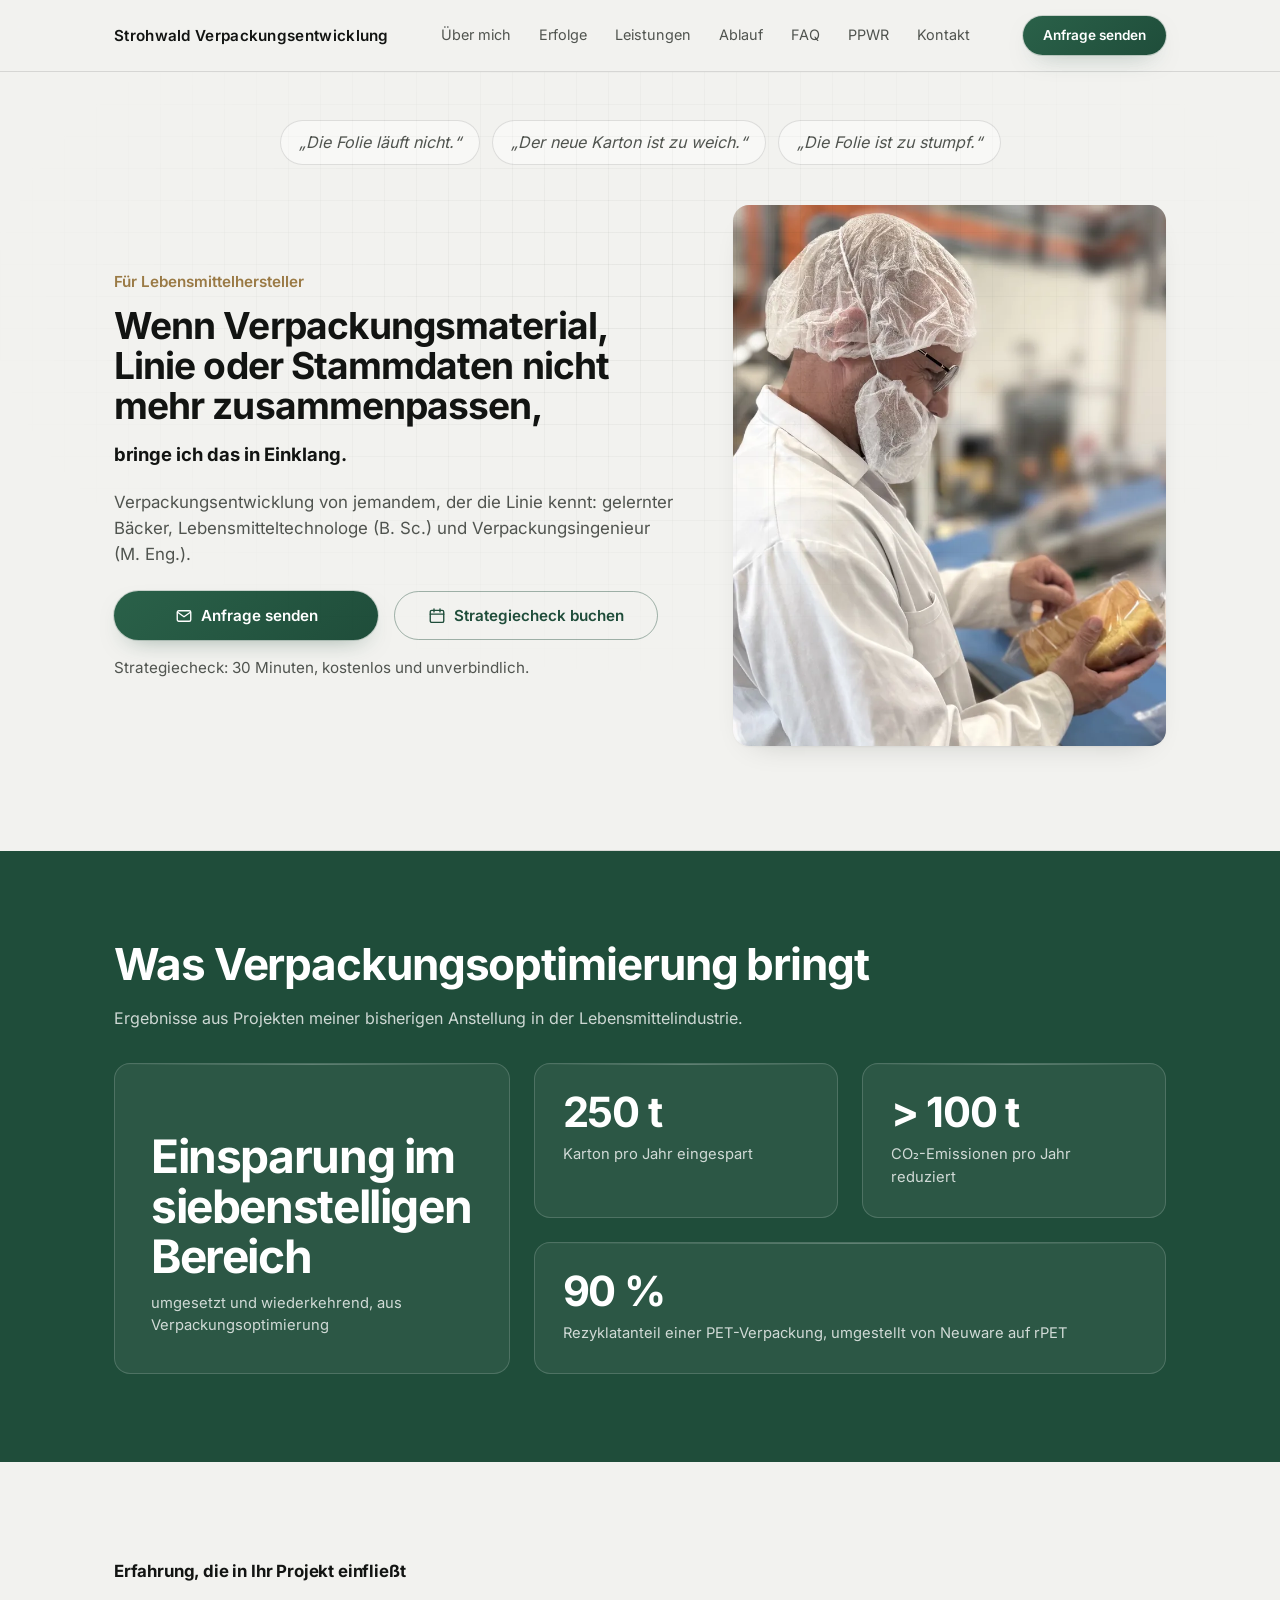
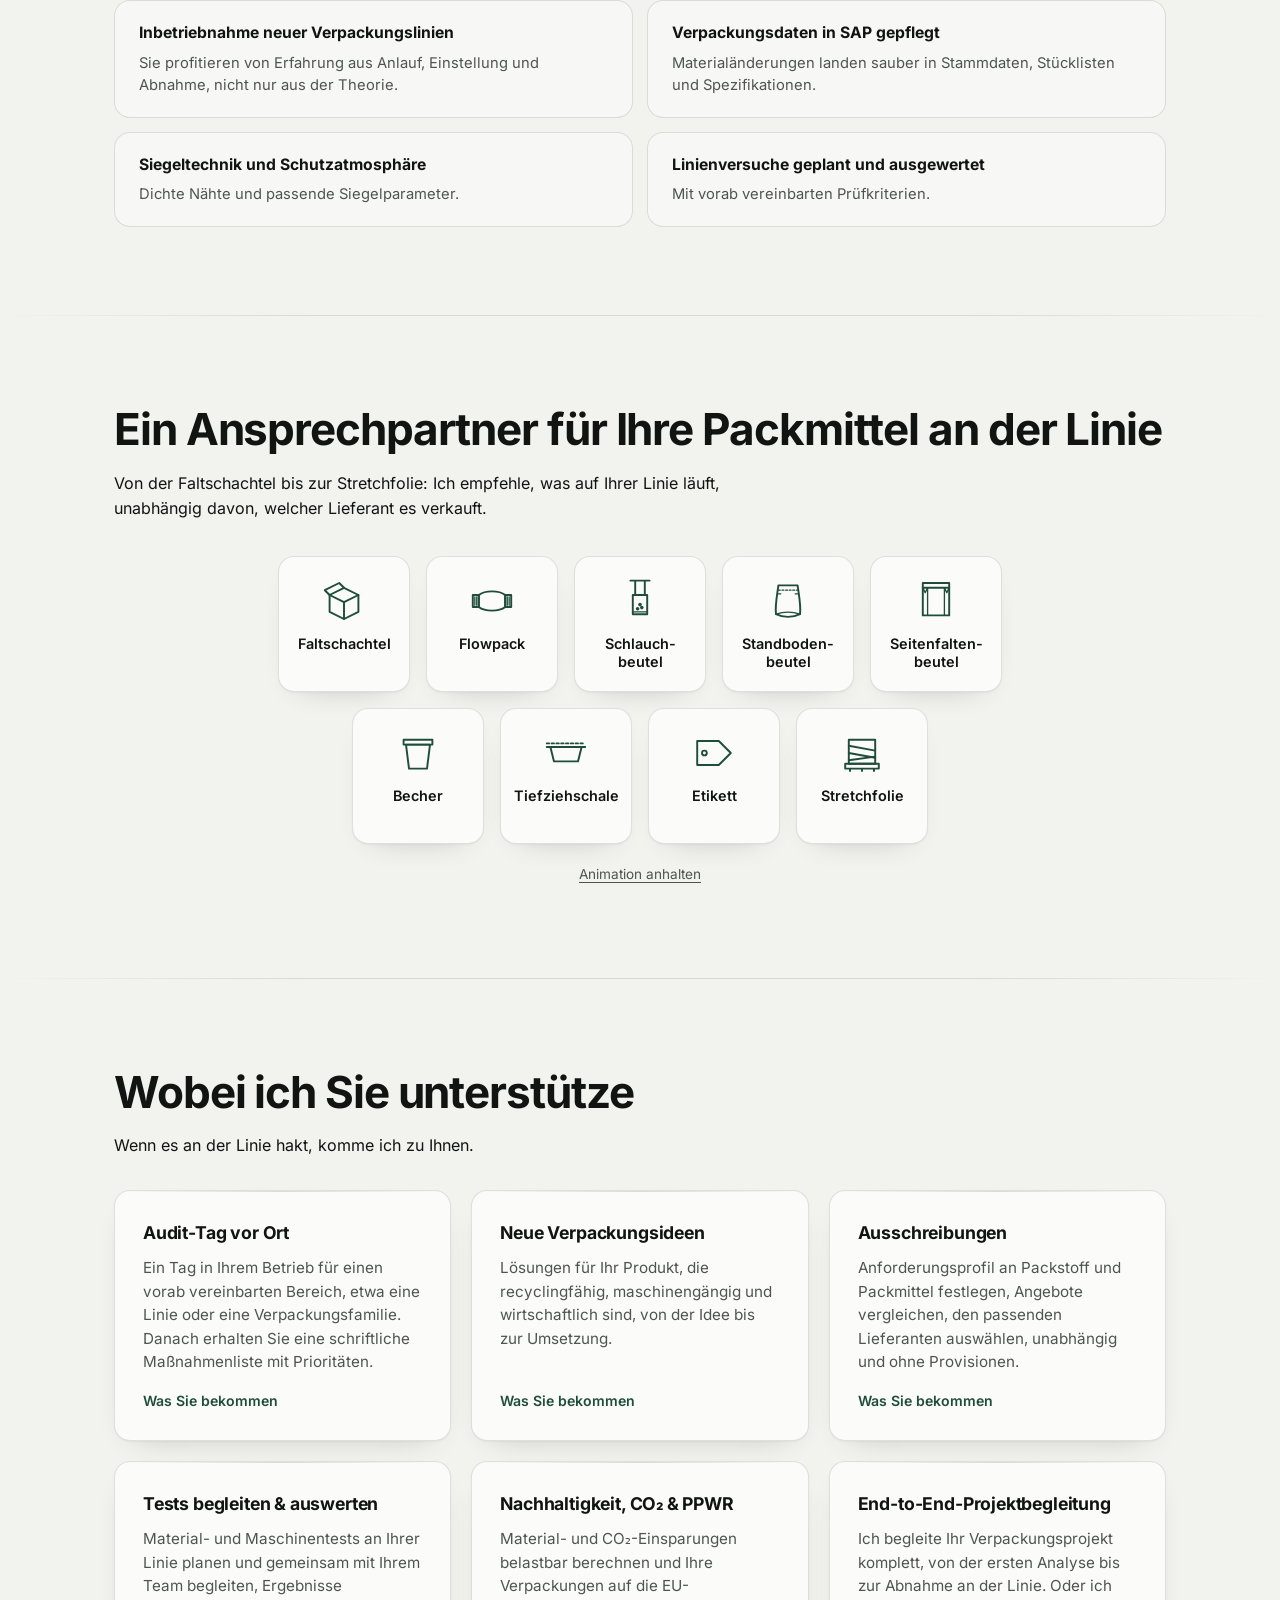
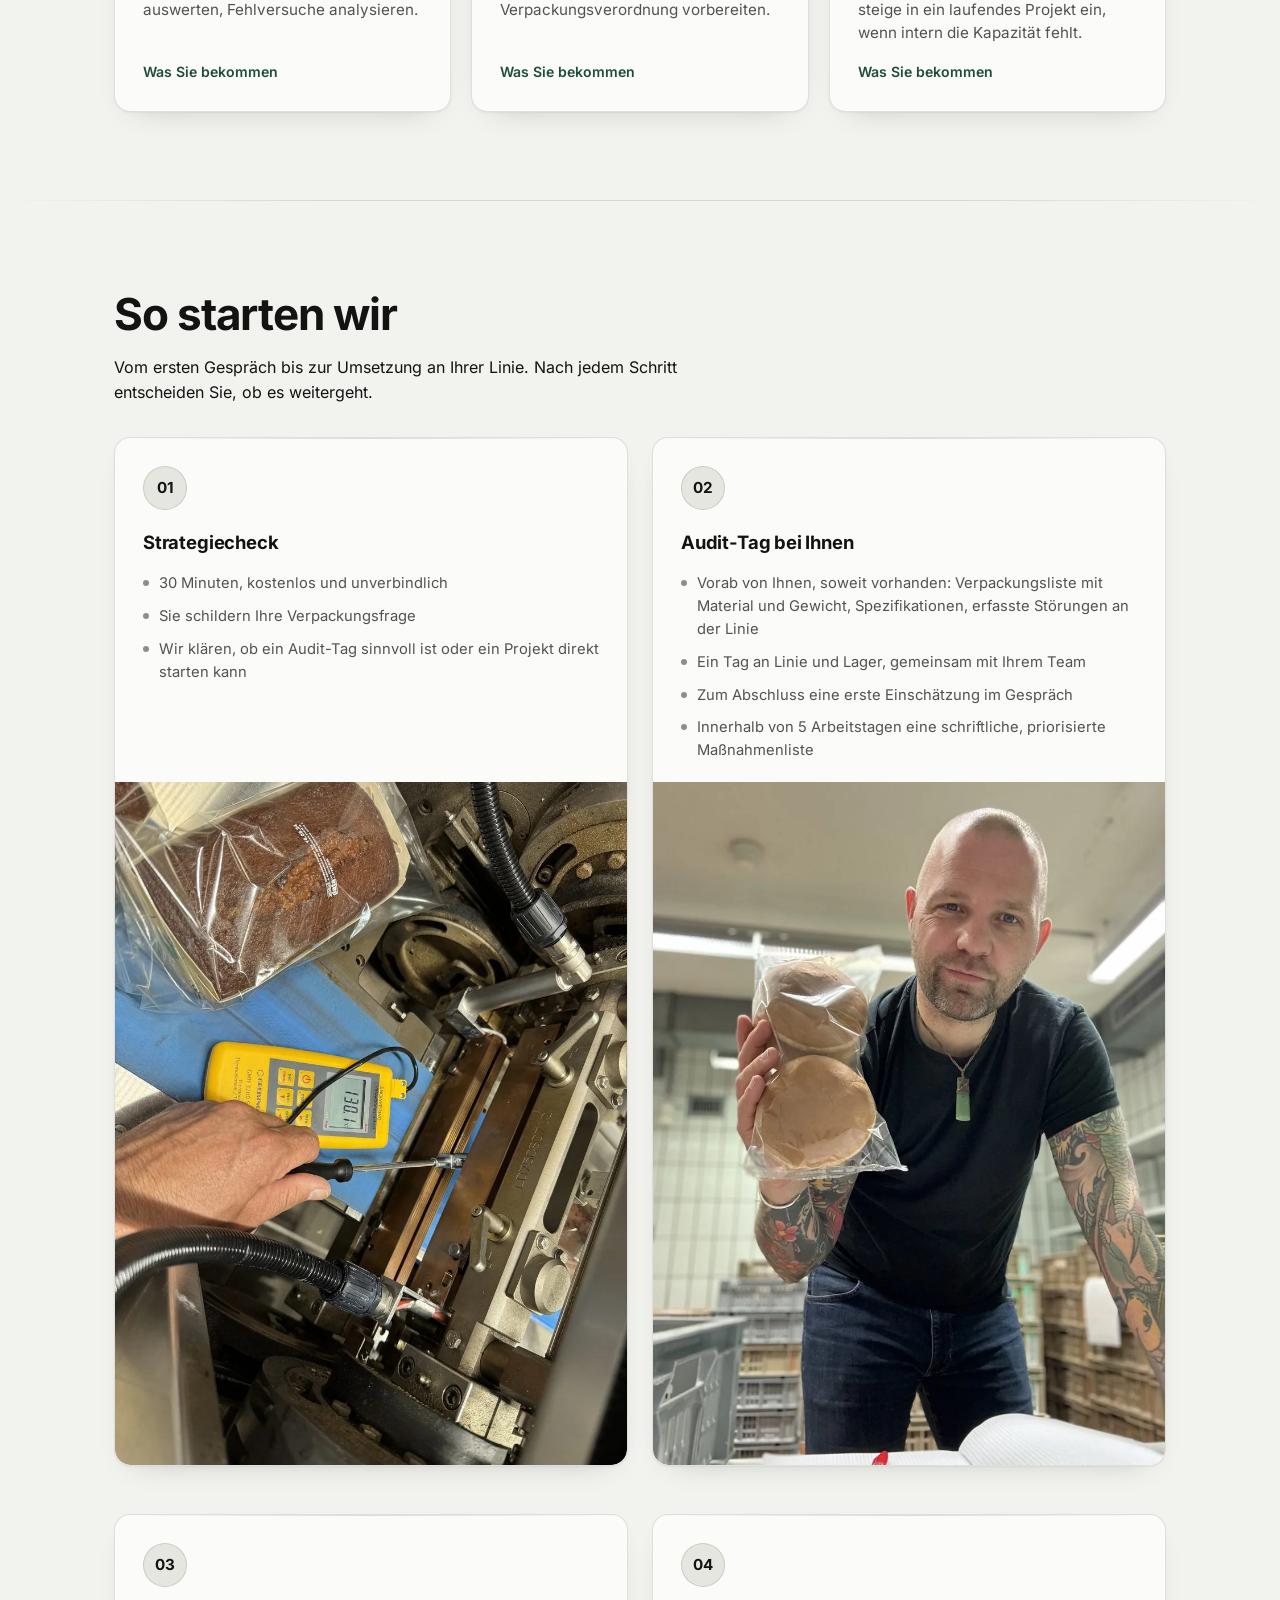
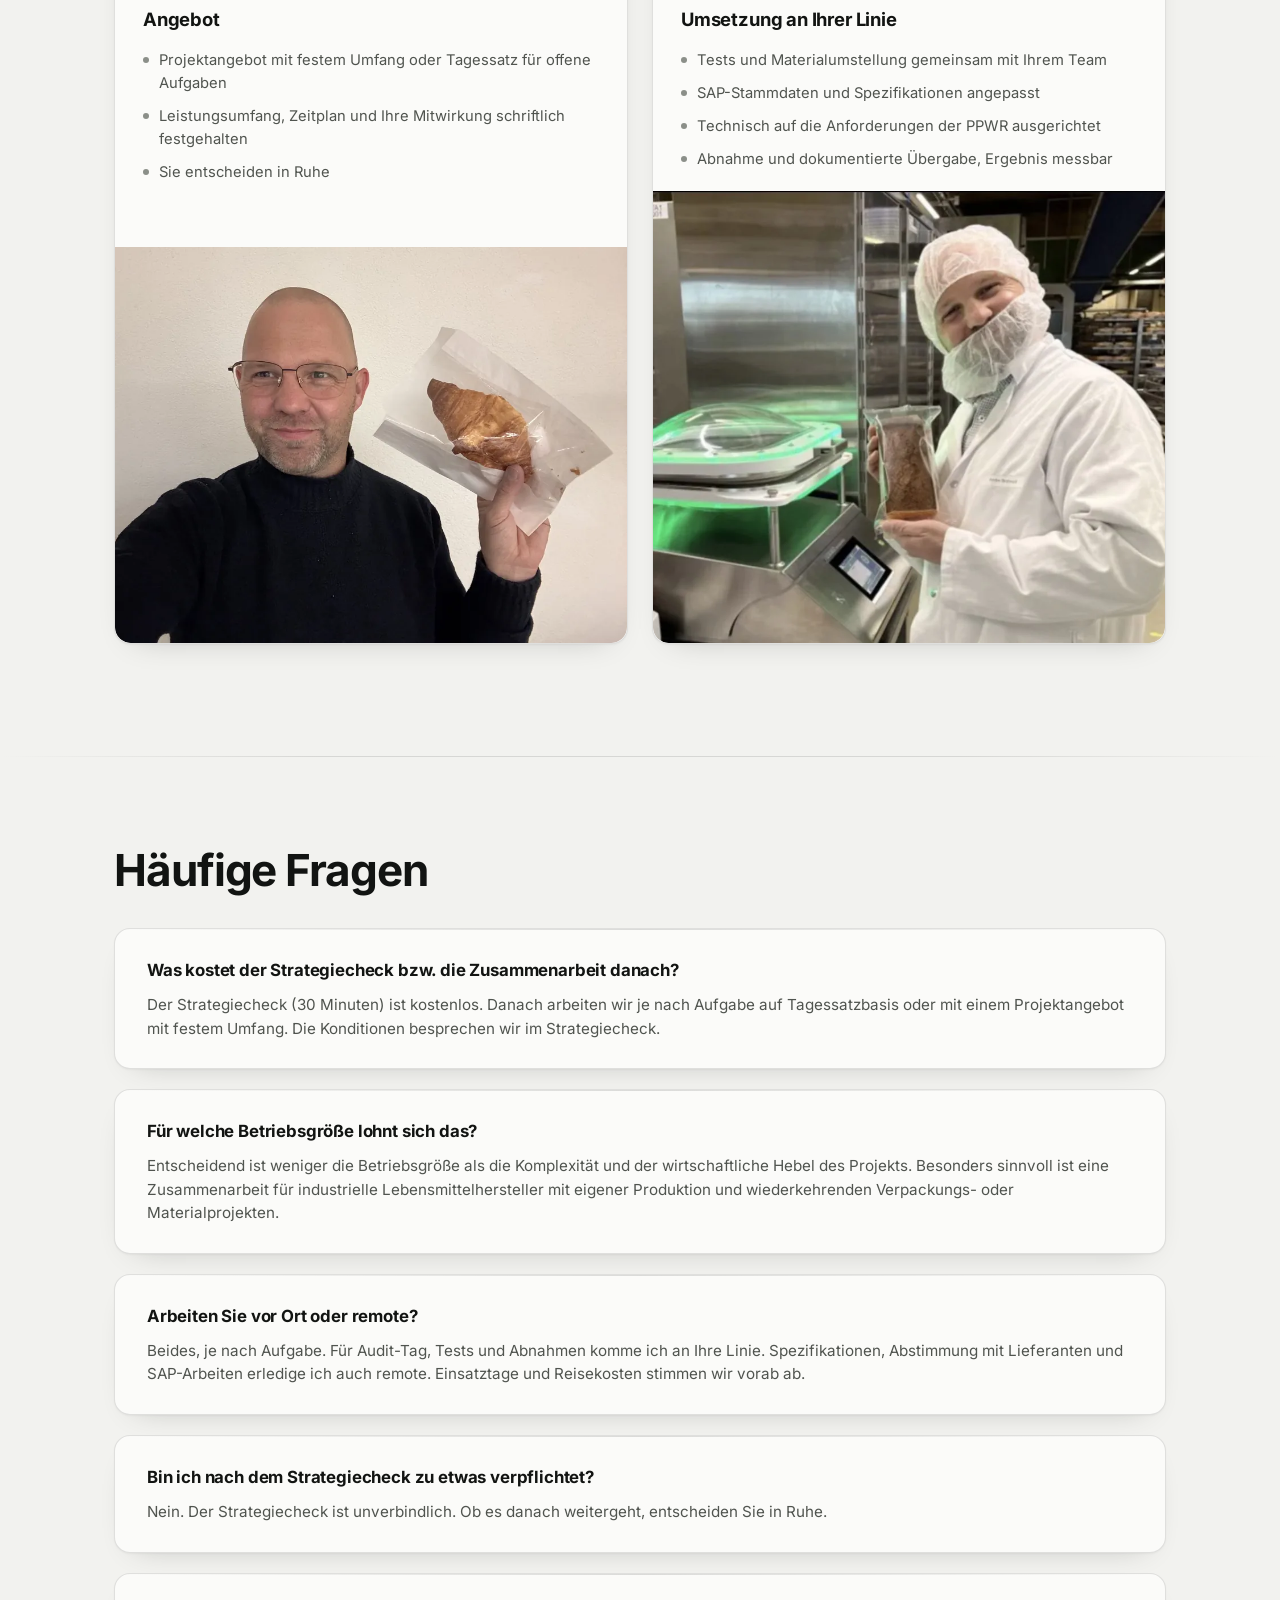
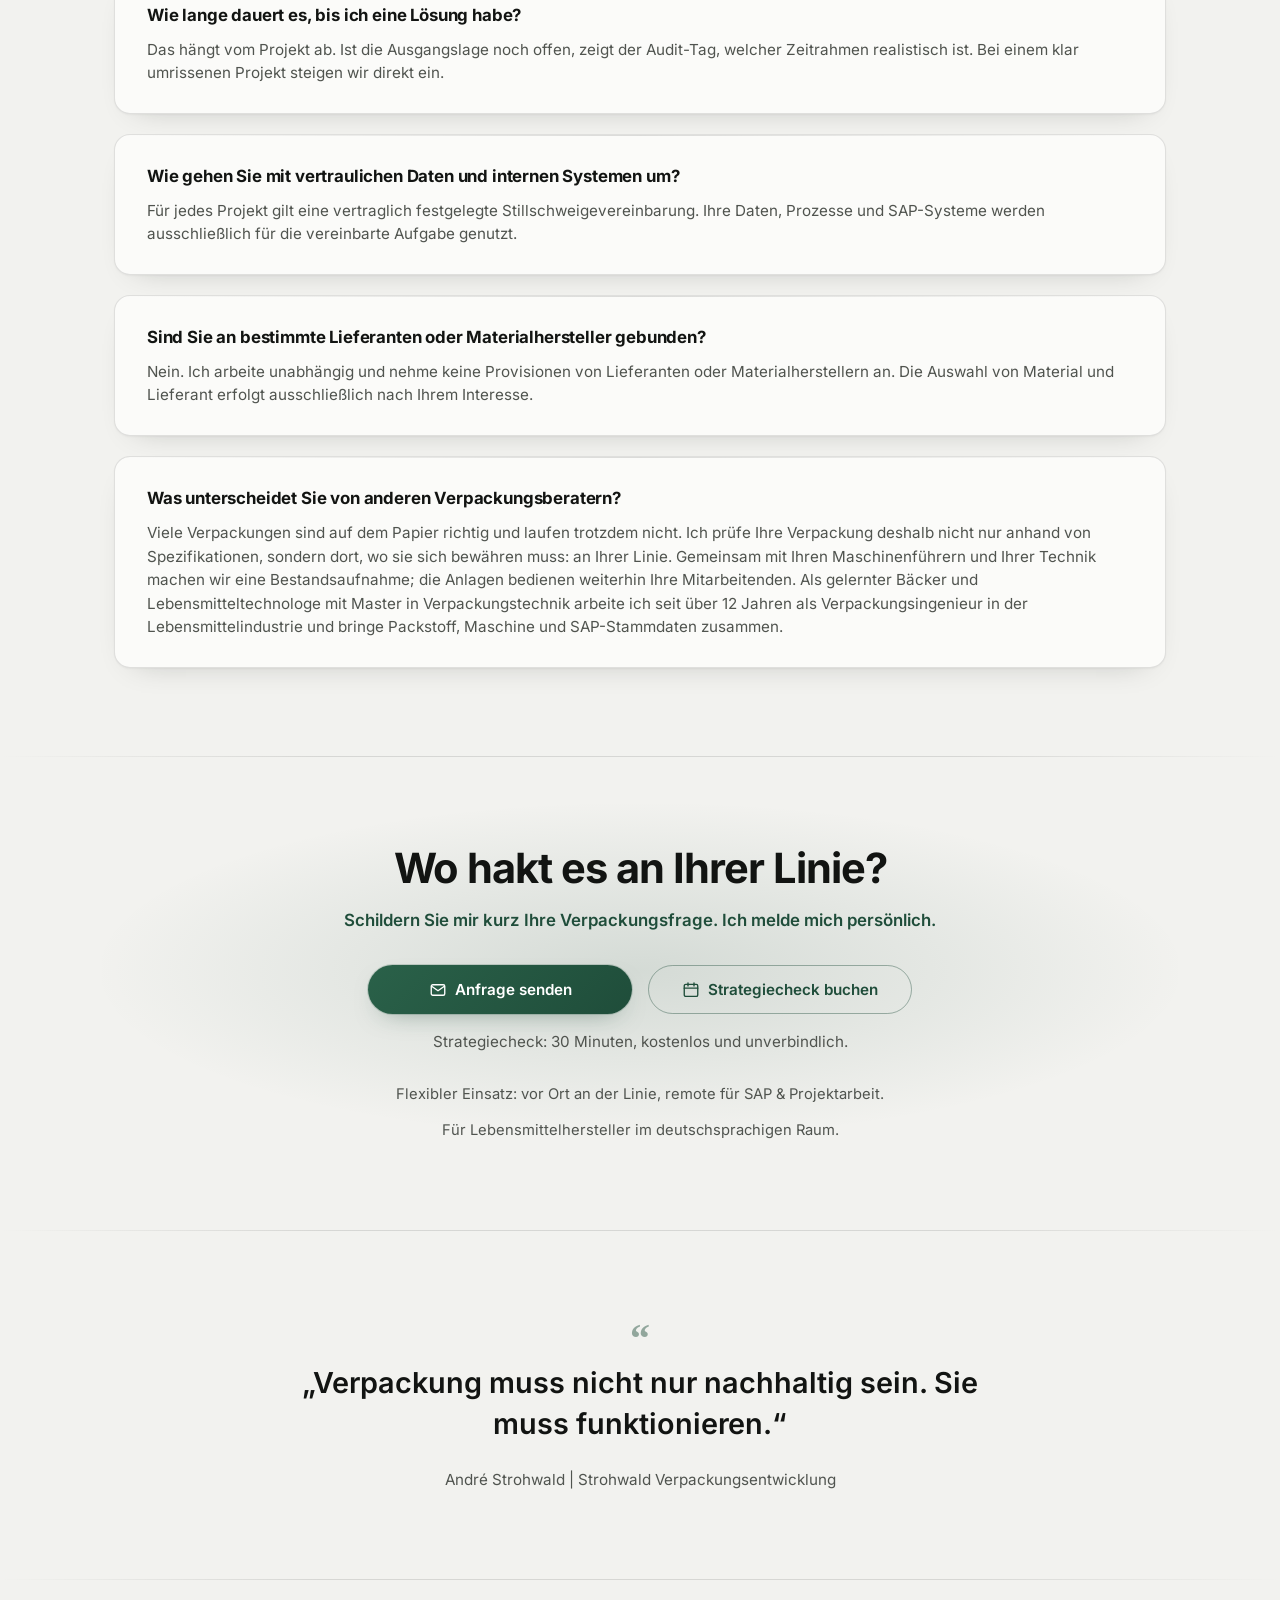
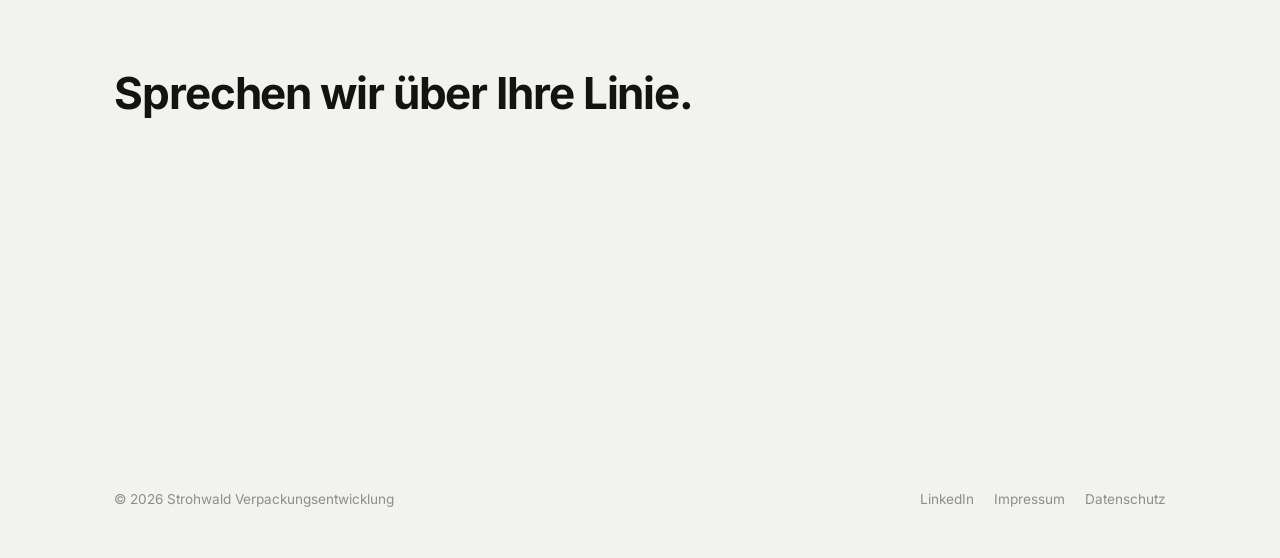
<file: index.html>
<!DOCTYPE html>
<html lang="de">
<head>
<meta charset="UTF-8" />
<meta name="viewport" content="width=device-width, initial-scale=1.0" />
<title>Strohwald Verpackungsentwicklung | André Strohwald</title>
<meta name="description" content="André Strohwald, Verpackungsingenieur (M. Eng.): Verpackungsentwicklung für Lebensmittelhersteller im deutschsprachigen Raum." />
<meta property="og:type" content="website" />
<meta property="og:site_name" content="Strohwald Verpackungsentwicklung" />
<meta property="og:url" content="https://strohwald-verpackungsentwicklung.de/" />
<link rel="canonical" href="https://strohwald-verpackungsentwicklung.de/" />
<meta property="og:title" content="Strohwald Verpackungsentwicklung" />
<meta property="og:description" content="André Strohwald, Verpackungsingenieur (M. Eng.): Verpackungsentwicklung für Lebensmittelhersteller im deutschsprachigen Raum." />
<meta property="og:image" content="https://strohwald-verpackungsentwicklung.de/assets/images/og-image.jpg" />
<meta property="og:image:width" content="1200" />
<meta property="og:image:height" content="630" />
<meta property="og:locale" content="de_DE" />
<meta name="twitter:card" content="summary_large_image" />
<meta name="twitter:title" content="Strohwald Verpackungsentwicklung" />
<meta name="twitter:description" content="André Strohwald, Verpackungsingenieur (M. Eng.): Verpackungsentwicklung für Lebensmittelhersteller im deutschsprachigen Raum." />
<meta name="twitter:image" content="https://strohwald-verpackungsentwicklung.de/assets/images/og-image.jpg" />
<link rel="icon" href="assets/favicon.svg" type="image/svg+xml" />
<link rel="preload" href="assets/fonts/inter-latin-wght-normal.woff2" as="font" type="font/woff2" crossorigin />
<link rel="stylesheet" href="assets/style.css?v=1795900000" />
<script type="application/ld+json">
{
  "@context": "https://schema.org",
  "@graph": [
    {
      "@type": "ProfessionalService",
      "@id": "https://strohwald-verpackungsentwicklung.de/#firma",
      "name": "Strohwald Verpackungsentwicklung",
      "url": "https://strohwald-verpackungsentwicklung.de/",
      "description": "Ingenieurleistungen in der Verpackungsentwicklung für Lebensmittelhersteller im deutschsprachigen Raum: Packstoff, Linie und Stammdaten, PPWR und Materialeinsparung.",
      "image": "https://strohwald-verpackungsentwicklung.de/assets/images/og-image.jpg",
      "email": "andre@strohwald-verpackungsentwicklung.de",
      "member": {
        "@id": "https://strohwald-verpackungsentwicklung.de/#andre"
      },
      "areaServed": [
        {
          "@type": "Country",
          "name": "Deutschland"
        },
        {
          "@type": "Country",
          "name": "Österreich"
        },
        {
          "@type": "Country",
          "name": "Schweiz"
        },
        {
          "@type": "Country",
          "name": "Liechtenstein"
        }
      ],
      "knowsAbout": [
        "Verpackungsentwicklung",
        "Lebensmittelverpackungen",
        "PPWR (EU-Verpackungsverordnung 2025/40)",
        "Siegeltechnik",
        "Folienverpackungen",
        "Schutzgasverpackung (MAP)",
        "Karton",
        "Tiefziehverpackungen",
        "Etiketten",
        "Materialeinsparung",
        "SAP-Stammdaten für Packmittel"
      ],
      "sameAs": [
        "https://www.linkedin.com/in/andr%C3%A9-strohwald-752a7868"
      ]
    },
    {
      "@type": "Person",
      "@id": "https://strohwald-verpackungsentwicklung.de/#andre",
      "name": "André Strohwald",
      "jobTitle": ["Verpackungsingenieur", "Verpackungsentwickler"],
      "url": "https://strohwald-verpackungsentwicklung.de/ueber-mich.html",
      "image": "https://strohwald-verpackungsentwicklung.de/assets/images/andre-strohwald.webp",
      "sameAs": [
        "https://www.linkedin.com/in/andr%C3%A9-strohwald-752a7868"
      ],
      "alumniOf": {
        "@type": "CollegeOrUniversity",
        "name": "Berliner Hochschule für Technik"
      },
      "hasCredential": [
        {
          "@type": "EducationalOccupationalCredential",
          "name": "M. Eng. Verpackungstechnik"
        },
        {
          "@type": "EducationalOccupationalCredential",
          "name": "B. Sc. Lebensmitteltechnologie"
        },
        {
          "@type": "EducationalOccupationalCredential",
          "name": "Ausbildung zum Bäcker"
        }
      ],
      "knowsAbout": [
        "Verpackungsentwicklung",
        "Lebensmittelverpackungen",
        "PPWR (EU-Verpackungsverordnung 2025/40)",
        "Siegeltechnik",
        "Folienverpackungen",
        "Schutzgasverpackung (MAP)",
        "Karton",
        "Tiefziehverpackungen",
        "Etiketten",
        "Materialeinsparung",
        "SAP-Stammdaten für Packmittel"
      ]
    },
    {
      "@type": "WebSite",
      "@id": "https://strohwald-verpackungsentwicklung.de/#website",
      "url": "https://strohwald-verpackungsentwicklung.de/",
      "name": "Strohwald Verpackungsentwicklung",
      "inLanguage": "de",
      "publisher": {
        "@id": "https://strohwald-verpackungsentwicklung.de/#firma"
      }
    }
  ]
}
</script>
</head>
<body>

<header class="site-header">
  <div class="container">
    <div class="header-start">
      <button type="button" class="nav-toggle" aria-label="Menü öffnen" aria-expanded="false" aria-controls="main-nav">
        <svg viewBox="0 0 24 24" fill="none" stroke="currentColor" stroke-width="1.8" stroke-linecap="round">
          <line x1="4" y1="7" x2="20" y2="7"/>
          <line x1="4" y1="12" x2="20" y2="12"/>
          <line x1="4" y1="17" x2="20" y2="17"/>
        </svg>
      </button>
      <a href="#" class="brand">
        <span class="brand-name">Strohwald Verpackungsentwicklung</span>
      </a>
    </div>
    <nav class="main-nav" id="main-nav">
      <a href="ueber-mich.html">Über mich</a>
      <a href="#erfolge">Erfolge</a>
      <a href="#leistungen">Leistungen</a>
      <a href="#prozess">Ablauf</a>
      <a href="#faq">FAQ</a>
      <a href="ppwr.html">PPWR</a>
      <a href="#kontakt">Kontakt</a>
      <a href="mailto:andre@strohwald-verpackungsentwicklung.de?subject=Anfrage%20Verpackung" class="nav-mobile-cta">Anfrage senden</a>
    </nav>
    <a href="mailto:andre@strohwald-verpackungsentwicklung.de?subject=Anfrage%20Verpackung" class="btn btn-primary btn-small nav-cta">Anfrage senden</a>
  </div>
</header>

<main>

  <!-- Hero -->
  <section class="hero">
    <div class="container hero-inner hero-inner--foto">
      <ul class="hero-symptoms" aria-label="Typische Sätze aus der Produktion">
        <li>„Die Folie läuft nicht.“</li>
        <li>„Der neue Karton ist zu weich.“</li>
        <li>„Die Folie ist zu stumpf.“</li>
      </ul>
      <div class="hero-text">
        <p class="eyebrow">Für Lebensmittelhersteller</p>
        <h1>Wenn Verpackungsmaterial, Linie oder Stammdaten nicht mehr zusammenpassen,</h1>
        <p class="hero-lead">bringe ich das in Einklang.</p>

        <p class="hero-intro">Verpackungsentwicklung von jemandem, der die Linie kennt: gelernter Bäcker, Lebensmitteltechnologe (B.&nbsp;Sc.) und Verpackungsingenieur (M.&nbsp;Eng.).</p>

        <div class="hero-actions">
          <a href="mailto:andre@strohwald-verpackungsentwicklung.de?subject=Anfrage%20Verpackung" class="btn btn-primary"><svg class="btn-icon" viewBox="0 0 24 24" width="18" height="18" aria-hidden="true" focusable="false"><rect x="3" y="5" width="18" height="14" rx="2"/><path d="m3.5 7 8.5 6 8.5-6"/></svg>Anfrage senden</a>
          <a href="https://calendly.com/strohwald-verpackungsentwicklung/30min" class="btn btn-outline" target="_blank" rel="noopener"><svg class="btn-icon" viewBox="0 0 24 24" width="18" height="18" aria-hidden="true" focusable="false"><rect x="3" y="4.5" width="18" height="16" rx="2"/><path d="M3 9.5h18M8 2.5v4M16 2.5v4"/></svg>Strategiecheck buchen</a>
          <p class="cta-alt">Strategiecheck: 30&nbsp;Minuten, kostenlos und unverbindlich.</p>
        </div>
      </div>
      <figure class="hero-foto hero-foto--linie">
        <img src="assets/images/qualitaetskontrolle-1200.webp" srcset="assets/images/qualitaetskontrolle-800.webp 800w, assets/images/qualitaetskontrolle-1200.webp 1200w" sizes="(min-width: 960px) 460px, 100vw" alt="André Strohwald prüft ein verpacktes Brot an der Verpackungslinie" width="1200" height="1426" fetchpriority="high" />
      </figure>
    </div>
  </section>

  <!-- Erfolge -->
  <section id="erfolge" class="erfolge-gruen">
    <div class="container">
      <h2>Was Verpackungs&shy;optimierung bringt</h2>
      <p class="section-intro">Ergebnisse aus Projekten meiner bisherigen Anstellung in der Lebensmittelindustrie.</p>

      <div class="stats-grid stats-bento">
        <div class="stat-tile stat-tile-feature">
          <div class="stat-value">Einsparung im siebenstelligen Bereich</div>
          <div class="stat-label">umgesetzt und wiederkehrend, aus Verpackungsoptimierung</div>
        </div>
        <div class="stat-tile">
          <div class="stat-value">250 t</div>
          <div class="stat-label">Karton pro Jahr eingespart</div>
        </div>
        <div class="stat-tile">
          <div class="stat-value">&gt;&nbsp;100&nbsp;t</div>
          <div class="stat-label">CO₂-Emissionen pro Jahr reduziert</div>
        </div>
        <div class="stat-tile stat-tile-wide">
          <div class="stat-value">90 %</div>
          <div class="stat-label">Rezyklatanteil einer PET-Verpackung, umgestellt von Neuware auf rPET</div>
        </div>
      </div>
    </div>
  </section>

  <!-- Erfahrung -->
  <section id="erfahrung">
    <div class="container">
      <h3 class="experience-title">Erfahrung, die in Ihr Projekt einfließt</h3>
      <div class="experience-grid">
        <div class="experience-card">
          <h4>Inbetriebnahme neuer Verpackungslinien</h4>
          <p>Sie profitieren von Erfahrung aus Anlauf, Einstellung und Abnahme, nicht nur aus der Theorie.</p>
        </div>
        <div class="experience-card">
          <h4>Verpackungsdaten in SAP gepflegt</h4>
          <p>Materialänderungen landen sauber in Stammdaten, Stücklisten und Spezifikationen.</p>
        </div>
        <div class="experience-card">
          <h4>Siegeltechnik und Schutzatmosphäre</h4>
          <p>Dichte Nähte und passende Siegelparameter.</p>
        </div>
        <div class="experience-card">
          <h4>Linienversuche geplant und ausgewertet</h4>
          <p>Mit vorab vereinbarten Prüfkriterien.</p>
        </div>
      </div>
    </div>
  </section>

  <!-- Packmittel -->
  <section id="packmittel" class="materials-section">
    <div class="container">
      <h2>Ein Ansprechpartner für Ihre Packmittel an der Linie</h2>
      <p class="section-intro">Von der Faltschachtel bis zur Stretchfolie: Ich empfehle, was auf Ihrer Linie läuft, unabhängig davon, welcher Lieferant es verkauft.</p>
    </div>
    <div class="material-band" data-material-anim>
        <ul class="material-list">
          <li class="material-chip"><svg viewBox="0 0 40 40" aria-hidden="true"><path d="M8 15L20 9L32 15L32 29L20 35L8 29Z"><animate attributeName="d" values="M8 15L20 9L32 15L32 29L20 35L8 29Z;M8 15L20 9L32 15L32 29L20 35L8 29Z;M8 29L20 23L32 29L32 29L20 35L8 29Z;M8 29L20 23L32 29L32 29L20 35L8 29Z;M8 15L20 9L32 15L32 29L20 35L8 29Z;M8 15L20 9L32 15L32 29L20 35L8 29Z;M8 15L20 9L32 15L32 29L20 35L8 29Z" keyTimes="0;0.0122;0.0278;0.0417;0.0694;0.0903;1" calcMode="spline" keySplines=".45 0 .25 1;.45 0 .25 1;.45 0 .25 1;.45 0 .25 1;.45 0 .25 1;.45 0 .25 1" dur="28.8s" begin="0.8s" repeatCount="indefinite"/></path><path d="M8 15L20 21L32 15M20 21L20 35"><animate attributeName="d" values="M8 15L20 21L32 15M20 21L20 35;M8 15L20 21L32 15M20 21L20 35;M8 29L20 35L32 29M20 35L20 35;M8 29L20 35L32 29M20 35L20 35;M8 15L20 21L32 15M20 21L20 35;M8 15L20 21L32 15M20 21L20 35;M8 15L20 21L32 15M20 21L20 35" keyTimes="0;0.0122;0.0278;0.0417;0.0694;0.0903;1" calcMode="spline" keySplines=".45 0 .25 1;.45 0 .25 1;.45 0 .25 1;.45 0 .25 1;.45 0 .25 1;.45 0 .25 1" dur="28.8s" begin="0.8s" repeatCount="indefinite"/></path><path d="M8 15L4 11L16 5L20 9"><animate attributeName="d" values="M8 15L4 11L16 5L20 9;M8 15L14 18L26 12L20 9;M8 29L14 32L26 26L20 23;M8 29L14 32L26 26L20 23;M8 15L14 18L26 12L20 9;M8 15L4 11L16 5L20 9;M8 15L4 11L16 5L20 9" keyTimes="0;0.0122;0.0278;0.0417;0.0694;0.0903;1" calcMode="spline" keySplines=".45 0 .25 1;.45 0 .25 1;.45 0 .25 1;.45 0 .25 1;.45 0 .25 1;.45 0 .25 1" dur="28.8s" begin="0.8s" repeatCount="indefinite"/></path></svg><span>Faltschachtel</span></li>
          <li class="material-chip"><svg viewBox="0 0 40 40" aria-hidden="true"><path d="M9 15C14 11 26 11 31 15L31 25C26 29 14 29 9 25Z"/><path d="M4 15h5v10H4zM31 15h5v10h-5z"/><path class="mc-thin" d="M5.7 16.5v7M7.3 16.5v7M32.7 16.5v7M34.3 16.5v7"/><g opacity="0"><path d="M2.5 12h8M29.5 12h8"/><animateTransform attributeName="transform" type="translate" values="0 0;0 0;0 2;0 2;0 0;0 0;0 0" keyTimes="0;0.0104;0.0243;0.0451;0.059;0.0729;1" calcMode="spline" keySplines=".45 0 .25 1;.45 0 .25 1;.45 0 .25 1;.45 0 .25 1;.45 0 .25 1;.45 0 .25 1" dur="28.8s" begin="4s" repeatCount="indefinite"/><animate attributeName="opacity" values="0;1;1;1;1;0;0" keyTimes="0;0.0104;0.0243;0.0451;0.059;0.0729;1" calcMode="spline" keySplines=".45 0 .25 1;.45 0 .25 1;.45 0 .25 1;.45 0 .25 1;.45 0 .25 1;.45 0 .25 1" dur="28.8s" begin="4s" repeatCount="indefinite"/></g><g opacity="0"><path d="M2.5 28h8M29.5 28h8"/><animateTransform attributeName="transform" type="translate" values="0 0;0 0;0 -2;0 -2;0 0;0 0;0 0" keyTimes="0;0.0104;0.0243;0.0451;0.059;0.0729;1" calcMode="spline" keySplines=".45 0 .25 1;.45 0 .25 1;.45 0 .25 1;.45 0 .25 1;.45 0 .25 1;.45 0 .25 1" dur="28.8s" begin="4s" repeatCount="indefinite"/><animate attributeName="opacity" values="0;1;1;1;1;0;0" keyTimes="0;0.0104;0.0243;0.0451;0.059;0.0729;1" calcMode="spline" keySplines=".45 0 .25 1;.45 0 .25 1;.45 0 .25 1;.45 0 .25 1;.45 0 .25 1;.45 0 .25 1" dur="28.8s" begin="4s" repeatCount="indefinite"/></g></svg><span>Flowpack</span></li>
          <li class="material-chip"><svg viewBox="0 0 40 40" aria-hidden="true"><path d="M12 3h16M16 3v12M24 3v12"/><path d="M14 15h12v16H14z"/><path class="mc-thin" d="M14 29h12"/><circle class="mc-dot" cx="18" cy="26.5" r="1.5"><animateTransform attributeName="transform" type="translate" values="0 0;0 0;0 -19;0 -19;0 0;0 0" keyTimes="0;0.0104;0.0122;0.0139;0.0312;1" calcMode="spline" keySplines=".45 0 .25 1;.45 0 .25 1;.45 0 .25 1;.45 0 .25 1;.45 0 .25 1" dur="28.8s" begin="7.2s" repeatCount="indefinite"/><animate attributeName="opacity" values="1;0;0;1;1;1" keyTimes="0;0.0104;0.0139;0.0156;0.0312;1" calcMode="spline" keySplines=".45 0 .25 1;.45 0 .25 1;.45 0 .25 1;.45 0 .25 1;.45 0 .25 1" dur="28.8s" begin="7.2s" repeatCount="indefinite"/></circle><circle class="mc-dot" cx="21.5" cy="25.5" r="1.5"><animateTransform attributeName="transform" type="translate" values="0 0;0 0;0 -19;0 -19;0 0;0 0" keyTimes="0;0.0104;0.0122;0.0181;0.0354;1" calcMode="spline" keySplines=".45 0 .25 1;.45 0 .25 1;.45 0 .25 1;.45 0 .25 1;.45 0 .25 1" dur="28.8s" begin="7.2s" repeatCount="indefinite"/><animate attributeName="opacity" values="1;0;0;1;1;1" keyTimes="0;0.0104;0.0181;0.0198;0.0354;1" calcMode="spline" keySplines=".45 0 .25 1;.45 0 .25 1;.45 0 .25 1;.45 0 .25 1;.45 0 .25 1" dur="28.8s" begin="7.2s" repeatCount="indefinite"/></circle><circle class="mc-dot" cx="20" cy="23" r="1.5"><animateTransform attributeName="transform" type="translate" values="0 0;0 0;0 -19;0 -19;0 0;0 0" keyTimes="0;0.0104;0.0122;0.0222;0.0396;1" calcMode="spline" keySplines=".45 0 .25 1;.45 0 .25 1;.45 0 .25 1;.45 0 .25 1;.45 0 .25 1" dur="28.8s" begin="7.2s" repeatCount="indefinite"/><animate attributeName="opacity" values="1;0;0;1;1;1" keyTimes="0;0.0104;0.0222;0.024;0.0396;1" calcMode="spline" keySplines=".45 0 .25 1;.45 0 .25 1;.45 0 .25 1;.45 0 .25 1;.45 0 .25 1" dur="28.8s" begin="7.2s" repeatCount="indefinite"/></circle><g opacity="0"><path d="M7 15h6"/><animateTransform attributeName="transform" type="translate" values="0 0;0 0;1.5 0;1.5 0;0 0;0 0" keyTimes="0;0.0347;0.0486;0.066;0.0799;1" calcMode="spline" keySplines=".45 0 .25 1;.45 0 .25 1;.45 0 .25 1;.45 0 .25 1;.45 0 .25 1" dur="28.8s" begin="7.2s" repeatCount="indefinite"/><animate attributeName="opacity" values="0;1;1;1;0;0" keyTimes="0;0.0347;0.0486;0.066;0.0799;1" calcMode="spline" keySplines=".45 0 .25 1;.45 0 .25 1;.45 0 .25 1;.45 0 .25 1;.45 0 .25 1" dur="28.8s" begin="7.2s" repeatCount="indefinite"/></g><g opacity="0"><path d="M27 15h6"/><animateTransform attributeName="transform" type="translate" values="0 0;0 0;-1.5 0;-1.5 0;0 0;0 0" keyTimes="0;0.0347;0.0486;0.066;0.0799;1" calcMode="spline" keySplines=".45 0 .25 1;.45 0 .25 1;.45 0 .25 1;.45 0 .25 1;.45 0 .25 1" dur="28.8s" begin="7.2s" repeatCount="indefinite"/><animate attributeName="opacity" values="0;1;1;1;0;0" keyTimes="0;0.0347;0.0486;0.066;0.0799;1" calcMode="spline" keySplines=".45 0 .25 1;.45 0 .25 1;.45 0 .25 1;.45 0 .25 1;.45 0 .25 1" dur="28.8s" begin="7.2s" repeatCount="indefinite"/></g></svg><span>Schlauch&shy;beutel</span></li>
          <li class="material-chip"><svg viewBox="0 0 40 40" aria-hidden="true"><path d="M12 7L28 7C29 15 31 24 30 31C24 34 16 34 10 31C9 24 11 15 12 7Z"><animate attributeName="d" values="M12 7L28 7C29 15 31 24 30 31C24 34 16 34 10 31C9 24 11 15 12 7Z;M12 7L28 7C28 15 28 24 28 31C24 31 16 31 12 31C12 24 12 15 12 7Z;M12 7L28 7C28 15 28 24 28 31C24 31 16 31 12 31C12 24 12 15 12 7Z;M12 7L28 7C29 15 31 24 30 31C24 34 16 34 10 31C9 24 11 15 12 7Z;M12 7L28 7C29 15 31 24 30 31C24 34 16 34 10 31C9 24 11 15 12 7Z" keyTimes="0;0.0174;0.0347;0.066;1" calcMode="spline" keySplines=".45 0 .25 1;.45 0 .25 1;.45 0 .25 1;.45 0 .25 1" dur="28.8s" begin="10.4s" repeatCount="indefinite"/></path><path class="mc-thin" d="M10 31C16 29 24 29 30 31"><animate attributeName="d" values="M10 31C16 29 24 29 30 31;M12 31C16 31 24 31 28 31;M12 31C16 31 24 31 28 31;M10 31C16 29 24 29 30 31;M10 31C16 29 24 29 30 31" keyTimes="0;0.0174;0.0347;0.066;1" calcMode="spline" keySplines=".45 0 .25 1;.45 0 .25 1;.45 0 .25 1;.45 0 .25 1" dur="28.8s" begin="10.4s" repeatCount="indefinite"/></path><path class="mc-thin" d="M12 11h16" stroke-dasharray="1.5 1.5"/><path class="mc-thin" d="M12 14h2M26 14h2"/></svg><span>Standboden&shy;beutel</span></li>
          <li class="material-chip"><svg viewBox="0 0 40 40" aria-hidden="true"><path d="M9 9L31 9L31 32L9 32Z"><animate attributeName="d" values="M9 9L31 9L31 32L9 32Z;M13 9L27 9L27 32L13 32Z;M13 9L27 9L27 32L13 32Z;M9 9L31 9L31 32L9 32Z;M9 9L31 9L31 32L9 32Z" keyTimes="0;0.0174;0.0347;0.066;1" calcMode="spline" keySplines=".45 0 .25 1;.45 0 .25 1;.45 0 .25 1;.45 0 .25 1" dur="28.8s" begin="13.6s" repeatCount="indefinite"/></path><path d="M9 9L9 5L31 5L31 9"><animate attributeName="d" values="M9 9L9 5L31 5L31 9;M13 9L13 5L27 5L27 9;M13 9L13 5L27 5L27 9;M9 9L9 5L31 5L31 9;M9 9L9 5L31 5L31 9" keyTimes="0;0.0174;0.0347;0.066;1" calcMode="spline" keySplines=".45 0 .25 1;.45 0 .25 1;.45 0 .25 1;.45 0 .25 1" dur="28.8s" begin="13.6s" repeatCount="indefinite"/></path><path class="mc-thin" d="M9 9L11 13L13 9M27 9L29 13L31 9"><animate attributeName="d" values="M9 9L11 13L13 9M27 9L29 13L31 9;M13 9L13 13L13 9M27 9L27 13L27 9;M13 9L13 13L13 9M27 9L27 13L27 9;M9 9L11 13L13 9M27 9L29 13L31 9;M9 9L11 13L13 9M27 9L29 13L31 9" keyTimes="0;0.0174;0.0347;0.066;1" calcMode="spline" keySplines=".45 0 .25 1;.45 0 .25 1;.45 0 .25 1;.45 0 .25 1" dur="28.8s" begin="13.6s" repeatCount="indefinite"/></path><path class="mc-thin" d="M13 9v23M27 9v23"/></svg><span>Seiten&shy;falten&shy;beutel</span></li>
          <li class="material-chip"><svg viewBox="0 0 40 40" aria-hidden="true"><path d="M10 13h20l-2.5 20h-15z"/><g><path d="M8 9h24v4H8z"/><animateTransform attributeName="transform" type="translate" values="0 0;0 -6;0 -6;0 0;0 0" keyTimes="0;0.0208;0.0486;0.0694;1" calcMode="spline" keySplines=".45 0 .25 1;.45 0 .25 1;.45 0 .25 1;.45 0 .25 1" dur="28.8s" begin="16.8s" repeatCount="indefinite"/><animateTransform attributeName="transform" type="rotate" additive="sum" values="0 20 11;-10 20 11;-10 20 11;0 20 11;0 20 11" keyTimes="0;0.0208;0.0486;0.0694;1" calcMode="spline" keySplines=".45 0 .25 1;.45 0 .25 1;.45 0 .25 1;.45 0 .25 1" dur="28.8s" begin="16.8s" repeatCount="indefinite"/></g></svg><span>Becher</span></li>
          <li class="material-chip"><svg viewBox="0 0 40 40" aria-hidden="true"><path d="M4 15h32"/><path d="M7 15L10 27L30 27L33 15"><animate attributeName="d" values="M7 15L10 27L30 27L33 15;M7 15L10 15L30 15L33 15;M7 15L10 27L30 27L33 15;M7 15L10 27L30 27L33 15;M7 15L10 27L30 27L33 15" keyTimes="0;0.0104;0.0382;0.0833;1" calcMode="spline" keySplines=".45 0 .25 1;.45 0 .25 1;.45 0 .25 1;.45 0 .25 1" dur="28.8s" begin="20s" repeatCount="indefinite"/></path><path d="M4 12h32" stroke-dasharray="2 2"><animateTransform attributeName="transform" type="translate" values="0 0;0 0;0 3;0 3;0 0;0 0" keyTimes="0;0.0417;0.0556;0.0694;0.0868;1" calcMode="spline" keySplines=".45 0 .25 1;.45 0 .25 1;.45 0 .25 1;.45 0 .25 1;.45 0 .25 1" dur="28.8s" begin="20s" repeatCount="indefinite"/></path></svg><span>Tiefzieh&shy;schale</span></li>
          <li class="material-chip"><svg viewBox="0 0 40 40" aria-hidden="true"><g><path d="M6 10h18l10 10-10 10H6z"/><circle cx="12" cy="20" r="2"/><animateTransform attributeName="transform" type="rotate" values="0 6 30;-12 6 30;-12 6 30;0 6 30;0 6 30" keyTimes="0;0.0208;0.0486;0.0764;1" calcMode="spline" keySplines=".45 0 .25 1;.45 0 .25 1;.45 0 .25 1;.45 0 .25 1" dur="28.8s" begin="23.2s" repeatCount="indefinite"/></g></svg><span>Etikett</span></li>
          <li class="material-chip"><svg viewBox="0 0 40 40" aria-hidden="true"><path d="M9 9h22v20H9z"/><path d="M6 29h28v4H6zM10 33v2M20 33v2M30 33v2"/><path d="M9 26l22-3" pathLength="1" stroke-dasharray="1 1"><animate attributeName="stroke-dashoffset" values="0;1;1;0;0" keyTimes="0;0.0104;0.0174;0.0382;1" calcMode="spline" keySplines=".45 0 .25 1;.45 0 .25 1;.45 0 .25 1;.45 0 .25 1" dur="28.8s" begin="26.4s" repeatCount="indefinite"/></path><path d="M9 20l22 4" pathLength="1" stroke-dasharray="1 1"><animate attributeName="stroke-dashoffset" values="0;1;1;0;0" keyTimes="0;0.0104;0.0382;0.059;1" calcMode="spline" keySplines=".45 0 .25 1;.45 0 .25 1;.45 0 .25 1;.45 0 .25 1" dur="28.8s" begin="26.4s" repeatCount="indefinite"/></path><path d="M9 14l22 4" pathLength="1" stroke-dasharray="1 1"><animate attributeName="stroke-dashoffset" values="0;1;1;0;0" keyTimes="0;0.0104;0.059;0.0799;1" calcMode="spline" keySplines=".45 0 .25 1;.45 0 .25 1;.45 0 .25 1;.45 0 .25 1" dur="28.8s" begin="26.4s" repeatCount="indefinite"/></path></svg><span>Stretchfolie</span></li>
        </ul>
    </div>
    <div class="container material-controls">
      <button type="button" class="material-toggle" hidden>Animation anhalten</button>
    </div>
  </section>

  <!-- Leistungen -->
  <section id="leistungen">
    <div class="container">
      <h2>Wobei ich Sie unterstütze</h2>
      <p class="section-intro">Wenn es an der Linie hakt, komme ich zu Ihnen.</p>

      <div class="service-grid">
        <a class="service-card" href="leistungen.html#audit-tag">
          <h3>Audit-Tag vor Ort</h3>
          <p>Ein Tag in Ihrem Betrieb für einen vorab vereinbarten Bereich, etwa eine Linie oder eine Verpackungsfamilie. Danach erhalten Sie eine schriftliche Maßnahmenliste mit Prioritäten.</p>
          <span class="service-more">Was Sie bekommen</span>
        </a>
        <a class="service-card" href="leistungen.html#verpackungsideen">
          <h3>Neue Verpackungsideen</h3>
          <p>Lösungen für Ihr Produkt, die recyclingfähig, maschinengängig und wirtschaftlich sind, von der Idee bis zur Umsetzung.</p>
          <span class="service-more">Was Sie bekommen</span>
        </a>
        <a class="service-card" href="leistungen.html#ausschreibungen">
          <h3>Ausschreibungen</h3>
          <p>Anforderungsprofil an Packstoff und Packmittel festlegen, Angebote vergleichen, den passenden Lieferanten auswählen, unabhängig und ohne Provisionen.</p>
          <span class="service-more">Was Sie bekommen</span>
        </a>
        <a class="service-card" href="leistungen.html#tests">
          <h3>Tests begleiten &amp; auswerten</h3>
          <p>Material- und Maschinentests an Ihrer Linie planen und gemeinsam mit Ihrem Team begleiten, Ergebnisse auswerten, Fehlversuche analysieren.</p>
          <span class="service-more">Was Sie bekommen</span>
        </a>
        <a class="service-card" href="leistungen.html#nachhaltigkeit">
          <h3>Nachhaltigkeit, CO₂ &amp; PPWR</h3>
          <p>Material- und CO₂-Einsparungen belastbar berechnen und Ihre Verpackungen auf die EU-Verpackungsverordnung vorbereiten.</p>
          <span class="service-more">Was Sie bekommen</span>
        </a>
        <a class="service-card" href="leistungen.html#projektbegleitung">
          <h3>End-to-End-Projektbegleitung</h3>
          <p>Ich begleite Ihr Verpackungsprojekt komplett, von der ersten Analyse bis zur Abnahme an der Linie. Oder ich steige in ein laufendes Projekt ein, wenn intern die Kapazität fehlt.</p>
          <span class="service-more">Was Sie bekommen</span>
        </a>
      </div>
    </div>
  </section>

  <!-- Prozess -->
  <section id="prozess">
    <div class="container">
      <h2>So starten wir</h2>
      <p class="section-intro">Vom ersten Gespräch bis zur Umsetzung an Ihrer Linie. Nach jedem Schritt entscheiden Sie, ob es weitergeht.</p>

      <div class="process-block">
        <div class="process-grid">
          <div class="process-card">
            <div class="process-number">01</div>
            <h3>Strategiecheck</h3>
            <ul>
              <li><span class="step-dot" aria-hidden="true"></span> 30 Minuten, kostenlos und unverbindlich</li>
              <li><span class="step-dot" aria-hidden="true"></span> Sie schildern Ihre Verpackungsfrage</li>
              <li><span class="step-dot" aria-hidden="true"></span> Wir klären, ob ein Audit-Tag sinnvoll ist oder ein Projekt direkt starten kann</li>
            </ul>
            <img class="process-card-photo" src="assets/images/messung-linie.webp" alt="Temperaturmessung an der Verpackungslinie" loading="lazy" />
          </div>
          <div class="process-card">
            <div class="process-number">02</div>
            <h3>Audit-Tag bei Ihnen</h3>
            <ul>
              <li><span class="step-dot" aria-hidden="true"></span> Vorab von Ihnen, soweit vorhanden: Verpackungsliste mit Material und Gewicht, Spezifikationen, erfasste Störungen an der Linie</li>
              <li><span class="step-dot" aria-hidden="true"></span> Ein Tag an Linie und Lager, gemeinsam mit Ihrem Team</li>
              <li><span class="step-dot" aria-hidden="true"></span> Zum Abschluss eine erste Einschätzung im Gespräch</li>
              <li><span class="step-dot" aria-hidden="true"></span> Innerhalb von 5 Arbeitstagen eine schriftliche, priorisierte Maßnahmenliste</li>
            </ul>
            <img class="process-card-photo" src="assets/images/verpackung-hand.webp" alt="André Strohwald mit verpackten Brötchen im Lager für Haltbarkeitstests" loading="lazy" />
          </div>
        </div>
      </div>

      <div class="process-block">
        <div class="process-grid">
          <div class="process-card">
            <div class="process-number">03</div>
            <h3>Angebot</h3>
            <ul>
              <li><span class="step-dot" aria-hidden="true"></span> Projektangebot mit festem Umfang oder Tagessatz für offene Aufgaben</li>
              <li><span class="step-dot" aria-hidden="true"></span> Leistungsumfang, Zeitplan und Ihre Mitwirkung schriftlich festgehalten</li>
              <li><span class="step-dot" aria-hidden="true"></span> Sie entscheiden in Ruhe</li>
            </ul>
            <img class="process-card-photo" src="assets/images/andre-croissant-900.webp" alt="André Strohwald mit einem Croissant im Brotbeutel" loading="lazy" />
          </div>
          <div class="process-card">
            <div class="process-number">04</div>
            <h3>Umsetzung an Ihrer Linie</h3>
            <ul>
              <li><span class="step-dot" aria-hidden="true"></span> Tests und Materialumstellung gemeinsam mit Ihrem Team</li>
              <li><span class="step-dot" aria-hidden="true"></span> SAP-Stammdaten und Spezifikationen angepasst</li>
              <li><span class="step-dot" aria-hidden="true"></span> Technisch auf die Anforderungen der PPWR ausgerichtet</li>
              <li><span class="step-dot" aria-hidden="true"></span> Abnahme und dokumentierte Übergabe, Ergebnis messbar</li>
            </ul>
            <img class="process-card-photo" src="assets/images/dichtheitspruefung.webp" alt="Dichtheitsprüfung einer Verpackung im Vakuum" loading="lazy" />
          </div>
        </div>
      </div>
    </div>
  </section>

  <!-- FAQ -->
  <section id="faq">
    <div class="container">
      <h2>Häufige Fragen</h2>
      <div class="section-intro"></div>

      <div class="faq-list">
        <div class="faq-item">
          <h3>Was kostet der Strategiecheck bzw. die Zusammenarbeit danach?</h3>
          <p>Der Strategiecheck (30 Minuten) ist kostenlos. Danach arbeiten wir je nach Aufgabe auf Tagessatzbasis oder mit einem Projektangebot mit festem Umfang. Die Konditionen besprechen wir im Strategiecheck.</p>
        </div>
        <div class="faq-item">
          <h3>Für welche Betriebsgröße lohnt sich das?</h3>
          <p>Entscheidend ist weniger die Betriebsgröße als die Komplexität und der wirtschaftliche Hebel des Projekts. Besonders sinnvoll ist eine Zusammenarbeit für industrielle Lebensmittelhersteller mit eigener Produktion und wiederkehrenden Verpackungs- oder Materialprojekten.</p>
        </div>
        <div class="faq-item">
          <h3>Arbeiten Sie vor Ort oder remote?</h3>
          <p>Beides, je nach Aufgabe. Für Audit-Tag, Tests und Abnahmen komme ich an Ihre Linie. Spezifikationen, Abstimmung mit Lieferanten und SAP-Arbeiten erledige ich auch remote. Einsatztage und Reisekosten stimmen wir vorab ab.</p>
        </div>
        <div class="faq-item">
          <h3>Bin ich nach dem Strategiecheck zu etwas verpflichtet?</h3>
          <p>Nein. Der Strategiecheck ist unverbindlich. Ob es danach weitergeht, entscheiden Sie in Ruhe.</p>
        </div>
        <div class="faq-item">
          <h3>Wie lange dauert es, bis ich eine Lösung habe?</h3>
          <p>Das hängt vom Projekt ab. Ist die Ausgangslage noch offen, zeigt der Audit-Tag, welcher Zeitrahmen realistisch ist. Bei einem klar umrissenen Projekt steigen wir direkt ein.</p>
        </div>
        <div class="faq-item">
          <h3>Wie gehen Sie mit vertraulichen Daten und internen Systemen um?</h3>
          <p>Für jedes Projekt gilt eine vertraglich festgelegte Stillschweigevereinbarung. Ihre Daten, Prozesse und SAP-Systeme werden ausschließlich für die vereinbarte Aufgabe genutzt.</p>
        </div>
        <div class="faq-item">
          <h3>Sind Sie an bestimmte Lieferanten oder Materialhersteller gebunden?</h3>
          <p>Nein. Ich arbeite unabhängig und nehme keine Provisionen von Lieferanten oder Materialherstellern an. Die Auswahl von Material und Lieferant erfolgt ausschließlich nach Ihrem Interesse.</p>
        </div>
        <div class="faq-item">
          <h3>Was unterscheidet Sie von anderen Verpackungsberatern?</h3>
          <p>Viele Verpackungen sind auf dem Papier richtig und laufen trotzdem nicht. Ich prüfe Ihre Verpackung deshalb nicht nur anhand von Spezifikationen, sondern dort, wo sie sich bewähren muss: an Ihrer Linie. Gemeinsam mit Ihren Maschinenführern und Ihrer Technik machen wir eine Bestandsaufnahme; die Anlagen bedienen weiterhin Ihre Mitarbeitenden. Als gelernter Bäcker und Lebensmitteltechnologe mit Master in Verpackungstechnik arbeite ich seit über 12 Jahren als Verpackungsingenieur in der Lebensmittelindustrie und bringe Packstoff, Maschine und SAP-Stammdaten zusammen.</p>
        </div>
      </div>
    </div>
  </section>

  <!-- CTA -->
  <section class="cta-section">
    <div class="container">
      <h2>Wo hakt es an Ihrer Linie?</h2>
      <p class="cta-sub">Schildern Sie mir kurz Ihre Verpackungsfrage. Ich melde mich persönlich.</p>
      <div class="cta-buttons">
        <a href="mailto:andre@strohwald-verpackungsentwicklung.de?subject=Anfrage%20Verpackung" class="btn btn-primary"><svg class="btn-icon" viewBox="0 0 24 24" width="18" height="18" aria-hidden="true" focusable="false"><rect x="3" y="5" width="18" height="14" rx="2"/><path d="m3.5 7 8.5 6 8.5-6"/></svg>Anfrage senden</a>
        <a href="https://calendly.com/strohwald-verpackungsentwicklung/30min" class="btn btn-outline" target="_blank" rel="noopener"><svg class="btn-icon" viewBox="0 0 24 24" width="18" height="18" aria-hidden="true" focusable="false"><rect x="3" y="4.5" width="18" height="16" rx="2"/><path d="M3 9.5h18M8 2.5v4M16 2.5v4"/></svg>Strategiecheck buchen</a>
      </div>
      <p class="cta-alt">Strategiecheck: 30&nbsp;Minuten, kostenlos und unverbindlich.</p>
      <p class="cta-reach">Flexibler Einsatz: vor Ort an der Linie, remote für SAP &amp; Projektarbeit.</p>
      <p class="cta-reach cta-reach-region">Für Lebensmittelhersteller im deutschsprachigen Raum.</p>
    </div>
  </section>

  <!-- Quote -->
  <section class="quote-section">
    <div class="container">
      <blockquote>„Verpackung muss nicht nur nachhaltig sein. Sie muss funktionieren.“</blockquote>
      <cite>André Strohwald | Strohwald Verpackungsentwicklung</cite>
    </div>
  </section>

  <!-- Kontakt -->
  <section id="kontakt" class="contact-section">
    <div class="container">
      <h2>Sprechen wir über Ihre Linie.</h2>
      <div class="section-intro"></div>

      <div class="contact-grid">
        <div class="contact-card">
          <h3>André Strohwald</h3>
          <p>Strohwald Verpackungsentwicklung</p>
          <p>Schulhausstrasse 21<br>8600 Dübendorf, Schweiz</p>
          <p><a href="https://www.linkedin.com/in/andr%C3%A9-strohwald-752a7868" target="_blank" rel="noopener">LinkedIn-Profil</a></p>
        </div>
        <div class="contact-card">
          <h3>E-Mail</h3>
          <p><a href="mailto:andre@strohwald-verpackungsentwicklung.de">andre@strohwald-verpackungsentwicklung.de</a></p>
          <a href="mailto:andre@strohwald-verpackungsentwicklung.de?subject=Anfrage%20Verpackung" class="btn btn-primary btn-small" style="margin-top: 16px;">Anfrage senden</a>
        </div>
        <div class="contact-card">
          <h3>Termin</h3>
          <p>30 Minuten für Material, Linie und Stammdaten, kostenlos und unverbindlich.</p>
          <a href="https://calendly.com/strohwald-verpackungsentwicklung/30min" class="btn btn-outline btn-small" style="margin-top: 16px;" target="_blank" rel="noopener">Strategiecheck buchen</a>
        </div>
      </div>
    </div>
  </section>

</main>

<footer class="site-footer">
  <div class="container">
    <span>© 2026 Strohwald Verpackungsentwicklung</span>
    <nav class="footer-links">
      <a href="https://www.linkedin.com/in/andr%C3%A9-strohwald-752a7868" target="_blank" rel="noopener">LinkedIn</a>
      <a href="impressum.html">Impressum</a>
      <a href="datenschutz.html">Datenschutz</a>
    </nav>
  </div>
</footer>

<script src="assets/nav.js?v=1788154834" defer></script>
<script src="assets/effects.js?v=1794800000" defer></script>
<!-- Cloudflare Web Analytics -->
<script type='module' src='https://static.cloudflareinsights.com/beacon.min.js' data-cf-beacon='{"token": "0fba5e5be4ec42d7a3abeb9a58871c34"}'></script>
<!-- End Cloudflare Web Analytics -->
</body>
</html>
</file>
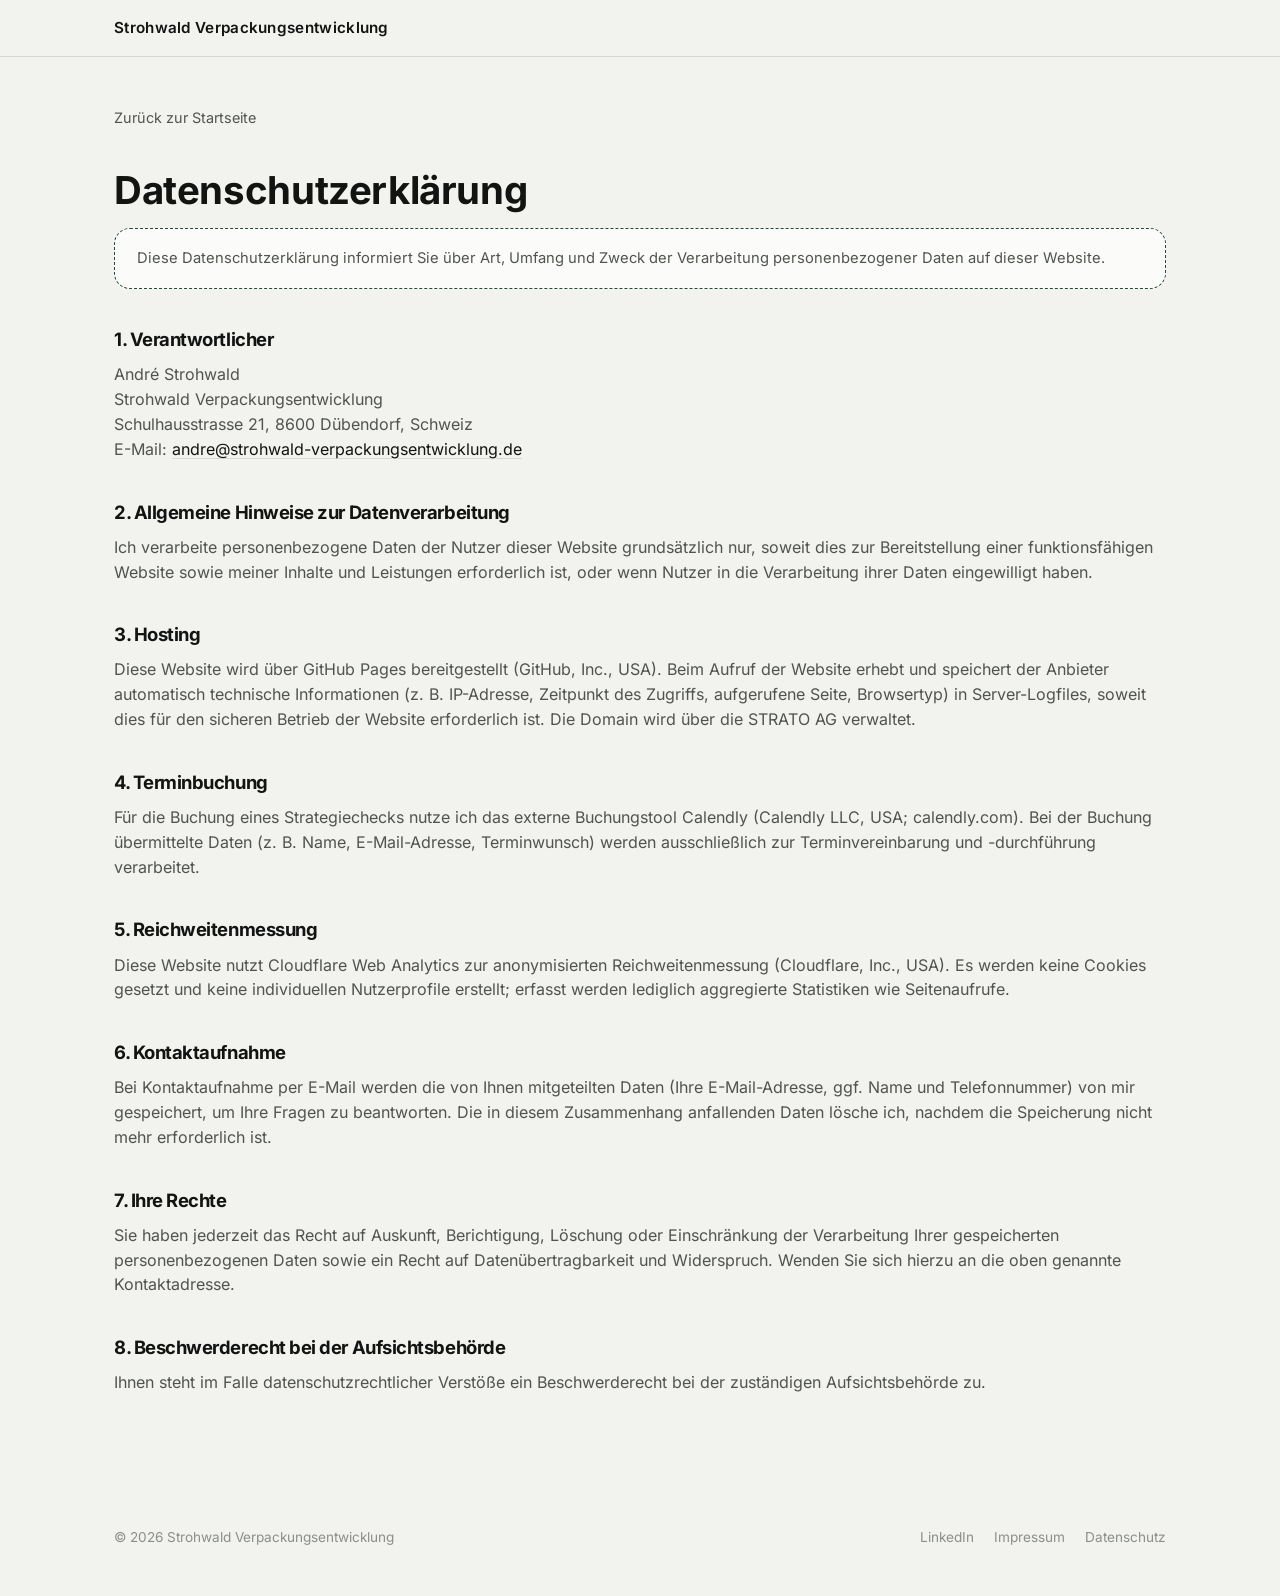
<file: datenschutz.html>
<!DOCTYPE html>
<html lang="de">
<head>
<meta charset="UTF-8" />
<meta name="viewport" content="width=device-width, initial-scale=1.0" />
<title>Datenschutz | Strohwald Verpackungsentwicklung</title>
<meta name="description" content="Datenschutzerklärung von Strohwald Verpackungsentwicklung." />
<meta property="og:type" content="website" />
<meta property="og:site_name" content="Strohwald Verpackungsentwicklung" />
<meta property="og:url" content="https://strohwald-verpackungsentwicklung.de/datenschutz.html" />
<link rel="canonical" href="https://strohwald-verpackungsentwicklung.de/datenschutz.html" />
<meta property="og:title" content="Datenschutz" />
<meta property="og:description" content="Datenschutzerklärung von Strohwald Verpackungsentwicklung." />
<meta property="og:image" content="https://strohwald-verpackungsentwicklung.de/assets/images/og-image.jpg" />
<meta property="og:image:width" content="1200" />
<meta property="og:image:height" content="630" />
<meta property="og:locale" content="de_DE" />
<meta name="twitter:card" content="summary_large_image" />
<meta name="twitter:title" content="Datenschutz" />
<meta name="twitter:description" content="Datenschutzerklärung von Strohwald Verpackungsentwicklung." />
<meta name="twitter:image" content="https://strohwald-verpackungsentwicklung.de/assets/images/og-image.jpg" />
<link rel="icon" href="assets/favicon.svg" type="image/svg+xml" />
<link rel="preload" href="assets/fonts/inter-latin-wght-normal.woff2" as="font" type="font/woff2" crossorigin />
<link rel="stylesheet" href="assets/style.css?v=1795900000" />
</head>
<body>

<header class="site-header">
  <div class="container">
    <a href="index.html" class="brand">
      <span class="brand-name">Strohwald Verpackungsentwicklung</span>
    </a>
  </div>
</header>

<main class="legal-page">
  <div class="container">
    <a href="index.html" class="back-link">Zurück zur Startseite</a>
    <h1>Datenschutzerklärung</h1>

    <div class="legal-notice">
      Diese Datenschutzerklärung informiert Sie über Art, Umfang und Zweck der Verarbeitung
      personenbezogener Daten auf dieser Website.
    </div>

    <h2>1. Verantwortlicher</h2>
    <p>
      André Strohwald<br>
      Strohwald Verpackungsentwicklung<br>
      Schulhausstrasse 21, 8600 Dübendorf, Schweiz<br>
      E-Mail: <a href="mailto:andre@strohwald-verpackungsentwicklung.de">andre@strohwald-verpackungsentwicklung.de</a>
    </p>

    <h2>2. Allgemeine Hinweise zur Datenverarbeitung</h2>
    <p>
      Ich verarbeite personenbezogene Daten der Nutzer dieser Website grundsätzlich nur, soweit dies
      zur Bereitstellung einer funktionsfähigen Website sowie meiner Inhalte und Leistungen
      erforderlich ist, oder wenn Nutzer in die Verarbeitung ihrer Daten eingewilligt haben.
    </p>

    <h2>3. Hosting</h2>
    <p>
      Diese Website wird über GitHub Pages bereitgestellt (GitHub, Inc., USA).
      Beim Aufruf der Website erhebt und speichert der Anbieter automatisch technische Informationen
      (z. B. IP-Adresse, Zeitpunkt des Zugriffs, aufgerufene Seite, Browsertyp) in Server-Logfiles,
      soweit dies für den sicheren Betrieb der Website erforderlich ist.
      Die Domain wird über die STRATO AG verwaltet.
    </p>

    <h2>4. Terminbuchung</h2>
    <p>
      Für die Buchung eines Strategiechecks nutze ich das externe Buchungstool Calendly
      (Calendly LLC, USA; calendly.com). Bei der Buchung übermittelte Daten (z. B. Name,
      E-Mail-Adresse, Terminwunsch) werden ausschließlich zur Terminvereinbarung und
      -durchführung verarbeitet.
    </p>

    <h2>5. Reichweitenmessung</h2>
    <p>
      Diese Website nutzt Cloudflare Web Analytics zur anonymisierten Reichweitenmessung
      (Cloudflare, Inc., USA). Es werden keine Cookies gesetzt und keine individuellen
      Nutzerprofile erstellt; erfasst werden lediglich aggregierte Statistiken wie Seitenaufrufe.
    </p>

    <h2>6. Kontaktaufnahme</h2>
    <p>
      Bei Kontaktaufnahme per E-Mail werden die von Ihnen mitgeteilten Daten (Ihre E-Mail-Adresse,
      ggf. Name und Telefonnummer) von mir gespeichert, um Ihre Fragen zu beantworten. Die in diesem
      Zusammenhang anfallenden Daten lösche ich, nachdem die Speicherung nicht mehr erforderlich ist.
    </p>

    <h2>7. Ihre Rechte</h2>
    <p>
      Sie haben jederzeit das Recht auf Auskunft, Berichtigung, Löschung oder Einschränkung der
      Verarbeitung Ihrer gespeicherten personenbezogenen Daten sowie ein Recht auf
      Datenübertragbarkeit und Widerspruch. Wenden Sie sich hierzu an die oben genannte
      Kontaktadresse.
    </p>

    <h2>8. Beschwerderecht bei der Aufsichtsbehörde</h2>
    <p>
      Ihnen steht im Falle datenschutzrechtlicher Verstöße ein Beschwerderecht bei der zuständigen
      Aufsichtsbehörde zu.
    </p>
  </div>
</main>

<footer class="site-footer">
  <div class="container">
    <span>© 2026 Strohwald Verpackungsentwicklung</span>
    <nav class="footer-links">
      <a href="https://www.linkedin.com/in/andr%C3%A9-strohwald-752a7868" target="_blank" rel="noopener">LinkedIn</a>
      <a href="impressum.html">Impressum</a>
      <a href="datenschutz.html">Datenschutz</a>
    </nav>
  </div>
</footer>

<!-- Cloudflare Web Analytics -->
<script type='module' src='https://static.cloudflareinsights.com/beacon.min.js' data-cf-beacon='{"token": "0fba5e5be4ec42d7a3abeb9a58871c34"}'></script>
<!-- End Cloudflare Web Analytics -->
</body>
</html>
</file>
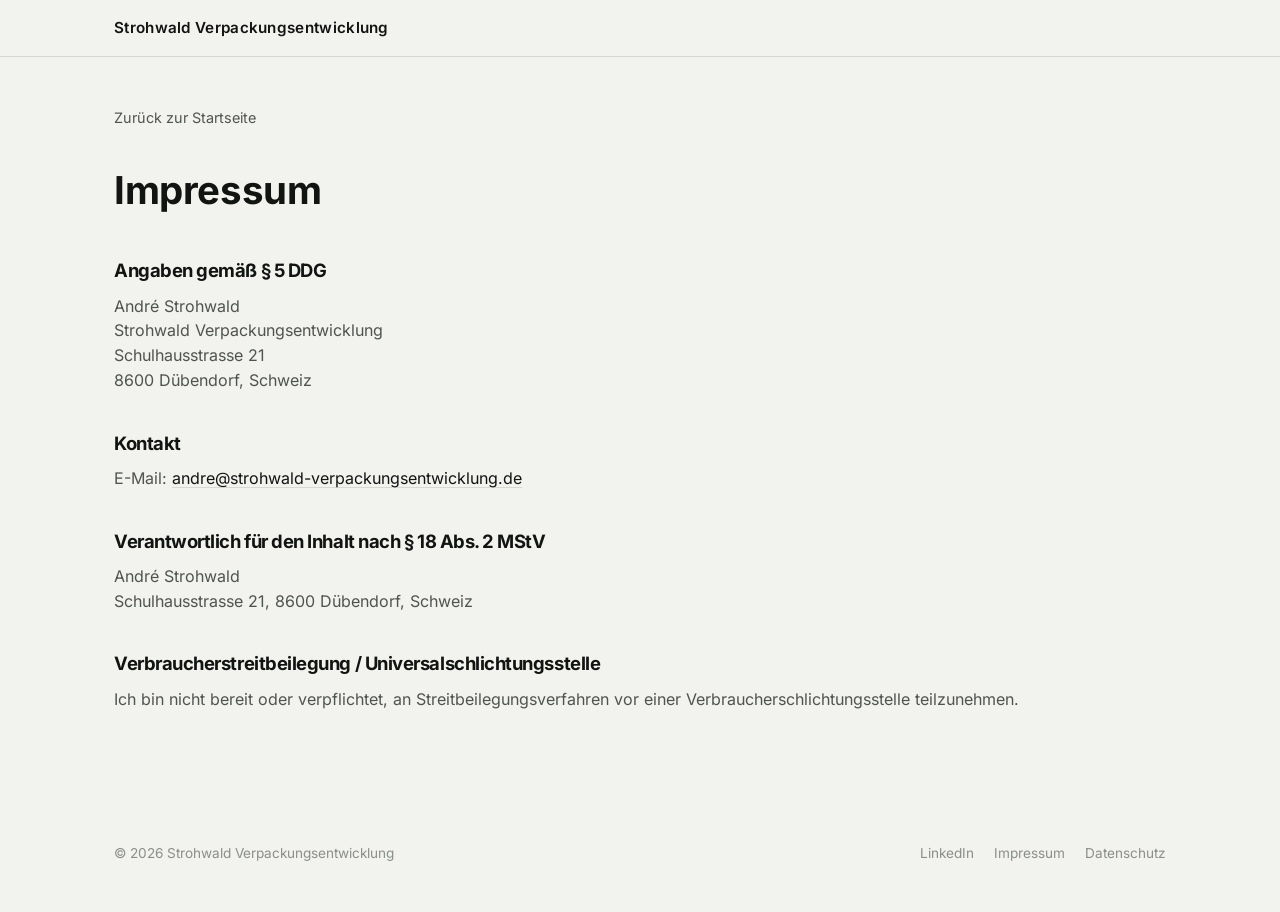
<file: impressum.html>
<!DOCTYPE html>
<html lang="de">
<head>
<meta charset="UTF-8" />
<meta name="viewport" content="width=device-width, initial-scale=1.0" />
<title>Impressum | Strohwald Verpackungsentwicklung</title>
<meta name="description" content="Impressum von Strohwald Verpackungsentwicklung." />
<meta property="og:type" content="website" />
<meta property="og:site_name" content="Strohwald Verpackungsentwicklung" />
<meta property="og:url" content="https://strohwald-verpackungsentwicklung.de/impressum.html" />
<link rel="canonical" href="https://strohwald-verpackungsentwicklung.de/impressum.html" />
<meta property="og:title" content="Impressum" />
<meta property="og:description" content="Impressum von Strohwald Verpackungsentwicklung." />
<meta property="og:image" content="https://strohwald-verpackungsentwicklung.de/assets/images/og-image.jpg" />
<meta property="og:image:width" content="1200" />
<meta property="og:image:height" content="630" />
<meta property="og:locale" content="de_DE" />
<meta name="twitter:card" content="summary_large_image" />
<meta name="twitter:title" content="Impressum" />
<meta name="twitter:description" content="Impressum von Strohwald Verpackungsentwicklung." />
<meta name="twitter:image" content="https://strohwald-verpackungsentwicklung.de/assets/images/og-image.jpg" />
<link rel="icon" href="assets/favicon.svg" type="image/svg+xml" />
<link rel="preload" href="assets/fonts/inter-latin-wght-normal.woff2" as="font" type="font/woff2" crossorigin />
<link rel="stylesheet" href="assets/style.css?v=1795900000" />
</head>
<body>

<header class="site-header">
  <div class="container">
    <a href="index.html" class="brand">
      <span class="brand-name">Strohwald Verpackungsentwicklung</span>
    </a>
  </div>
</header>

<main class="legal-page">
  <div class="container">
    <a href="index.html" class="back-link">Zurück zur Startseite</a>
    <h1>Impressum</h1>

    <h2>Angaben gemäß § 5 DDG</h2>
    <p>
      André Strohwald<br>
      Strohwald Verpackungsentwicklung<br>
      Schulhausstrasse 21<br>
      8600 Dübendorf, Schweiz
    </p>

    <h2>Kontakt</h2>
    <p>
      E-Mail: <a href="mailto:andre@strohwald-verpackungsentwicklung.de">andre@strohwald-verpackungsentwicklung.de</a>
    </p>

    <h2>Verantwortlich für den Inhalt nach § 18 Abs. 2 MStV</h2>
    <p>
      André Strohwald<br>
      Schulhausstrasse 21, 8600 Dübendorf, Schweiz
    </p>

    <h2>Verbraucherstreitbeilegung / Universalschlichtungsstelle</h2>
    <p>
      Ich bin nicht bereit oder verpflichtet, an Streitbeilegungsverfahren vor einer
      Verbraucherschlichtungsstelle teilzunehmen.
    </p>
  </div>
</main>

<footer class="site-footer">
  <div class="container">
    <span>© 2026 Strohwald Verpackungsentwicklung</span>
    <nav class="footer-links">
      <a href="https://www.linkedin.com/in/andr%C3%A9-strohwald-752a7868" target="_blank" rel="noopener">LinkedIn</a>
      <a href="impressum.html">Impressum</a>
      <a href="datenschutz.html">Datenschutz</a>
    </nav>
  </div>
</footer>

<!-- Cloudflare Web Analytics -->
<script type='module' src='https://static.cloudflareinsights.com/beacon.min.js' data-cf-beacon='{"token": "0fba5e5be4ec42d7a3abeb9a58871c34"}'></script>
<!-- End Cloudflare Web Analytics -->
</body>
</html>
</file>
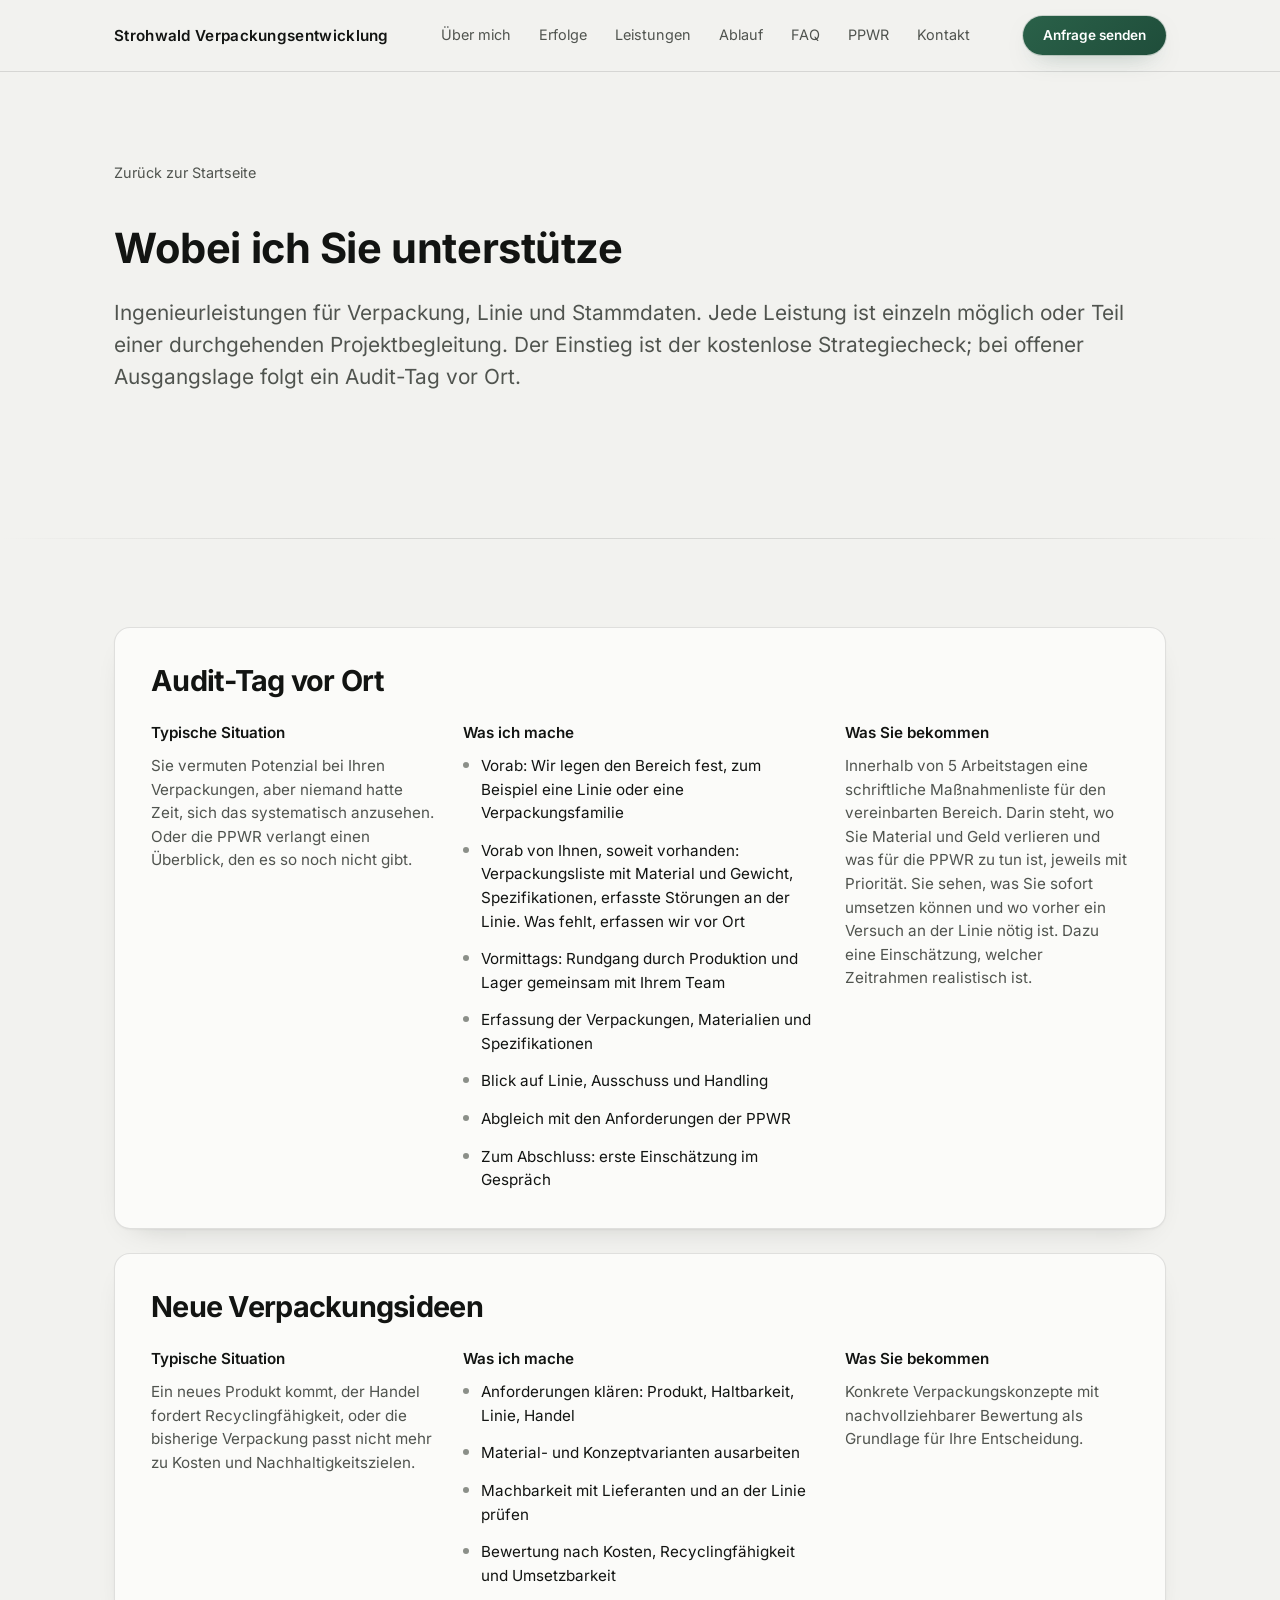
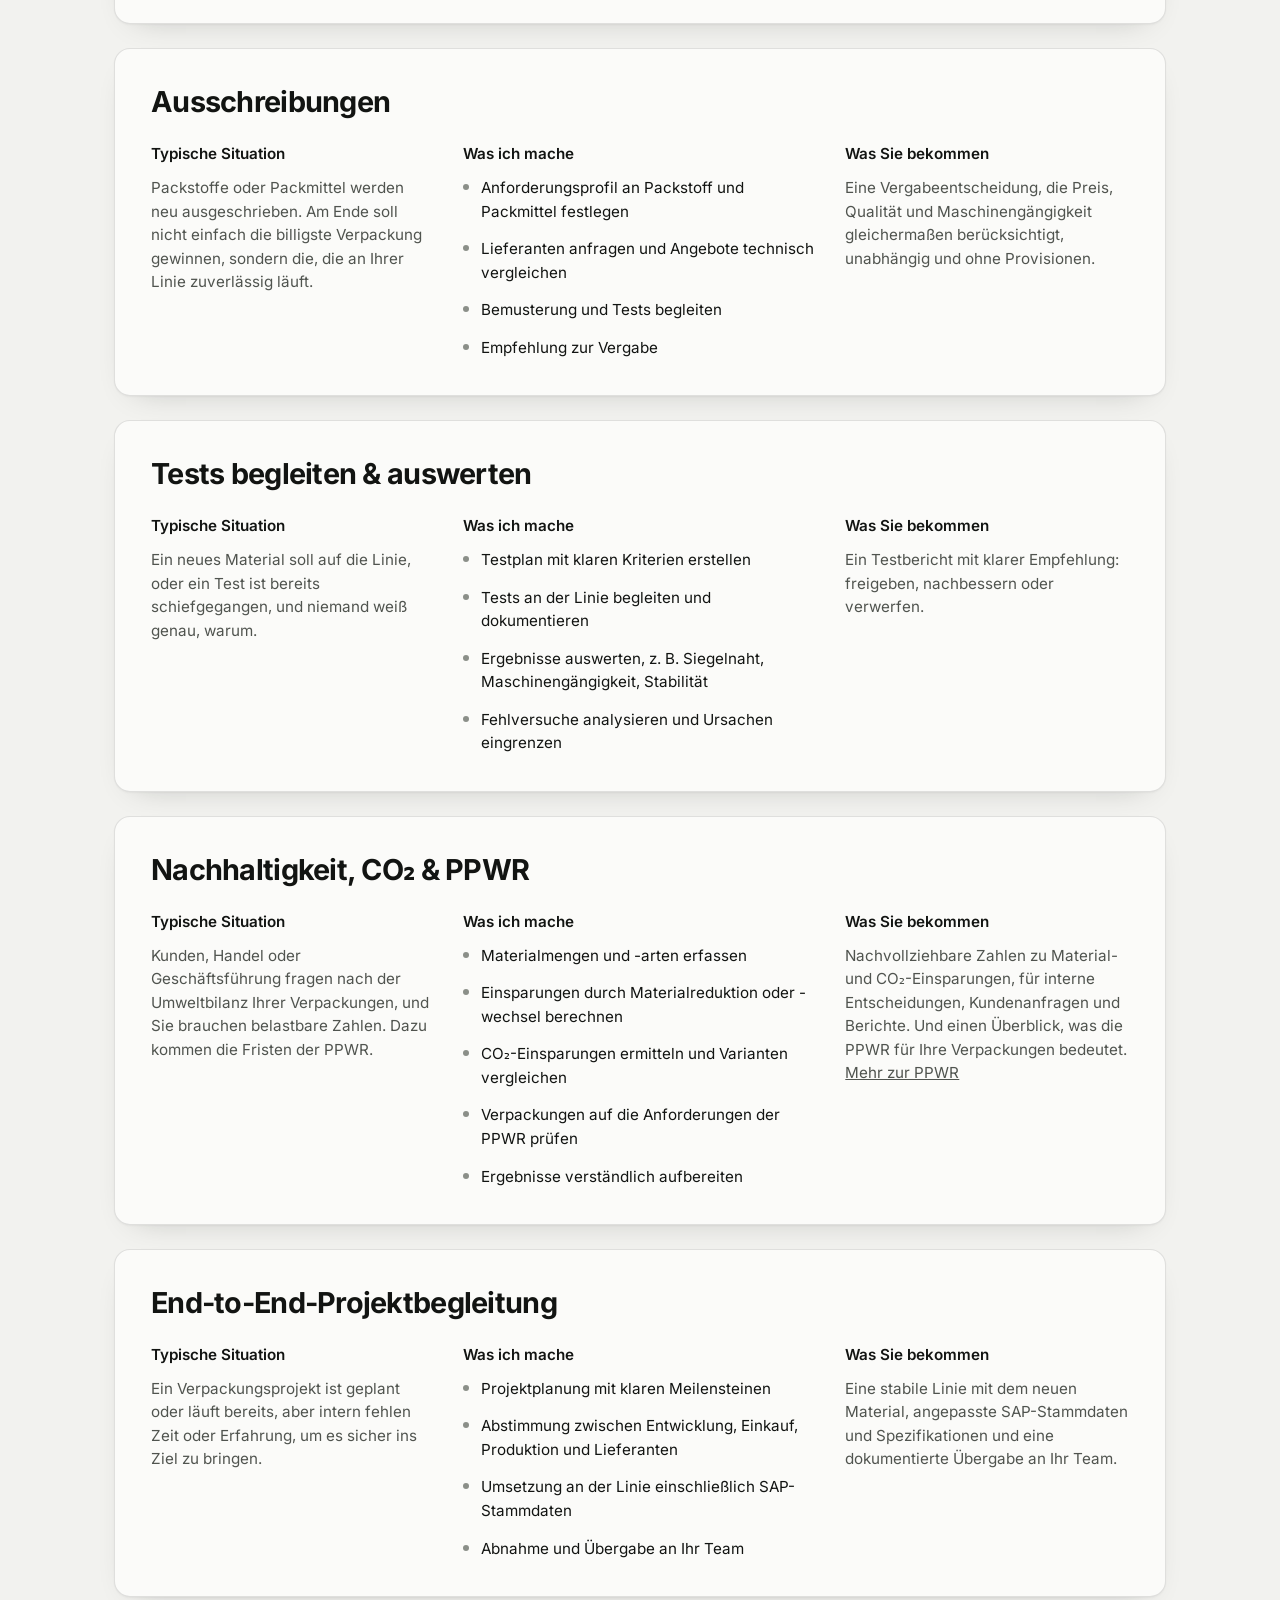
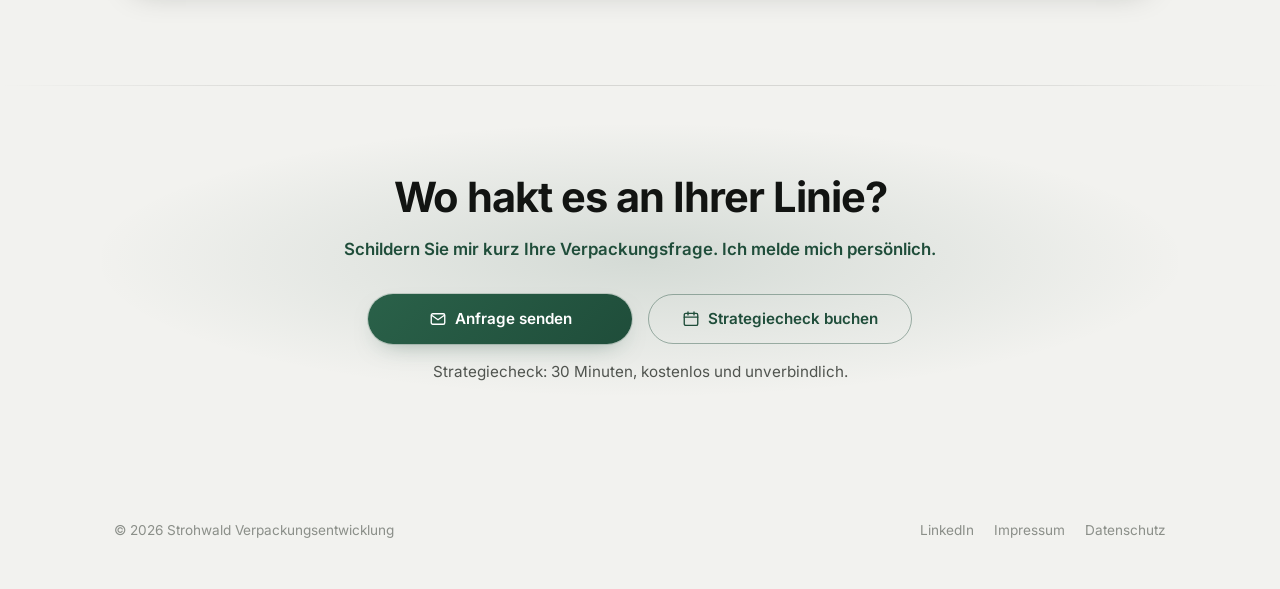
<file: leistungen.html>
<!DOCTYPE html>
<html lang="de">
<head>
<meta charset="UTF-8" />
<meta name="viewport" content="width=device-width, initial-scale=1.0" />
<title>Leistungen | Strohwald Verpackungsentwicklung</title>
<meta name="description" content="Audit-Tag vor Ort, neue Verpackungsideen, Ausschreibungen, Tests, CO₂-Berechnungen und End-to-End-Projektbegleitung für Lebensmittelhersteller." />
<meta property="og:type" content="website" />
<meta property="og:site_name" content="Strohwald Verpackungsentwicklung" />
<meta property="og:url" content="https://strohwald-verpackungsentwicklung.de/leistungen.html" />
<link rel="canonical" href="https://strohwald-verpackungsentwicklung.de/leistungen.html" />
<meta property="og:title" content="Leistungen | Strohwald Verpackungsentwicklung" />
<meta property="og:description" content="Audit-Tag vor Ort, neue Verpackungsideen, Ausschreibungen, Tests, CO₂-Berechnungen und End-to-End-Projektbegleitung für Lebensmittelhersteller." />
<meta property="og:image" content="https://strohwald-verpackungsentwicklung.de/assets/images/og-image.jpg" />
<meta property="og:image:width" content="1200" />
<meta property="og:image:height" content="630" />
<meta property="og:locale" content="de_DE" />
<meta name="twitter:card" content="summary_large_image" />
<meta name="twitter:title" content="Leistungen | Strohwald Verpackungsentwicklung" />
<meta name="twitter:description" content="Audit-Tag vor Ort, neue Verpackungsideen, Ausschreibungen, Tests, CO₂-Berechnungen und End-to-End-Projektbegleitung für Lebensmittelhersteller." />
<meta name="twitter:image" content="https://strohwald-verpackungsentwicklung.de/assets/images/og-image.jpg" />
<link rel="icon" href="assets/favicon.svg" type="image/svg+xml" />
<link rel="preload" href="assets/fonts/inter-latin-wght-normal.woff2" as="font" type="font/woff2" crossorigin />
<link rel="stylesheet" href="assets/style.css?v=1795900000" />
</head>
<body>

<header class="site-header">
  <div class="container">
    <div class="header-start">
      <button type="button" class="nav-toggle" aria-label="Menü öffnen" aria-expanded="false" aria-controls="main-nav">
        <svg viewBox="0 0 24 24" fill="none" stroke="currentColor" stroke-width="1.8" stroke-linecap="round">
          <line x1="4" y1="7" x2="20" y2="7"/>
          <line x1="4" y1="12" x2="20" y2="12"/>
          <line x1="4" y1="17" x2="20" y2="17"/>
        </svg>
      </button>
      <a href="index.html" class="brand">
        <span class="brand-name">Strohwald Verpackungsentwicklung</span>
      </a>
    </div>
    <nav class="main-nav" id="main-nav">
      <a href="ueber-mich.html">Über mich</a>
      <a href="index.html#erfolge">Erfolge</a>
      <a href="leistungen.html">Leistungen</a>
      <a href="index.html#prozess">Ablauf</a>
      <a href="index.html#faq">FAQ</a>
      <a href="ppwr.html">PPWR</a>
      <a href="index.html#kontakt">Kontakt</a>
      <a href="mailto:andre@strohwald-verpackungsentwicklung.de?subject=Anfrage%20Verpackung" class="nav-mobile-cta">Anfrage senden</a>
    </nav>
    <a href="mailto:andre@strohwald-verpackungsentwicklung.de?subject=Anfrage%20Verpackung" class="btn btn-primary btn-small nav-cta">Anfrage senden</a>
  </div>
</header>

<main>

  <!-- Hero -->
  <section>
    <div class="container">
      <a href="index.html" class="back-link">Zurück zur Startseite</a>
      <h1 class="about-page-title">Wobei ich Sie unterstütze</h1>
      <p class="about-tagline">Ingenieurleistungen für Verpackung, Linie und Stammdaten. Jede Leistung ist einzeln möglich oder Teil einer durchgehenden Projektbegleitung. Der Einstieg ist der kostenlose Strategiecheck; bei offener Ausgangslage folgt ein Audit-Tag vor Ort.</p>
    </div>
  </section>

  <!-- Leistungen im Detail -->
  <section>
    <div class="container">
      <div class="service-details">
        <article class="service-detail" id="audit-tag">
          <span id="rundgang" class="anchor-alias" aria-hidden="true"></span>
          <h2>Audit-Tag vor Ort</h2>
          <div class="service-detail-grid">
            <div>
              <p class="service-label">Typische Situation</p>
              <p>Sie vermuten Potenzial bei Ihren Verpackungen, aber niemand hatte Zeit, sich das systematisch anzusehen. Oder die PPWR verlangt einen Überblick, den es so noch nicht gibt.</p>
            </div>
            <div>
              <p class="service-label">Was ich mache</p>
              <ul class="check-list">
              <li><span class="step-dot" aria-hidden="true"></span> Vorab: Wir legen den Bereich fest, zum Beispiel eine Linie oder eine Verpackungsfamilie</li>
              <li><span class="step-dot" aria-hidden="true"></span> Vorab von Ihnen, soweit vorhanden: Verpackungsliste mit Material und Gewicht, Spezifikationen, erfasste Störungen an der Linie. Was fehlt, erfassen wir vor Ort</li>
              <li><span class="step-dot" aria-hidden="true"></span> Vormittags: Rundgang durch Produktion und Lager gemeinsam mit Ihrem Team</li>
              <li><span class="step-dot" aria-hidden="true"></span> Erfassung der Verpackungen, Materialien und Spezifikationen</li>
              <li><span class="step-dot" aria-hidden="true"></span> Blick auf Linie, Ausschuss und Handling</li>
              <li><span class="step-dot" aria-hidden="true"></span> Abgleich mit den Anforderungen der PPWR</li>
              <li><span class="step-dot" aria-hidden="true"></span> Zum Abschluss: erste Einschätzung im Gespräch</li>
              </ul>
            </div>
            <div>
              <p class="service-label">Was Sie bekommen</p>
              <p>Innerhalb von 5 Arbeitstagen eine schriftliche Maßnahmenliste für den vereinbarten Bereich. Darin steht, wo Sie Material und Geld verlieren und was für die PPWR zu tun ist, jeweils mit Priorität. Sie sehen, was Sie sofort umsetzen können und wo vorher ein Versuch an der Linie nötig ist. Dazu eine Einschätzung, welcher Zeitrahmen realistisch ist.</p>
            </div>
          </div>
        </article>
        <article class="service-detail" id="verpackungsideen">
          <h2>Neue Verpackungsideen</h2>
          <div class="service-detail-grid">
            <div>
              <p class="service-label">Typische Situation</p>
              <p>Ein neues Produkt kommt, der Handel fordert Recyclingfähigkeit, oder die bisherige Verpackung passt nicht mehr zu Kosten und Nachhaltigkeitszielen.</p>
            </div>
            <div>
              <p class="service-label">Was ich mache</p>
              <ul class="check-list">
              <li><span class="step-dot" aria-hidden="true"></span> Anforderungen klären: Produkt, Haltbarkeit, Linie, Handel</li>
              <li><span class="step-dot" aria-hidden="true"></span> Material- und Konzeptvarianten ausarbeiten</li>
              <li><span class="step-dot" aria-hidden="true"></span> Machbarkeit mit Lieferanten und an der Linie prüfen</li>
              <li><span class="step-dot" aria-hidden="true"></span> Bewertung nach Kosten, Recyclingfähigkeit und Umsetzbarkeit</li>
              </ul>
            </div>
            <div>
              <p class="service-label">Was Sie bekommen</p>
              <p>Konkrete Verpackungskonzepte mit nachvollziehbarer Bewertung als Grundlage für Ihre Entscheidung.</p>
            </div>
          </div>
        </article>
        <article class="service-detail" id="ausschreibungen">
          <h2>Ausschreibungen</h2>
          <div class="service-detail-grid">
            <div>
              <p class="service-label">Typische Situation</p>
              <p>Packstoffe oder Packmittel werden neu ausgeschrieben. Am Ende soll nicht einfach die billigste Verpackung gewinnen, sondern die, die an Ihrer Linie zuverlässig läuft.</p>
            </div>
            <div>
              <p class="service-label">Was ich mache</p>
              <ul class="check-list">
              <li><span class="step-dot" aria-hidden="true"></span> Anforderungsprofil an Packstoff und Packmittel festlegen</li>
              <li><span class="step-dot" aria-hidden="true"></span> Lieferanten anfragen und Angebote technisch vergleichen</li>
              <li><span class="step-dot" aria-hidden="true"></span> Bemusterung und Tests begleiten</li>
              <li><span class="step-dot" aria-hidden="true"></span> Empfehlung zur Vergabe</li>
              </ul>
            </div>
            <div>
              <p class="service-label">Was Sie bekommen</p>
              <p>Eine Vergabeentscheidung, die Preis, Qualität und Maschinengängigkeit gleichermaßen berücksichtigt, unabhängig und ohne Provisionen.</p>
            </div>
          </div>
        </article>
        <article class="service-detail" id="tests">
          <h2>Tests begleiten &amp; auswerten</h2>
          <div class="service-detail-grid">
            <div>
              <p class="service-label">Typische Situation</p>
              <p>Ein neues Material soll auf die Linie, oder ein Test ist bereits schiefgegangen, und niemand weiß genau, warum.</p>
            </div>
            <div>
              <p class="service-label">Was ich mache</p>
              <ul class="check-list">
              <li><span class="step-dot" aria-hidden="true"></span> Testplan mit klaren Kriterien erstellen</li>
              <li><span class="step-dot" aria-hidden="true"></span> Tests an der Linie begleiten und dokumentieren</li>
              <li><span class="step-dot" aria-hidden="true"></span> Ergebnisse auswerten, z. B. Siegelnaht, Maschinengängigkeit, Stabilität</li>
              <li><span class="step-dot" aria-hidden="true"></span> Fehlversuche analysieren und Ursachen eingrenzen</li>
              </ul>
            </div>
            <div>
              <p class="service-label">Was Sie bekommen</p>
              <p>Ein Testbericht mit klarer Empfehlung: freigeben, nachbessern oder verwerfen.</p>
            </div>
          </div>
        </article>
        <article class="service-detail" id="nachhaltigkeit">
          <h2>Nachhaltigkeit, CO₂ &amp; PPWR</h2>
          <div class="service-detail-grid">
            <div>
              <p class="service-label">Typische Situation</p>
              <p>Kunden, Handel oder Geschäftsführung fragen nach der Umweltbilanz Ihrer Verpackungen, und Sie brauchen belastbare Zahlen. Dazu kommen die Fristen der PPWR.</p>
            </div>
            <div>
              <p class="service-label">Was ich mache</p>
              <ul class="check-list">
              <li><span class="step-dot" aria-hidden="true"></span> Materialmengen und -arten erfassen</li>
              <li><span class="step-dot" aria-hidden="true"></span> Einsparungen durch Materialreduktion oder -wechsel berechnen</li>
              <li><span class="step-dot" aria-hidden="true"></span> CO₂-Einsparungen ermitteln und Varianten vergleichen</li>
              <li><span class="step-dot" aria-hidden="true"></span> Verpackungen auf die Anforderungen der PPWR prüfen</li>
              <li><span class="step-dot" aria-hidden="true"></span> Ergebnisse verständlich aufbereiten</li>
              </ul>
            </div>
            <div>
              <p class="service-label">Was Sie bekommen</p>
              <p>Nachvollziehbare Zahlen zu Material- und CO₂-Einsparungen, für interne Entscheidungen, Kundenanfragen und Berichte. Und einen Überblick, was die PPWR für Ihre Verpackungen bedeutet. <a href="ppwr.html">Mehr zur PPWR</a></p>
            </div>
          </div>
        </article>
        <article class="service-detail" id="projektbegleitung">
          <h2>End-to-End-Projektbegleitung</h2>
          <div class="service-detail-grid">
            <div>
              <p class="service-label">Typische Situation</p>
              <p>Ein Verpackungsprojekt ist geplant oder läuft bereits, aber intern fehlen Zeit oder Erfahrung, um es sicher ins Ziel zu bringen.</p>
            </div>
            <div>
              <p class="service-label">Was ich mache</p>
              <ul class="check-list">
              <li><span class="step-dot" aria-hidden="true"></span> Projektplanung mit klaren Meilensteinen</li>
              <li><span class="step-dot" aria-hidden="true"></span> Abstimmung zwischen Entwicklung, Einkauf, Produktion und Lieferanten</li>
              <li><span class="step-dot" aria-hidden="true"></span> Umsetzung an der Linie einschließlich SAP-Stammdaten</li>
              <li><span class="step-dot" aria-hidden="true"></span> Abnahme und Übergabe an Ihr Team</li>
              </ul>
            </div>
            <div>
              <p class="service-label">Was Sie bekommen</p>
              <p>Eine stabile Linie mit dem neuen Material, angepasste SAP-Stammdaten und Spezifikationen und eine dokumentierte Übergabe an Ihr Team.</p>
            </div>
          </div>
        </article>
      </div>
    </div>
  </section>

  <!-- CTA -->
  <section class="cta-section">
    <div class="container">
      <h2>Wo hakt es an Ihrer Linie?</h2>
      <p class="cta-sub">Schildern Sie mir kurz Ihre Verpackungsfrage. Ich melde mich persönlich.</p>
      <div class="cta-buttons">
        <a href="mailto:andre@strohwald-verpackungsentwicklung.de?subject=Anfrage%20Verpackung" class="btn btn-primary"><svg class="btn-icon" viewBox="0 0 24 24" width="18" height="18" aria-hidden="true" focusable="false"><rect x="3" y="5" width="18" height="14" rx="2"/><path d="m3.5 7 8.5 6 8.5-6"/></svg>Anfrage senden</a>
        <a href="https://calendly.com/strohwald-verpackungsentwicklung/30min" class="btn btn-outline" target="_blank" rel="noopener"><svg class="btn-icon" viewBox="0 0 24 24" width="18" height="18" aria-hidden="true" focusable="false"><rect x="3" y="4.5" width="18" height="16" rx="2"/><path d="M3 9.5h18M8 2.5v4M16 2.5v4"/></svg>Strategiecheck buchen</a>
      </div>
      <p class="cta-alt">Strategiecheck: 30&nbsp;Minuten, kostenlos und unverbindlich.</p>
    </div>
  </section>

</main>

<footer class="site-footer">
  <div class="container">
    <span>© 2026 Strohwald Verpackungsentwicklung</span>
    <nav class="footer-links">
      <a href="https://www.linkedin.com/in/andr%C3%A9-strohwald-752a7868" target="_blank" rel="noopener">LinkedIn</a>
      <a href="impressum.html">Impressum</a>
      <a href="datenschutz.html">Datenschutz</a>
    </nav>
  </div>
</footer>

<script src="assets/nav.js?v=1788154834" defer></script>
<script src="assets/effects.js?v=1794800000" defer></script>
<!-- Cloudflare Web Analytics -->
<script type='module' src='https://static.cloudflareinsights.com/beacon.min.js' data-cf-beacon='{"token": "0fba5e5be4ec42d7a3abeb9a58871c34"}'></script>
<!-- End Cloudflare Web Analytics -->
</body>
</html>
</file>
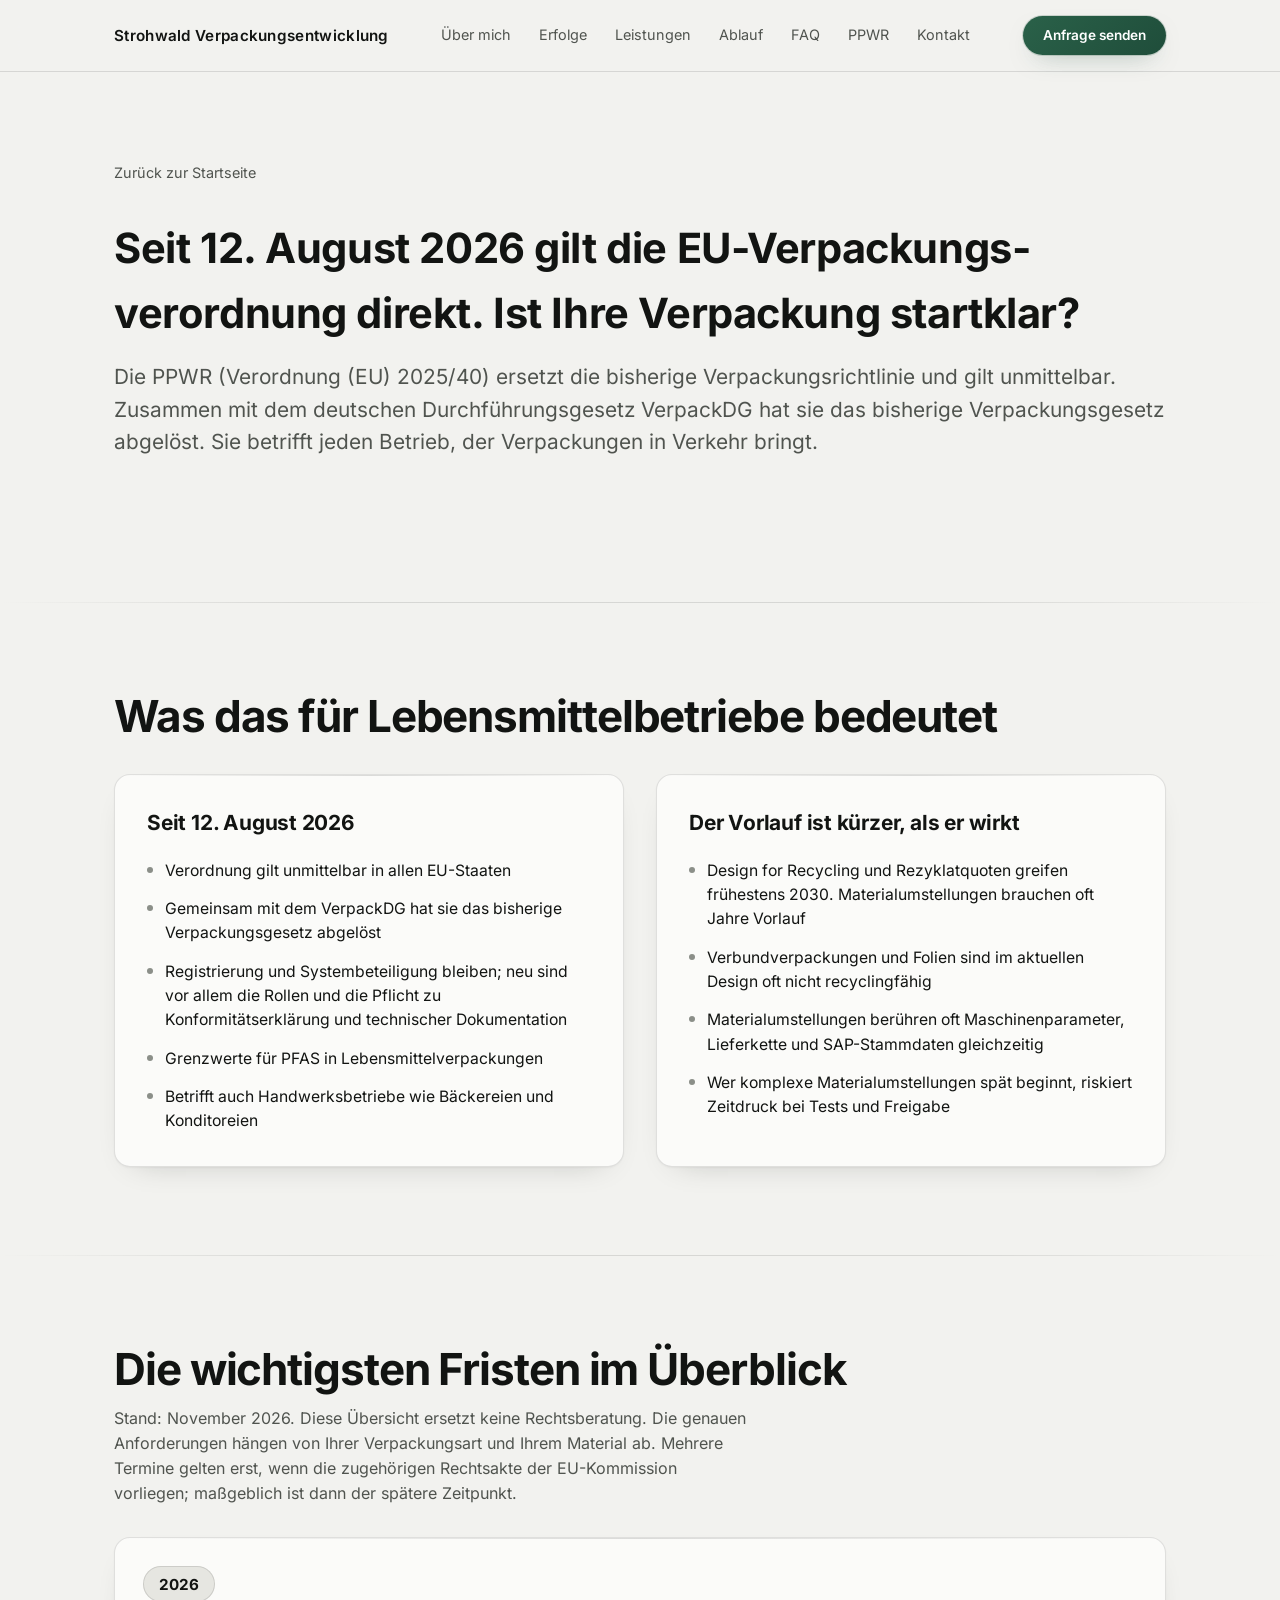
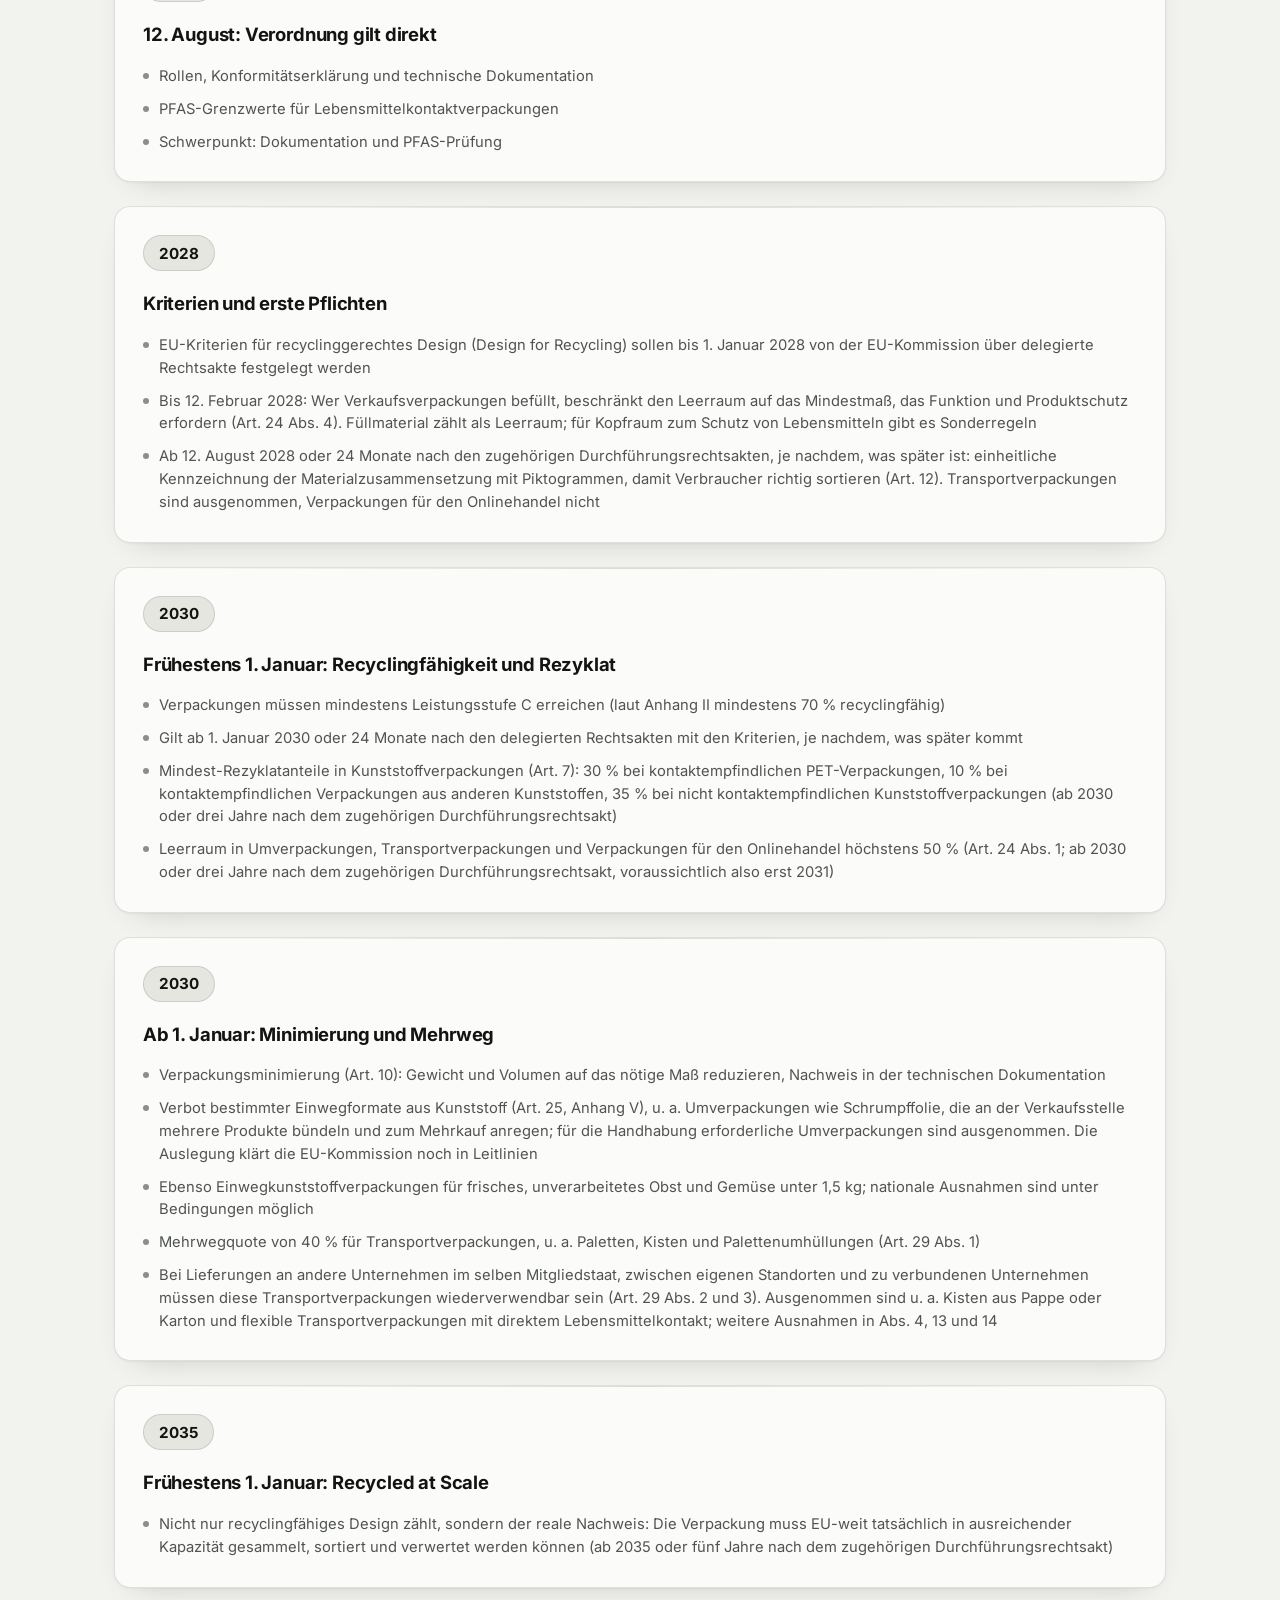
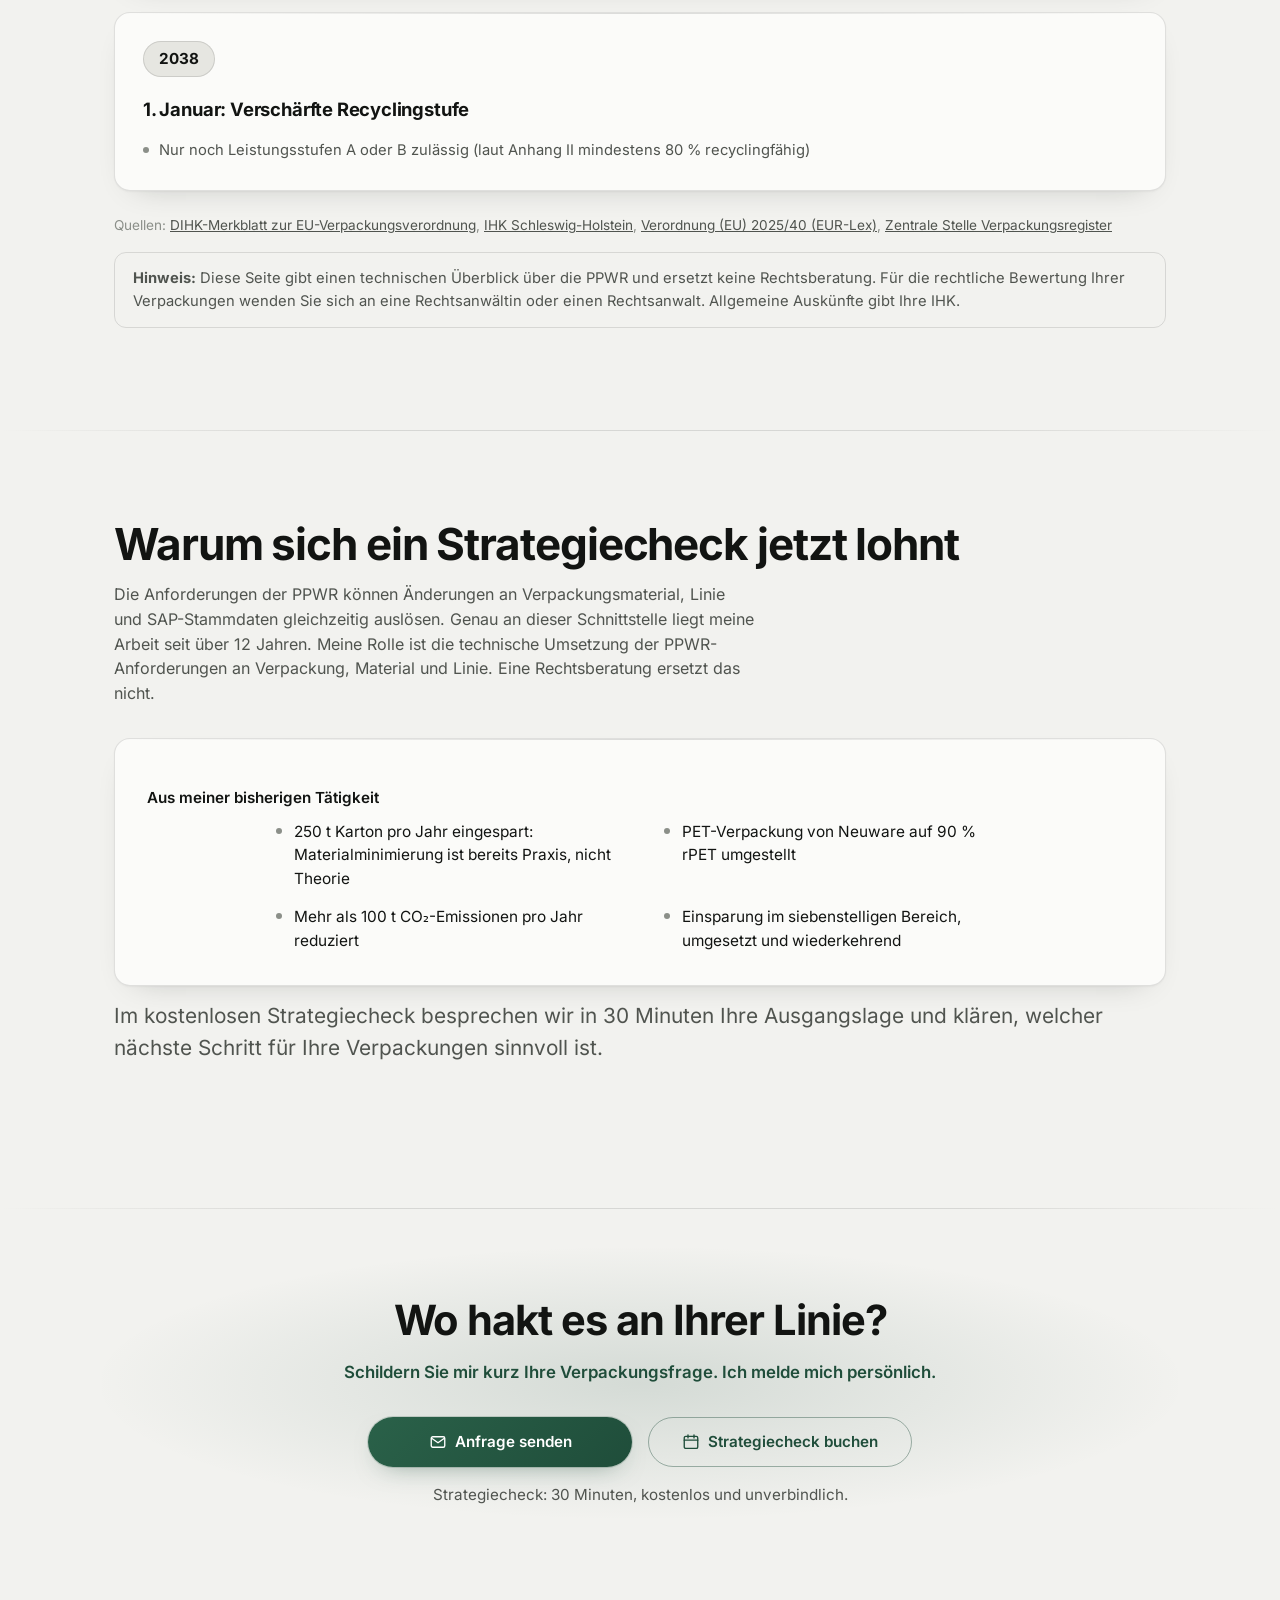
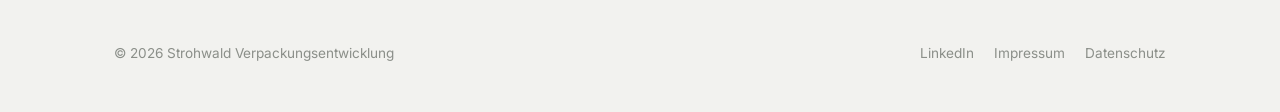
<file: ppwr.html>
<!DOCTYPE html>
<html lang="de">
<head>
<meta charset="UTF-8" />
<meta name="viewport" content="width=device-width, initial-scale=1.0" />
<title>PPWR in Deutschland | Strohwald Verpackungsentwicklung</title>
<meta name="description" content="Die EU-Verpackungsverordnung (PPWR) gilt seit 12. August 2026 direkt in Deutschland. Fristen, Pflichten und was Lebensmittelbetriebe jetzt tun müssen." />
<meta property="og:type" content="website" />
<meta property="og:site_name" content="Strohwald Verpackungsentwicklung" />
<meta property="og:url" content="https://strohwald-verpackungsentwicklung.de/ppwr.html" />
<link rel="canonical" href="https://strohwald-verpackungsentwicklung.de/ppwr.html" />
<meta property="og:title" content="PPWR in Deutschland: Fristen & Pflichten" />
<meta property="og:description" content="Die EU-Verpackungsverordnung (PPWR) gilt seit 12. August 2026 direkt in Deutschland. Fristen, Pflichten und was Lebensmittelbetriebe jetzt tun müssen." />
<meta property="og:image" content="https://strohwald-verpackungsentwicklung.de/assets/images/og-image.jpg" />
<meta property="og:image:width" content="1200" />
<meta property="og:image:height" content="630" />
<meta property="og:locale" content="de_DE" />
<meta name="twitter:card" content="summary_large_image" />
<meta name="twitter:title" content="PPWR in Deutschland: Fristen & Pflichten" />
<meta name="twitter:description" content="Die EU-Verpackungsverordnung (PPWR) gilt seit 12. August 2026 direkt in Deutschland. Fristen, Pflichten und was Lebensmittelbetriebe jetzt tun müssen." />
<meta name="twitter:image" content="https://strohwald-verpackungsentwicklung.de/assets/images/og-image.jpg" />
<link rel="icon" href="assets/favicon.svg" type="image/svg+xml" />
<link rel="preload" href="assets/fonts/inter-latin-wght-normal.woff2" as="font" type="font/woff2" crossorigin />
<link rel="stylesheet" href="assets/style.css?v=1795900000" />
<script type="application/ld+json">
{
  "@context": "https://schema.org",
  "@graph": [
    {
      "@type": "Article",
      "@id": "https://strohwald-verpackungsentwicklung.de/ppwr.html#artikel",
      "headline": "PPWR in Deutschland: Fristen und Pflichten",
      "description": "Die EU-Verpackungsverordnung (PPWR) gilt seit 12. August 2026 direkt in Deutschland. Fristen, Pflichten und was Lebensmittelbetriebe jetzt tun müssen.",
      "url": "https://strohwald-verpackungsentwicklung.de/ppwr.html",
      "mainEntityOfPage": "https://strohwald-verpackungsentwicklung.de/ppwr.html",
      "dateModified": "2026-11-12",
      "inLanguage": "de",
      "image": "https://strohwald-verpackungsentwicklung.de/assets/images/og-image.jpg",
      "author": {
        "@type": "Person",
        "@id": "https://strohwald-verpackungsentwicklung.de/#andre",
        "name": "André Strohwald",
        "url": "https://strohwald-verpackungsentwicklung.de/ueber-mich.html"
      },
      "publisher": {
        "@type": "ProfessionalService",
        "@id": "https://strohwald-verpackungsentwicklung.de/#firma",
        "name": "Strohwald Verpackungsentwicklung",
        "url": "https://strohwald-verpackungsentwicklung.de/"
      },
      "about": {
        "@type": "Legislation",
        "name": "Verordnung (EU) 2025/40 über Verpackungen und Verpackungsabfälle (PPWR)",
        "legislationIdentifier": "32025R0040"
      }
    }
  ]
}
</script>
</head>
<body>

<header class="site-header">
  <div class="container">
    <div class="header-start">
      <button type="button" class="nav-toggle" aria-label="Menü öffnen" aria-expanded="false" aria-controls="main-nav">
        <svg viewBox="0 0 24 24" fill="none" stroke="currentColor" stroke-width="1.8" stroke-linecap="round">
          <line x1="4" y1="7" x2="20" y2="7"/>
          <line x1="4" y1="12" x2="20" y2="12"/>
          <line x1="4" y1="17" x2="20" y2="17"/>
        </svg>
      </button>
      <a href="index.html" class="brand">
        <span class="brand-name">Strohwald Verpackungsentwicklung</span>
      </a>
    </div>
    <nav class="main-nav" id="main-nav">
      <a href="ueber-mich.html">Über mich</a>
      <a href="index.html#erfolge">Erfolge</a>
      <a href="leistungen.html">Leistungen</a>
      <a href="index.html#prozess">Ablauf</a>
      <a href="index.html#faq">FAQ</a>
      <a href="ppwr.html">PPWR</a>
      <a href="index.html#kontakt">Kontakt</a>
      <a href="mailto:andre@strohwald-verpackungsentwicklung.de?subject=Anfrage%20Verpackung" class="nav-mobile-cta">Anfrage senden</a>
    </nav>
    <a href="mailto:andre@strohwald-verpackungsentwicklung.de?subject=Anfrage%20Verpackung" class="btn btn-primary btn-small nav-cta">Anfrage senden</a>
  </div>
</header>

<main>

  <!-- Hero -->
  <section>
    <div class="container">
      <a href="index.html" class="back-link">Zurück zur Startseite</a>
      <h1 class="about-page-title">Seit 12. August 2026 gilt die EU-Verpackungs&shy;verordnung direkt. Ist Ihre Verpackung startklar?</h1>
      <p class="about-tagline">Die PPWR (Verordnung (EU) 2025/40) ersetzt die bisherige Verpackungsrichtlinie und gilt unmittelbar. Zusammen mit dem deutschen Durchführungsgesetz VerpackDG hat sie das bisherige Verpackungsgesetz abgelöst. Sie betrifft jeden Betrieb, der Verpackungen in Verkehr bringt.</p>
    </div>
  </section>

  <!-- Pain point -->
  <section>
    <div class="container">
      <h2>Was das für Lebensmittelbetriebe bedeutet</h2>
      <div class="section-intro"></div>

      <div class="about-grid">
        <div class="about-card">
          <h3>Seit 12. August 2026</h3>
          <ul class="check-list">
            <li><span class="step-dot" aria-hidden="true"></span> Verordnung gilt unmittelbar in allen EU-Staaten</li>
            <li><span class="step-dot" aria-hidden="true"></span> Gemeinsam mit dem VerpackDG hat sie das bisherige Verpackungsgesetz abgelöst</li>
            <li><span class="step-dot" aria-hidden="true"></span> Registrierung und Systembeteiligung bleiben; neu sind vor allem die Rollen und die Pflicht zu Konformitätserklärung und technischer Dokumentation</li>
            <li><span class="step-dot" aria-hidden="true"></span> Grenzwerte für PFAS in Lebensmittelverpackungen</li>
            <li><span class="step-dot" aria-hidden="true"></span> Betrifft auch Handwerksbetriebe wie Bäckereien und Konditoreien</li>
          </ul>
        </div>
        <div class="about-card">
          <h3>Der Vorlauf ist kürzer, als er wirkt</h3>
          <ul class="check-list">
            <li><span class="step-dot" aria-hidden="true"></span> Design for Recycling und Rezyklatquoten greifen frühestens 2030. Materialumstellungen brauchen oft Jahre Vorlauf</li>
            <li><span class="step-dot" aria-hidden="true"></span> Verbundverpackungen und Folien sind im aktuellen Design oft nicht recyclingfähig</li>
            <li><span class="step-dot" aria-hidden="true"></span> Materialumstellungen berühren oft Maschinenparameter, Lieferkette und SAP-Stammdaten gleichzeitig</li>
            <li><span class="step-dot" aria-hidden="true"></span> Wer komplexe Materialumstellungen spät beginnt, riskiert Zeitdruck bei Tests und Freigabe</li>
          </ul>
        </div>
      </div>
    </div>
  </section>

  <!-- Timeline -->
  <section id="fristen">
    <div class="container">
      <h2>Die wichtigsten Fristen im Überblick</h2>
      <div class="section-intro">
        <p>Stand: November 2026. Diese Übersicht ersetzt keine Rechtsberatung. Die genauen Anforderungen hängen von Ihrer Verpackungsart und Ihrem Material ab. Mehrere Termine gelten erst, wenn die zugehörigen Rechtsakte der EU-Kommission vorliegen; maßgeblich ist dann der spätere Zeitpunkt.</p>
      </div>

      <div class="ppwr-timeline">
        <div class="process-card">
          <div class="process-number ppwr-year">2026</div>
          <h3>12. August: Verordnung gilt direkt</h3>
          <ul>
            <li><span class="step-dot" aria-hidden="true"></span> Rollen, Konformitätserklärung und technische Dokumentation</li>
            <li><span class="step-dot" aria-hidden="true"></span> PFAS-Grenzwerte für Lebensmittelkontaktverpackungen</li>
            <li><span class="step-dot" aria-hidden="true"></span> Schwerpunkt: Dokumentation und PFAS-Prüfung</li>
          </ul>
        </div>
        <div class="process-card">
          <div class="process-number ppwr-year">2028</div>
          <h3>Kriterien und erste Pflichten</h3>
          <ul>
            <li><span class="step-dot" aria-hidden="true"></span> EU-Kriterien für recyclinggerechtes Design (Design for Recycling) sollen bis 1. Januar 2028 von der EU-Kommission über delegierte Rechtsakte festgelegt werden</li>
            <li><span class="step-dot" aria-hidden="true"></span> Bis 12. Februar 2028: Wer Verkaufsverpackungen befüllt, beschränkt den Leerraum auf das Mindestmaß, das Funktion und Produktschutz erfordern (Art. 24 Abs. 4). Füllmaterial zählt als Leerraum; für Kopfraum zum Schutz von Lebensmitteln gibt es Sonderregeln</li>
            <li><span class="step-dot" aria-hidden="true"></span> Ab 12. August 2028 oder 24 Monate nach den zugehörigen Durchführungsrechtsakten, je nachdem, was später ist: einheitliche Kennzeichnung der Materialzusammensetzung mit Piktogrammen, damit Verbraucher richtig sortieren (Art. 12). Transportverpackungen sind ausgenommen, Verpackungen für den Onlinehandel nicht</li>
          </ul>
        </div>
        <div class="process-card">
          <div class="process-number ppwr-year">2030</div>
          <h3>Frühestens 1. Januar: Recyclingfähigkeit und Rezyklat</h3>
          <ul>
            <li><span class="step-dot" aria-hidden="true"></span> Verpackungen müssen mindestens Leistungsstufe C erreichen (laut Anhang II mindestens 70 % recyclingfähig)</li>
            <li><span class="step-dot" aria-hidden="true"></span> Gilt ab 1. Januar 2030 oder 24 Monate nach den delegierten Rechtsakten mit den Kriterien, je nachdem, was später kommt</li>
            <li><span class="step-dot" aria-hidden="true"></span> Mindest-Rezyklatanteile in Kunststoffverpackungen (Art. 7): 30 % bei kontaktempfindlichen PET-Verpackungen, 10 % bei kontaktempfindlichen Verpackungen aus anderen Kunststoffen, 35 % bei nicht kontaktempfindlichen Kunststoffverpackungen (ab 2030 oder drei Jahre nach dem zugehörigen Durchführungsrechtsakt)</li>
            <li><span class="step-dot" aria-hidden="true"></span> Leerraum in Umverpackungen, Transportverpackungen und Verpackungen für den Onlinehandel höchstens 50 % (Art. 24 Abs. 1; ab 2030 oder drei Jahre nach dem zugehörigen Durchführungsrechtsakt, voraussichtlich also erst 2031)</li>
          </ul>
        </div>
        <div class="process-card">
          <div class="process-number ppwr-year">2030</div>
          <h3>Ab 1. Januar: Minimierung und Mehrweg</h3>
          <ul>
            <li><span class="step-dot" aria-hidden="true"></span> Verpackungsminimierung (Art. 10): Gewicht und Volumen auf das nötige Maß reduzieren, Nachweis in der technischen Dokumentation</li>
            <li><span class="step-dot" aria-hidden="true"></span> Verbot bestimmter Einwegformate aus Kunststoff (Art. 25, Anhang V), u. a. Umverpackungen wie Schrumpffolie, die an der Verkaufsstelle mehrere Produkte bündeln und zum Mehrkauf anregen; für die Handhabung erforderliche Umverpackungen sind ausgenommen. Die Auslegung klärt die EU-Kommission noch in Leitlinien</li>
            <li><span class="step-dot" aria-hidden="true"></span> Ebenso Einwegkunststoffverpackungen für frisches, unverarbeitetes Obst und Gemüse unter 1,5&nbsp;kg; nationale Ausnahmen sind unter Bedingungen möglich</li>
            <li><span class="step-dot" aria-hidden="true"></span> Mehrwegquote von 40 % für Transportverpackungen, u. a. Paletten, Kisten und Palettenumhüllungen (Art. 29 Abs. 1)</li>
            <li><span class="step-dot" aria-hidden="true"></span> Bei Lieferungen an andere Unternehmen im selben Mitgliedstaat, zwischen eigenen Standorten und zu verbundenen Unternehmen müssen diese Transportverpackungen wiederverwendbar sein (Art. 29 Abs. 2 und 3). Ausgenommen sind u. a. Kisten aus Pappe oder Karton und flexible Transportverpackungen mit direktem Lebensmittelkontakt; weitere Ausnahmen in Abs. 4, 13 und 14</li>
          </ul>
        </div>
        <div class="process-card">
          <div class="process-number ppwr-year">2035</div>
          <h3>Frühestens 1. Januar: Recycled at Scale</h3>
          <ul>
            <li><span class="step-dot" aria-hidden="true"></span> Nicht nur recyclingfähiges Design zählt, sondern der reale Nachweis: Die Verpackung muss EU-weit tatsächlich in ausreichender Kapazität gesammelt, sortiert und verwertet werden können (ab 2035 oder fünf Jahre nach dem zugehörigen Durchführungsrechtsakt)</li>
          </ul>
        </div>
        <div class="process-card">
          <div class="process-number ppwr-year">2038</div>
          <h3>1. Januar: Verschärfte Recyclingstufe</h3>
          <ul>
            <li><span class="step-dot" aria-hidden="true"></span> Nur noch Leistungsstufen A oder B zulässig (laut Anhang II mindestens 80 % recyclingfähig)</li>
          </ul>
        </div>
      </div>

      <p class="ppwr-sources">
        Quellen:
        <a href="https://www.dihk.de/resource/blob/128168/a5682083c196b98fbc86d2e49d57af05/klima-dihk-merkblatt-verpackungsverordnung-ppwr-data.pdf" target="_blank" rel="noopener">DIHK-Merkblatt zur EU-Verpackungsverordnung</a>,
        <a href="https://www.ihk.de/schleswig-holstein/international/aussenwirtschaft-aktuell/eu-pflichten-der-eu-verpackungsverordnung-am-august-2026-7013664" target="_blank" rel="noopener">IHK Schleswig-Holstein</a>,
        <a href="https://eur-lex.europa.eu/eli/reg/2025/40/oj" target="_blank" rel="noopener">Verordnung (EU) 2025/40 (EUR-Lex)</a>,
        <a href="https://www.verpackungsregister.org/ich-moechte-wissen-was-seit-dem-12-august-2026-gilt" target="_blank" rel="noopener">Zentrale Stelle Verpackungsregister</a>
      </p>
      <p class="ppwr-disclaimer"><strong>Hinweis:</strong> Diese Seite gibt einen technischen Überblick über die PPWR und ersetzt keine Rechtsberatung. Für die rechtliche Bewertung Ihrer Verpackungen wenden Sie sich an eine Rechtsanwältin oder einen Rechtsanwalt. Allgemeine Auskünfte gibt Ihre IHK.</p>
    </div>
  </section>

  <!-- Warum jetzt -->
  <section>
    <div class="container">
      <h2>Warum sich ein Strategiecheck jetzt lohnt</h2>
      <div class="section-intro">
        <p>Die Anforderungen der PPWR können Änderungen an Verpackungsmaterial, Linie und SAP-Stammdaten gleichzeitig auslösen. Genau an dieser Schnittstelle liegt meine Arbeit seit über 12 Jahren. Meine Rolle ist die technische Umsetzung der PPWR-Anforderungen an Verpackung, Material und Linie. Eine Rechtsberatung ersetzt das nicht.</p>
      </div>

      <div class="ppwr-results-card">
        <p class="service-label">Aus meiner bisherigen Tätigkeit</p>
        <ul class="results-list">
          <li><span class="step-dot" aria-hidden="true"></span> 250 t Karton pro Jahr eingespart: Materialminimierung ist bereits Praxis, nicht Theorie</li>
          <li><span class="step-dot" aria-hidden="true"></span> PET-Verpackung von Neuware auf 90 % rPET umgestellt</li>
          <li><span class="step-dot" aria-hidden="true"></span> Mehr als 100 t CO₂-Emissionen pro Jahr reduziert</li>
          <li><span class="step-dot" aria-hidden="true"></span> Einsparung im siebenstelligen Bereich, umgesetzt und wiederkehrend</li>
        </ul>
      </div>

      <p class="about-tagline ppwr-closing">Im kostenlosen Strategiecheck besprechen wir in 30 Minuten Ihre Ausgangslage und klären, welcher nächste Schritt für Ihre Verpackungen sinnvoll ist.</p>
    </div>
  </section>

  <!-- CTA -->
  <section class="cta-section">
    <div class="container">
      <h2>Wo hakt es an Ihrer Linie?</h2>
      <p class="cta-sub">Schildern Sie mir kurz Ihre Verpackungsfrage. Ich melde mich persönlich.</p>
      <div class="cta-buttons">
        <a href="mailto:andre@strohwald-verpackungsentwicklung.de?subject=Anfrage%20Verpackung" class="btn btn-primary"><svg class="btn-icon" viewBox="0 0 24 24" width="18" height="18" aria-hidden="true" focusable="false"><rect x="3" y="5" width="18" height="14" rx="2"/><path d="m3.5 7 8.5 6 8.5-6"/></svg>Anfrage senden</a>
        <a href="https://calendly.com/strohwald-verpackungsentwicklung/30min" class="btn btn-outline" target="_blank" rel="noopener"><svg class="btn-icon" viewBox="0 0 24 24" width="18" height="18" aria-hidden="true" focusable="false"><rect x="3" y="4.5" width="18" height="16" rx="2"/><path d="M3 9.5h18M8 2.5v4M16 2.5v4"/></svg>Strategiecheck buchen</a>
      </div>
      <p class="cta-alt">Strategiecheck: 30&nbsp;Minuten, kostenlos und unverbindlich.</p>
    </div>
  </section>

</main>

<footer class="site-footer">
  <div class="container">
    <span>© 2026 Strohwald Verpackungsentwicklung</span>
    <nav class="footer-links">
      <a href="https://www.linkedin.com/in/andr%C3%A9-strohwald-752a7868" target="_blank" rel="noopener">LinkedIn</a>
      <a href="impressum.html">Impressum</a>
      <a href="datenschutz.html">Datenschutz</a>
    </nav>
  </div>
</footer>

<script src="assets/nav.js?v=1788154834" defer></script>
<script src="assets/effects.js?v=1794800000" defer></script>
<!-- Cloudflare Web Analytics -->
<script type='module' src='https://static.cloudflareinsights.com/beacon.min.js' data-cf-beacon='{"token": "0fba5e5be4ec42d7a3abeb9a58871c34"}'></script>
<!-- End Cloudflare Web Analytics -->
</body>
</html>
</file>
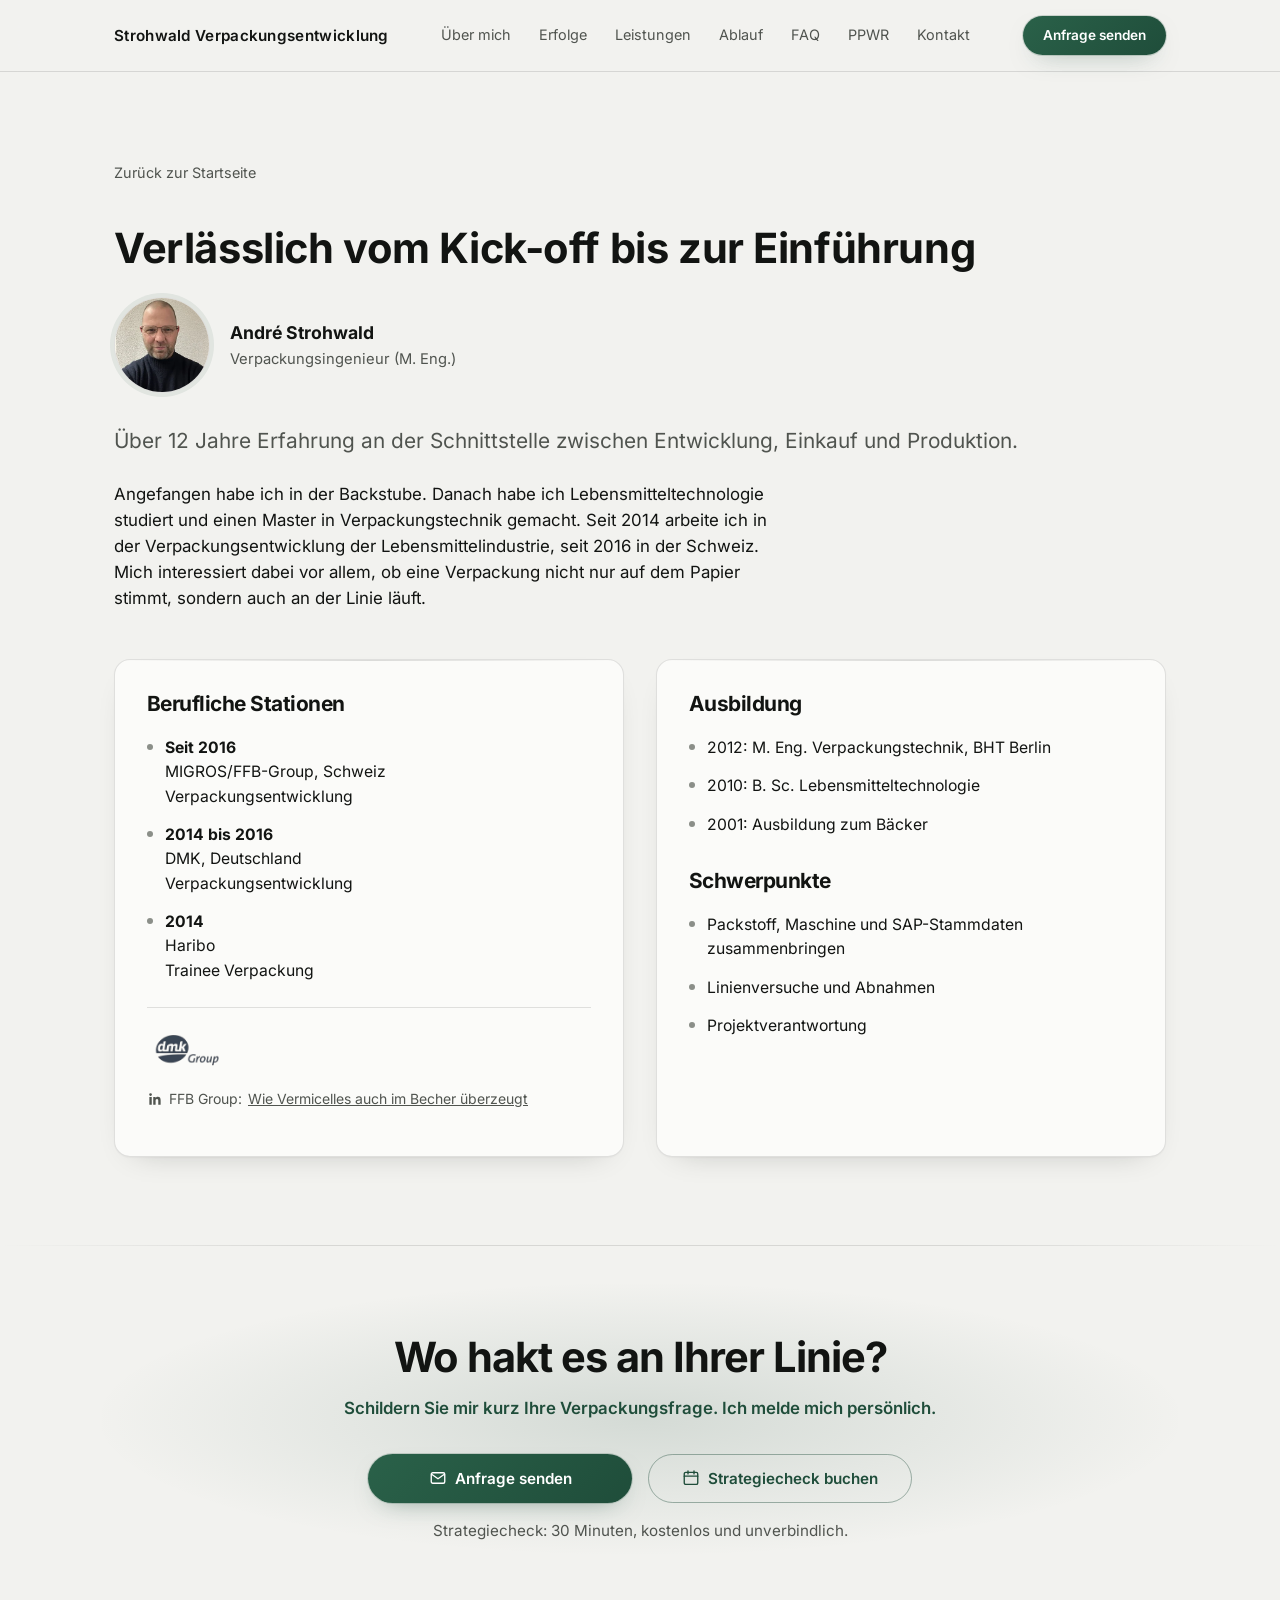
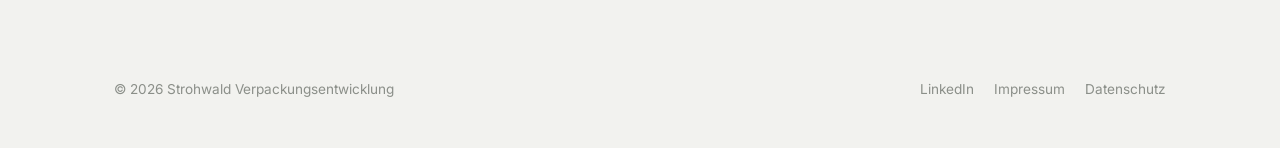
<file: ueber-mich.html>
<!DOCTYPE html>
<html lang="de">
<head>
<meta charset="UTF-8" />
<meta name="viewport" content="width=device-width, initial-scale=1.0" />
<title>Über mich | Strohwald Verpackungsentwicklung</title>
<meta name="description" content="André Strohwald, Verpackungsingenieur (M. Eng.): Verpackungsentwicklung in Deutschland und der Schweiz." />
<meta property="og:type" content="website" />
<meta property="og:site_name" content="Strohwald Verpackungsentwicklung" />
<meta property="og:url" content="https://strohwald-verpackungsentwicklung.de/ueber-mich.html" />
<link rel="canonical" href="https://strohwald-verpackungsentwicklung.de/ueber-mich.html" />
<meta property="og:title" content="Über mich | André Strohwald" />
<meta property="og:description" content="André Strohwald, Verpackungsingenieur (M. Eng.): Verpackungsentwicklung in Deutschland und der Schweiz." />
<meta property="og:image" content="https://strohwald-verpackungsentwicklung.de/assets/images/og-image.jpg" />
<meta property="og:image:width" content="1200" />
<meta property="og:image:height" content="630" />
<meta property="og:locale" content="de_DE" />
<meta name="twitter:card" content="summary_large_image" />
<meta name="twitter:title" content="Über mich | André Strohwald" />
<meta name="twitter:description" content="André Strohwald, Verpackungsingenieur (M. Eng.): Verpackungsentwicklung in Deutschland und der Schweiz." />
<meta name="twitter:image" content="https://strohwald-verpackungsentwicklung.de/assets/images/og-image.jpg" />
<link rel="icon" href="assets/favicon.svg" type="image/svg+xml" />
<link rel="preload" href="assets/fonts/inter-latin-wght-normal.woff2" as="font" type="font/woff2" crossorigin />
<link rel="stylesheet" href="assets/style.css?v=1795900000" />
<script type="application/ld+json">
{
  "@context": "https://schema.org",
  "@graph": [
    {
      "@type": "Person",
      "@id": "https://strohwald-verpackungsentwicklung.de/#andre",
      "name": "André Strohwald",
      "jobTitle": ["Verpackungsingenieur", "Verpackungsentwickler"],
      "url": "https://strohwald-verpackungsentwicklung.de/ueber-mich.html",
      "image": "https://strohwald-verpackungsentwicklung.de/assets/images/andre-strohwald.webp",
      "sameAs": [
        "https://www.linkedin.com/in/andr%C3%A9-strohwald-752a7868"
      ],
      "alumniOf": {
        "@type": "CollegeOrUniversity",
        "name": "Berliner Hochschule für Technik"
      },
      "hasCredential": [
        {
          "@type": "EducationalOccupationalCredential",
          "name": "M. Eng. Verpackungstechnik"
        },
        {
          "@type": "EducationalOccupationalCredential",
          "name": "B. Sc. Lebensmitteltechnologie"
        },
        {
          "@type": "EducationalOccupationalCredential",
          "name": "Ausbildung zum Bäcker"
        }
      ],
      "knowsAbout": [
        "Verpackungsentwicklung",
        "Lebensmittelverpackungen",
        "PPWR (EU-Verpackungsverordnung 2025/40)",
        "Siegeltechnik",
        "Folienverpackungen",
        "Schutzgasverpackung (MAP)",
        "Karton",
        "Tiefziehverpackungen",
        "Etiketten",
        "Materialeinsparung",
        "SAP-Stammdaten für Packmittel"
      ]
    },
    {
      "@type": "ProfilePage",
      "@id": "https://strohwald-verpackungsentwicklung.de/ueber-mich.html#seite",
      "url": "https://strohwald-verpackungsentwicklung.de/ueber-mich.html",
      "name": "Über mich",
      "mainEntity": {
        "@id": "https://strohwald-verpackungsentwicklung.de/#andre"
      },
      "isPartOf": {
        "@id": "https://strohwald-verpackungsentwicklung.de/#website"
      },
      "inLanguage": "de"
    }
  ]
}
</script>
</head>
<body>

<header class="site-header">
  <div class="container">
    <div class="header-start">
      <button type="button" class="nav-toggle" aria-label="Menü öffnen" aria-expanded="false" aria-controls="main-nav">
        <svg viewBox="0 0 24 24" fill="none" stroke="currentColor" stroke-width="1.8" stroke-linecap="round">
          <line x1="4" y1="7" x2="20" y2="7"/>
          <line x1="4" y1="12" x2="20" y2="12"/>
          <line x1="4" y1="17" x2="20" y2="17"/>
        </svg>
      </button>
      <a href="index.html" class="brand">
        <span class="brand-name">Strohwald Verpackungsentwicklung</span>
      </a>
    </div>
    <nav class="main-nav" id="main-nav">
      <a href="ueber-mich.html">Über mich</a>
      <a href="index.html#erfolge">Erfolge</a>
      <a href="leistungen.html">Leistungen</a>
      <a href="index.html#prozess">Ablauf</a>
      <a href="index.html#faq">FAQ</a>
      <a href="ppwr.html">PPWR</a>
      <a href="index.html#kontakt">Kontakt</a>
      <a href="mailto:andre@strohwald-verpackungsentwicklung.de?subject=Anfrage%20Verpackung" class="nav-mobile-cta">Anfrage senden</a>
    </nav>
    <a href="mailto:andre@strohwald-verpackungsentwicklung.de?subject=Anfrage%20Verpackung" class="btn btn-primary btn-small nav-cta">Anfrage senden</a>
  </div>
</header>

<main>

  <section>
    <div class="container">
      <a href="index.html" class="back-link">Zurück zur Startseite</a>

      <h1 class="about-page-title">Verlässlich vom Kick-off bis zur Einführung</h1>

      <div class="hero-person about-page-person">
        <div class="avatar-ring">
          <img src="assets/images/andre-strohwald.webp" alt="André Strohwald" width="96" height="96" />
        </div>
        <div>
          <div class="hero-person-name">André Strohwald</div>
          <div class="hero-person-role">Verpackungsingenieur (M. Eng.)</div>
        </div>
      </div>

      <p class="about-tagline">Über 12 Jahre Erfahrung an der Schnittstelle zwischen Entwicklung, Einkauf und Produktion.</p>

      <p class="about-story">Angefangen habe ich in der Backstube. Danach habe ich Lebensmitteltechnologie studiert und einen Master in Verpackungstechnik gemacht. Seit 2014 arbeite ich in der Verpackungsentwicklung der Lebensmittelindustrie, seit 2016 in der Schweiz. Mich interessiert dabei vor allem, ob eine Verpackung nicht nur auf dem Papier stimmt, sondern auch an der Linie läuft.</p>

      <div class="about-grid">
        <div class="about-card">
          <h2>Berufliche Stationen</h2>
          <ul class="check-list">
            <li><span class="step-dot" aria-hidden="true"></span> <span><strong>Seit 2016</strong><br>MIGROS/FFB-Group, Schweiz<br>Verpackungsentwicklung</span></li>
            <li><span class="step-dot" aria-hidden="true"></span> <span><strong>2014 bis 2016</strong><br>DMK, Deutschland<br>Verpackungsentwicklung</span></li>
            <li><span class="step-dot" aria-hidden="true"></span> <span><strong>2014</strong><br>Haribo<br>Trainee Verpackung</span></li>
          </ul>
          <div class="employer-logos">
            <img src="assets/images/dmk-logo.png" alt="DMK Deutsches Milchkontor" class="employer-logo" width="140" height="73" />
          </div>
          <p style="margin-top: 16px; font-size: 14px; color: var(--text-muted); display: flex; align-items: center; gap: 6px;">
            <svg width="16" height="16" viewBox="0 0 24 24" fill="currentColor" aria-hidden="true" style="flex-shrink: 0;"><path d="M20.45 20.45h-3.55v-5.57c0-1.33-.02-3.04-1.85-3.04-1.85 0-2.14 1.45-2.14 2.94v5.67H9.36V9h3.41v1.56h.05c.47-.9 1.63-1.85 3.36-1.85 3.6 0 4.27 2.37 4.27 5.45v6.29zM5.34 7.43a2.06 2.06 0 1 1 0-4.12 2.06 2.06 0 0 1 0 4.12zM7.12 20.45H3.56V9h3.56v11.45z"/></svg>
            FFB Group: <a href="https://lnkd.in/p/exJeWKrh" target="_blank" rel="noopener">Wie Vermicelles auch im Becher überzeugt</a>
          </p>
        </div>
        <div class="about-card">
          <h2>Ausbildung</h2>
          <ul class="check-list">
            <li><span class="step-dot" aria-hidden="true"></span> 2012: M. Eng. Verpackungstechnik, BHT Berlin</li>
            <li><span class="step-dot" aria-hidden="true"></span> 2010: B. Sc. Lebensmitteltechnologie</li>
            <li><span class="step-dot" aria-hidden="true"></span> 2001: Ausbildung zum Bäcker</li>
          </ul>
          <h2 class="about-subhead">Schwerpunkte</h2>
          <ul class="check-list">
            <li><span class="step-dot" aria-hidden="true"></span> Packstoff, Maschine und SAP-Stammdaten zusammenbringen</li>
            <li><span class="step-dot" aria-hidden="true"></span> Linienversuche und Abnahmen</li>
            <li><span class="step-dot" aria-hidden="true"></span> Projektverantwortung</li>
          </ul>
        </div>
      </div>
    </div>
  </section>

  <!-- CTA -->
  <section class="cta-section">
    <div class="container">
      <h2>Wo hakt es an Ihrer Linie?</h2>
      <p class="cta-sub">Schildern Sie mir kurz Ihre Verpackungsfrage. Ich melde mich persönlich.</p>
      <div class="cta-buttons">
        <a href="mailto:andre@strohwald-verpackungsentwicklung.de?subject=Anfrage%20Verpackung" class="btn btn-primary"><svg class="btn-icon" viewBox="0 0 24 24" width="18" height="18" aria-hidden="true" focusable="false"><rect x="3" y="5" width="18" height="14" rx="2"/><path d="m3.5 7 8.5 6 8.5-6"/></svg>Anfrage senden</a>
        <a href="https://calendly.com/strohwald-verpackungsentwicklung/30min" class="btn btn-outline" target="_blank" rel="noopener"><svg class="btn-icon" viewBox="0 0 24 24" width="18" height="18" aria-hidden="true" focusable="false"><rect x="3" y="4.5" width="18" height="16" rx="2"/><path d="M3 9.5h18M8 2.5v4M16 2.5v4"/></svg>Strategiecheck buchen</a>
      </div>
      <p class="cta-alt">Strategiecheck: 30&nbsp;Minuten, kostenlos und unverbindlich.</p>
    </div>
  </section>

</main>

<footer class="site-footer">
  <div class="container">
    <span>© 2026 Strohwald Verpackungsentwicklung</span>
    <nav class="footer-links">
      <a href="https://www.linkedin.com/in/andr%C3%A9-strohwald-752a7868" target="_blank" rel="noopener">LinkedIn</a>
      <a href="impressum.html">Impressum</a>
      <a href="datenschutz.html">Datenschutz</a>
    </nav>
  </div>
</footer>

<script src="assets/nav.js?v=1788154834" defer></script>
<script src="assets/effects.js?v=1794800000" defer></script>
<!-- Cloudflare Web Analytics -->
<script type='module' src='https://static.cloudflareinsights.com/beacon.min.js' data-cf-beacon='{"token": "0fba5e5be4ec42d7a3abeb9a58871c34"}'></script>
<!-- End Cloudflare Web Analytics -->
</body>
</html>
</file>
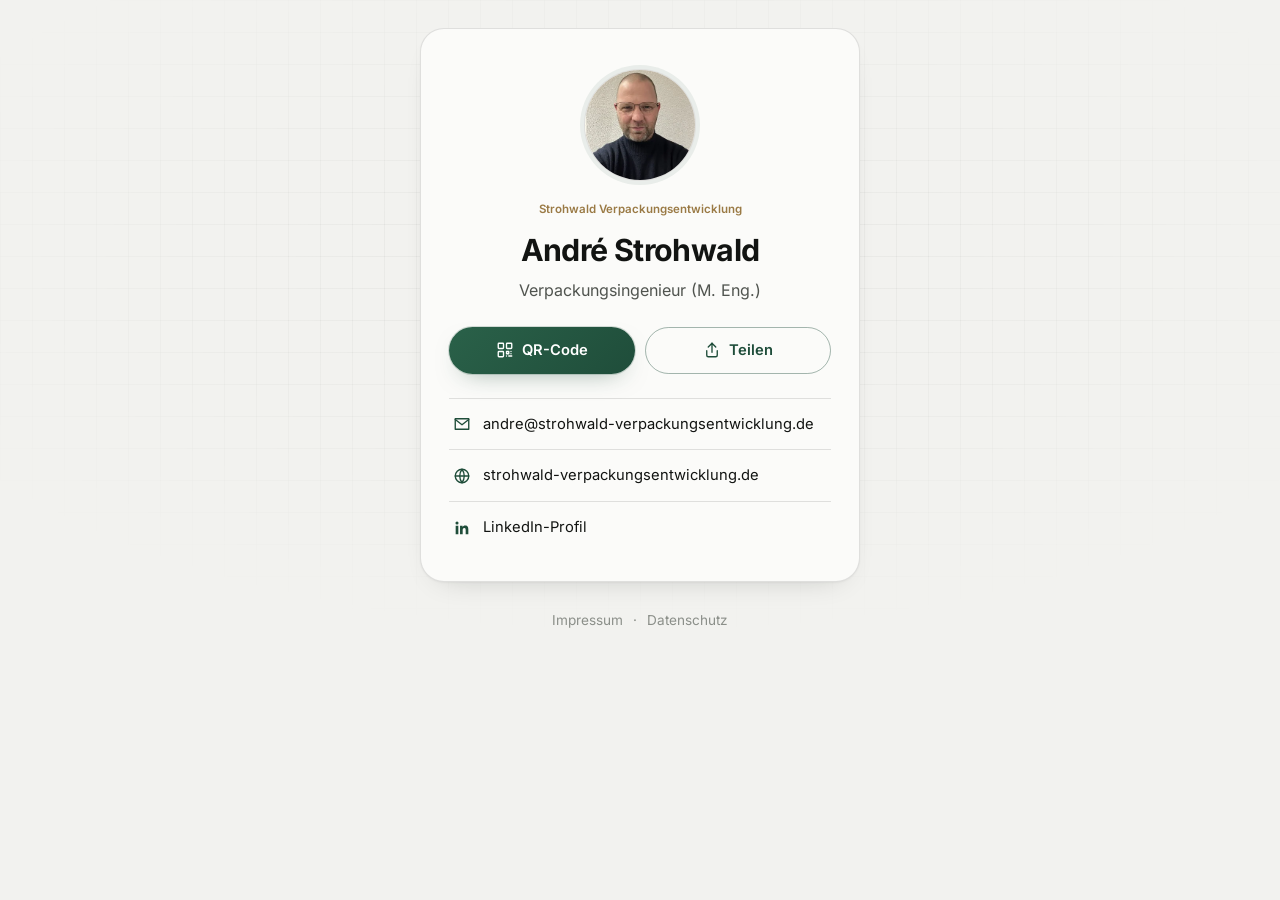
<file: visitenkarte.html>
<!DOCTYPE html>
<html lang="de">
<head>
<meta charset="UTF-8" />
<meta name="viewport" content="width=device-width, initial-scale=1.0" />
<title>Visitenkarte | André Strohwald</title>
<meta name="description" content="Digitale Visitenkarte von André Strohwald, Strohwald Verpackungsentwicklung." />
<meta name="robots" content="noindex" />
<link rel="icon" href="assets/favicon.svg" type="image/svg+xml" />
<link rel="preload" href="assets/fonts/inter-latin-wght-normal.woff2" as="font" type="font/woff2" crossorigin />
<link rel="stylesheet" href="assets/style.css?v=1795900000" />
</head>
<body>

<main class="card-main">
  <div class="container">
    <div class="vcard">
      <div class="avatar-ring vcard-avatar">
        <img src="assets/images/andre-strohwald.webp" alt="André Strohwald" width="112" height="112" />
      </div>
      <p class="eyebrow vcard-eyebrow">Strohwald Verpackungsentwicklung</p>
      <h1 class="vcard-name">André Strohwald</h1>
      <p class="vcard-role">Verpackungsingenieur (M. Eng.)</p>

      <div class="vcard-actions">
        <button type="button" class="btn btn-primary vcard-action" id="vcard-qr-open">
          <svg viewBox="0 0 24 24" fill="none" stroke="currentColor" stroke-width="1.8" stroke-linecap="round" stroke-linejoin="round" aria-hidden="true"><rect x="3" y="3" width="7" height="7" rx="1"/><rect x="14" y="3" width="7" height="7" rx="1"/><rect x="3" y="14" width="7" height="7" rx="1"/><path d="M14 14h3v3h-3zM20 14v.01M14 20h.01M17 20h4M20 17v.01"/></svg>
          QR-Code
        </button>
        <button type="button" class="btn btn-outline vcard-action" id="vcard-share">
          <svg viewBox="0 0 24 24" fill="none" stroke="currentColor" stroke-width="1.8" stroke-linecap="round" stroke-linejoin="round" aria-hidden="true"><path d="M12 3v12"/><path d="m7 8 5-5 5 5"/><path d="M5 13v6a2 2 0 0 0 2 2h10a2 2 0 0 0 2-2v-6"/></svg>
          Teilen
        </button>
      </div>

      <ul class="vcard-contacts">
        <li>
          <a href="mailto:andre@strohwald-verpackungsentwicklung.de">
            <svg class="card-page-icon" viewBox="0 0 24 24" fill="none" stroke="currentColor" stroke-width="1.8" stroke-linecap="round" stroke-linejoin="round" aria-hidden="true"><path d="M3 5h18v14H3z"/><path d="m3 6 9 7 9-7"/></svg>
            <span>andre@strohwald-verpackungsentwicklung.de</span>
          </a>
        </li>
        <li>
          <a href="https://strohwald-verpackungsentwicklung.de">
            <svg class="card-page-icon" viewBox="0 0 24 24" fill="none" stroke="currentColor" stroke-width="1.8" stroke-linecap="round" stroke-linejoin="round" aria-hidden="true"><circle cx="12" cy="12" r="9"/><path d="M3 12h18"/><path d="M12 3a15 15 0 0 1 0 18 15 15 0 0 1 0-18z"/></svg>
            <span>strohwald-verpackungsentwicklung.de</span>
          </a>
        </li>
        <li>
          <a href="https://www.linkedin.com/in/andr%C3%A9-strohwald-752a7868" target="_blank" rel="noopener">
            <svg class="card-page-icon" viewBox="0 0 24 24" fill="currentColor" aria-hidden="true"><path d="M20.45 20.45h-3.55v-5.57c0-1.33-.02-3.04-1.85-3.04-1.85 0-2.14 1.45-2.14 2.94v5.67H9.36V9h3.41v1.56h.05c.47-.9 1.63-1.85 3.36-1.85 3.6 0 4.27 2.37 4.27 5.45v6.29zM5.34 7.43a2.06 2.06 0 1 1 0-4.12 2.06 2.06 0 0 1 0 4.12zM7.12 20.45H3.56V9h3.56v11.45z"/></svg>
            <span>LinkedIn-Profil</span>
          </a>
        </li>
      </ul>
    </div>
    <nav class="vcard-legal">
      <a href="impressum.html">Impressum</a>
      <span aria-hidden="true">·</span>
      <a href="datenschutz.html">Datenschutz</a>
    </nav>
  </div>
</main>

<dialog class="qr-dialog" id="vcard-qr">
  <p class="eyebrow">Kontakt scannen</p>
  <img src="assets/images/qr-kontakt.svg" alt="QR-Code mit den Kontaktdaten von André Strohwald" width="280" height="280" />
  <p class="qr-hint">Mit der Handykamera scannen, der Kontakt wird direkt gespeichert.</p>
  <button type="button" class="btn btn-primary" id="vcard-qr-close">Schließen</button>
</dialog>

<script src="assets/visitenkarte.js?v=1790613128" defer></script>


</body>
</html>
</file>
<file: assets/style.css>
@font-face {
  font-family: "Inter";
  font-style: normal;
  font-weight: 100 900;
  font-display: optional;
  src: url("fonts/inter-latin-wght-normal.woff2") format("woff2");
  unicode-range: U+0000-00FF, U+0131, U+0152-0153, U+02BB-02BC, U+02C6, U+02DA, U+02DC, U+0304, U+0308, U+0329, U+2000-206F, U+20AC, U+2122, U+2191, U+2193, U+2212, U+2215, U+FEFF, U+FFFD;
}

:root {
  --bg: #f2f2ef;
  --bg-panel: #fbfbf9;
  --bg-panel-alt: #e6e6e1;
  --text: #121412;
  --text-muted: #50544f;
  --text-faint: #8b8f89;
  --accent: #1f4d3a;
  --accent-light: #2a6149;
  --accent-soft: #d3e2da;
  --accent-dark: #ffffff;
  --brass: #9a7a45;
  --bg-rgb: 242, 242, 239;
  --border: rgba(18, 20, 18, 0.12);
  --border-hover: rgba(31, 77, 58, 0.4);
  --max-width: 1100px;
  --radius: 16px;
  --card-shadow: 0 1px 2px rgba(18, 20, 18, 0.04), 0 12px 32px -22px rgba(18, 20, 18, 0.3);
  --card-shadow-hover: 0 1px 2px rgba(18, 20, 18, 0.05), 0 22px 44px -24px rgba(18, 20, 18, 0.38);
  font-size: 16px;
}

* {
  box-sizing: border-box;
}

html {
  scroll-behavior: smooth;
}

body {
  margin: 0;
  background-color: var(--bg);
  color: var(--text);
  font-family: "Inter", "Helvetica Neue", Arial, sans-serif;
  line-height: 1.55;
  -webkit-font-smoothing: antialiased;
}

img,
svg {
  max-width: 100%;
  display: block;
}

a {
  color: inherit;
}

.container {
  max-width: var(--max-width);
  margin: 0 auto;
  padding: 0 24px;
}

/* Header */

.site-header {
  position: sticky;
  top: 0;
  z-index: 50;
  background: rgba(var(--bg-rgb), 0.75);
  backdrop-filter: blur(14px);
  -webkit-backdrop-filter: blur(14px);
  border-bottom: 1px solid var(--border);
}

.site-header .container {
  display: flex;
  align-items: center;
  justify-content: space-between;
  padding-top: 16px;
  padding-bottom: 16px;
}

.header-start {
  display: flex;
  align-items: center;
  gap: 14px;
}

.brand {
  display: flex;
  align-items: center;
  gap: 10px;
  font-weight: 600;
  letter-spacing: 0.02em;
  text-decoration: none;
  font-size: 0.95rem;
}

.nav-toggle {
  display: none;
  align-items: center;
  justify-content: center;
  width: 38px;
  height: 38px;
  padding: 0;
  border: 1px solid var(--border);
  border-radius: 10px;
  background: var(--bg-panel);
  color: var(--text);
  cursor: pointer;
}

.nav-toggle svg {
  width: 20px;
  height: 20px;
}

.nav-toggle:hover {
  border-color: var(--border-hover);
}

.nav-mobile-cta {
  display: none;
}

.brand-name strong {
  color: var(--accent);
}

.main-nav {
  display: flex;
  gap: 28px;
}

.main-nav a {
  text-decoration: none;
  color: var(--text-muted);
  font-size: 0.9rem;
  transition: color 0.15s ease;
}

.main-nav a:hover {
  color: var(--text);
}

.site-header .btn.nav-cta {
  display: none;
}

@media (min-width: 720px) {
  .site-header .btn.nav-cta {
    display: inline-flex;
  }
}

@media (min-width: 721px) {
  .main-nav a,
  .brand-name,
  .site-header .btn.nav-cta {
    white-space: nowrap;
  }
}

@media (min-width: 721px) and (max-width: 1080px) {
  .main-nav {
    gap: 18px;
  }

  .site-header .btn.nav-cta {
    display: none;
  }
}

@media (min-width: 721px) and (max-width: 900px) {
  .main-nav {
    gap: 12px;
  }

  .main-nav a {
    font-size: 0.82rem;
  }

  .brand-name {
    font-size: 0.9rem;
  }
}

/* Buttons */

.btn {
  display: inline-flex;
  align-items: center;
  justify-content: center;
  gap: 8px;
  padding: 13px 28px;
  border-radius: 999px;
  font-weight: 600;
  font-size: 0.95rem;
  text-decoration: none;
  border: none;
  cursor: pointer;
  transition: transform 0.15s ease, box-shadow 0.15s ease;
}

.btn-primary {
  background: linear-gradient(135deg, var(--accent-light), var(--accent));
  color: var(--accent-dark);
  box-shadow: 0 0 0 1px rgba(31, 77, 58, 0.18), 0 10px 26px -14px rgba(31, 77, 58, 0.55);
}

.btn-primary:hover {
  transform: translateY(-1px);
  background: linear-gradient(135deg, #33735a, var(--accent-light));
  box-shadow: 0 0 0 1px rgba(31, 77, 58, 0.3), 0 14px 34px -12px rgba(31, 77, 58, 0.6);
}

.btn-small {
  padding: 9px 20px;
  font-size: 0.85rem;
}

.btn-outline {
  background: transparent;
  color: var(--accent);
  border: 1px solid rgba(31, 77, 58, 0.4);
  box-shadow: none;
}

.btn-outline:hover {
  transform: translateY(-1px);
  border-color: var(--accent);
  background: rgba(31, 77, 58, 0.08);
  box-shadow: none;
}

/* Section scaffolding */

section {
  padding: 88px 0;
  border-bottom: 1px solid var(--border);
  border-image: linear-gradient(90deg, transparent, var(--border) 25%, var(--border) 75%, transparent) 1;
}

section:last-of-type {
  border-bottom: none;
}

.eyebrow {
  color: var(--brass);
  font-size: 0.95rem;
  font-weight: 600;
  margin: 0 0 12px;
}

h1,
h2,
h3 {
  font-weight: 700;
  letter-spacing: -0.01em;
  margin: 0;
}

h2 {
  font-size: clamp(1.9rem, 4vw, 2.75rem);
  line-height: 1.15;
  letter-spacing: -0.025em;
  text-wrap: balance;
}

.section-intro {
  max-width: 640px;
  margin: 0 0 32px;
}

.section-intro p {
  color: var(--text-muted);
  margin: 12px 0 0;
}

/* Hero */

.hero {
  padding-top: 40px;
  padding-bottom: 40px;
  position: relative;
  overflow: hidden;
}

.hero::after {
  content: "";
  position: absolute;
  inset: 0;
  background-image:
    linear-gradient(rgba(18, 20, 18, 0.05) 1px, transparent 1px),
    linear-gradient(90deg, rgba(18, 20, 18, 0.05) 1px, transparent 1px);
  background-size: 32px 32px;
  -webkit-mask-image: radial-gradient(ellipse 70% 65% at 50% 30%, black 0%, transparent 75%);
  mask-image: radial-gradient(ellipse 70% 65% at 50% 30%, black 0%, transparent 75%);
  pointer-events: none;
}

.hero-inner {
  position: relative;
  display: grid;
  gap: 40px;
  justify-items: center;
  text-align: center;
}

.hero-inner > * {
  min-width: 0;
}

.hero h1 {
  font-size: clamp(2rem, 5vw, 3.5rem);
  line-height: 1.08;
  letter-spacing: -0.025em;
  text-wrap: balance;
  max-width: 780px;
  margin-left: auto;
  margin-right: auto;
}

.hero .eyebrow,
.hero h1,
.hero-lead,
.hero-symptoms,
.hero-stat,
.hero-intro,
.hero-person,
.hero-actions {
  animation: hero-rise 0.8s cubic-bezier(0.16, 1, 0.3, 1) both;
}

.hero-symptoms { animation-delay: 0.06s; }
.hero h1 { animation-delay: 0.14s; }
.hero-lead { animation-delay: 0.2s; }
.hero-stat { animation-delay: 0.26s; }
.hero-intro { animation-delay: 0.27s; }
.hero-person { animation-delay: 0.34s; }
.hero-actions { animation-delay: 0.42s; }

@keyframes hero-rise {
  from { opacity: 0; transform: translateY(16px); }
  to { opacity: 1; transform: translateY(0); }
}

@media (prefers-reduced-motion: reduce) {
  .hero .eyebrow,
  .hero h1,
  .hero-lead,
  .hero-symptoms,
  .hero-stat,
  .hero-intro,
  .hero-person,
  .hero-actions {
    animation: none;
  }
}

.hero-lead {
  margin-top: 14px;
  font-size: 1.15rem;
  font-weight: 700;
  color: var(--text);
}

.hero-symptoms {
  list-style: none;
  margin: 4px auto 22px;
  padding: 0;
  display: flex;
  flex-wrap: wrap;
  justify-content: center;
  gap: 8px;
}

.hero-symptoms li {
  padding: 6px 14px;
  border-radius: 999px;
  background: rgba(251, 251, 249, 0.7);
  border: 1px solid var(--border);
  color: var(--text-muted);
  font-size: 0.88rem;
  font-style: italic;
}

.hero-stat {
  margin-top: 20px;
  display: inline-flex;
  flex-direction: column;
  align-items: center;
  gap: 4px;
  padding: 14px 28px;
  border-radius: var(--radius);
  background: linear-gradient(180deg, rgba(255, 255, 255, 0.035), rgba(255, 255, 255, 0) 40%), var(--bg-panel);
  border: 1px solid var(--border);
  text-decoration: none;
  box-shadow: 0 1px 2px rgba(18, 20, 18, 0.04), 0 16px 36px -22px rgba(18, 20, 18, 0.28);
  transition: transform 0.2s ease, border-color 0.2s ease, box-shadow 0.2s ease;
}

.hero-stat:hover {
  transform: translateY(-3px);
  border-color: var(--border-hover);
  box-shadow: 0 18px 40px -24px rgba(31, 77, 58, 0.35);
}

.hero-stat-value {
  font-size: 1.3rem;
  font-weight: 700;
  color: var(--accent);
  line-height: 1.2;
}

.hero-stat-label {
  font-size: 0.85rem;
  color: var(--text-muted);
}

.hero-person {
  margin-top: 24px;
  display: flex;
  align-items: center;
  justify-content: center;
  gap: 20px;
  flex-wrap: wrap;
}

.avatar-ring {
  width: 84px;
  height: 84px;
  border-radius: 50%;
  background: var(--bg-panel);
  border: 1px solid var(--border);
  display: flex;
  align-items: center;
  justify-content: center;
  flex-shrink: 0;
  overflow: hidden;
  box-shadow: 0 0 0 4px rgba(31, 77, 58, 0.08);
}

.hero-person .avatar-ring {
  animation: avatar-glow-pulse 4s ease-in-out infinite;
}

@keyframes avatar-glow-pulse {
  0%, 100% { box-shadow: 0 0 0 4px rgba(31, 77, 58, 0.08); }
  50% { box-shadow: 0 0 0 7px rgba(31, 77, 58, 0.16); }
}

@media (prefers-reduced-motion: reduce) {
  .hero-person .avatar-ring {
    animation: none;
  }
}

.avatar-ring svg {
  width: 34px;
  height: 34px;
  color: var(--accent);
}

.avatar-ring img {
  width: 100%;
  height: 100%;
  object-fit: cover;
}

.hero-person-name {
  font-weight: 700;
  font-size: 1.1rem;
}

.hero-person-role {
  color: var(--text-muted);
  font-size: 0.92rem;
  margin-top: 2px;
}

.dot-sep {
  color: var(--accent);
}

.hero-actions {
  margin-top: 24px;
  display: flex;
  gap: 16px;
  flex-wrap: wrap;
  align-items: center;
  justify-content: center;
}


/* Zweiter Kontaktweg unter dem E-Mail-Button */
.cta-alt {
  margin: 14px 0 0;
  color: var(--text-muted);
  font-size: 0.95rem;
  line-height: 1.6;
}

.cta-alt a {
  color: var(--accent);
  font-weight: 600;
  text-decoration: underline;
  text-underline-offset: 3px;
}

.cta-section .cta-alt {
  margin: 16px auto 0;
  max-width: 560px;
}

/* Zwei gleich große Buttons: E-Mail und Strategiecheck */
.cta-buttons {
  margin-top: 32px;
  display: flex;
  flex-wrap: wrap;
  gap: 16px;
  justify-content: center;
}

.cta-section .cta-buttons .btn {
  margin-top: 0;
}

.cta-buttons .btn,
.hero-actions .btn {
  width: 16.5rem;
  white-space: nowrap;
  justify-content: center;
  text-align: center;
}

/* Strichsymbole in den Kontaktbuttons (Umschlag, Kalender) */
.btn-icon {
  flex-shrink: 0;
  fill: none;
  stroke: currentColor;
  stroke-width: 1.8;
  stroke-linecap: round;
  stroke-linejoin: round;
}

/* Rahmen ausgleichen, damit beide Buttons gleich hoch sind */
.cta-buttons .btn-outline,
.hero-actions .btn-outline {
  padding: 12px 27px;
}

@media (max-width: 559px) {
  .cta-buttons .btn,
  .hero-actions .btn {
    width: 100%;
    max-width: 20rem;
  }
}

.hero-actions .cta-alt {
  flex-basis: 100%;
  margin-top: 0;
}


/* Card surfaces (about, process, stats, contact) */

.about-card,
.process-card,
.stat-tile,
.service-card,
.contact-card,
.ppwr-results-card {
  background: var(--bg-panel);
  border: 1px solid var(--border);
  border-radius: var(--radius);
  position: relative;
  overflow: hidden;
  box-shadow: var(--card-shadow);
  transition: transform 0.2s ease, border-color 0.2s ease, box-shadow 0.2s ease;
}

.ppwr-results-card {
  padding: 32px;
}

.about-card::before,
.process-card::before,
.stat-tile::before,
.service-card::before,
.contact-card::before,
.ppwr-results-card::before {
  content: "";
  position: absolute;
  top: 0;
  left: 0;
  right: 0;
  height: 1px;
  background: linear-gradient(90deg, transparent, rgba(18, 20, 18, 0.14), transparent);
}

.about-card:hover,
.process-card:hover,
.stat-tile:hover,
.service-card:hover,
.contact-card:hover {
  transform: translateY(-3px);
  border-color: rgba(18, 20, 18, 0.2);
  box-shadow: var(--card-shadow-hover);
}

/* PPWR page (standalone) */

.ppwr-timeline {
  display: grid;
  gap: 24px;
  margin-bottom: 24px;
}

.ppwr-timeline .process-card ul {
  margin-bottom: 0;
}

.process-number.ppwr-year {
  align-self: flex-start;
  width: auto;
  min-width: 44px;
  height: 36px;
  padding: 0 16px;
  border-radius: 999px;
  font-size: 0.95rem;
}

.ppwr-sources {
  color: var(--text-faint);
  font-size: 0.85rem;
}

.ppwr-sources a {
  color: var(--text-muted);
  text-decoration: underline;
}

.ppwr-sources a:hover {
  color: var(--accent);
}

.ppwr-disclaimer {
  margin-top: 16px;
  padding: 14px 18px;
  border: 1px solid var(--border);
  border-radius: 12px;
  color: var(--text-muted);
  font-size: 0.92rem;
}

.ppwr-closing {
  margin-top: 40px;
}

/* About page (standalone) */

.about-page-title {
  font-size: clamp(1.8rem, 3.5vw, 2.6rem);
  margin-bottom: 16px;
}

.about-page-person {
  margin-top: 0;
  margin-bottom: 32px;
  justify-content: flex-start;
}

.about-page-person .avatar-ring {
  width: 96px;
  height: 96px;
}

/* About columns */

.about-tagline {
  font-size: 1.3rem;
  color: var(--text-muted);
  margin: 14px 0 56px;
}

.about-story {
  max-width: 680px;
  margin: -32px 0 48px;
  font-size: 1.05rem;
  color: var(--text);
}

.about-card h2.about-subhead {
  margin-top: 32px;
}

.about-grid {
  display: grid;
  gap: 32px;
  grid-template-columns: repeat(auto-fit, minmax(260px, 1fr));
}

.about-card {
  padding: 32px;
}

.about-card h2,
.about-card h3 {
  font-size: 1.3rem;
  margin-bottom: 20px;
}

.check-list {
  list-style: none;
  margin: 0;
  padding: 0;
  display: grid;
  gap: 14px;
}

.check-list li {
  display: flex;
  gap: 12px;
  align-items: flex-start;
  color: var(--text);
  font-size: 0.98rem;
}

.employer-logos {
  display: flex;
  align-items: center;
  gap: 24px;
  margin-top: 24px;
  padding-top: 20px;
  border-top: 1px solid var(--border);
}

.employer-logo {
  height: 44px;
  width: auto;
  opacity: 0.85;
}


/* Stats */

.stats-grid {
  display: grid;
  gap: 24px;
  grid-template-columns: repeat(auto-fit, minmax(220px, 1fr));
  margin-bottom: 48px;
}

.stat-tile {
  padding: 28px;
}

.stat-tile .stat-value {
  font-size: clamp(2rem, 4vw, 2.6rem);
  font-weight: 700;
  letter-spacing: -0.03em;
  color: var(--text);
  line-height: 1;
}

.stats-bento {
  grid-template-columns: 1.3fr 1fr 1fr;
}

.stat-tile-feature {
  grid-row: span 2;
  display: flex;
  flex-direction: column;
  justify-content: flex-end;
  min-height: 280px;
  padding: 36px;
  background:
    radial-gradient(120% 90% at 0% 0%, rgba(176, 141, 87, 0.16), transparent 60%),
    var(--bg-panel);
}

.stat-tile-feature .stat-value {
  font-size: clamp(2rem, 3.6vw, 2.9rem);
  line-height: 1.08;
  color: var(--accent);
  text-wrap: balance;
}

.stat-tile-feature .stat-label {
  font-size: 1rem;
  margin-top: 14px;
}

.stat-tile-wide {
  grid-column: span 2;
}

@media (max-width: 720px) {
  .stats-bento {
    grid-template-columns: 1fr 1fr;
    gap: 14px;
  }

  .stats-bento .stat-tile {
    padding: 22px;
  }

  .stats-bento .stat-tile:not(.stat-tile-feature) .stat-value {
    font-size: 1.75rem;
  }

  .stats-bento .stat-tile:not(.stat-tile-feature) .stat-label {
    font-size: 0.85rem;
    margin-top: 8px;
  }

  .stat-tile-feature {
    grid-row: auto;
    grid-column: 1 / -1;
    min-height: 0;
    padding: 28px;
  }

  .stat-tile-wide {
    grid-column: 1 / -1;
  }
}

.stat-tile .stat-label {
  margin-top: 10px;
  color: var(--text-muted);
  font-size: 0.92rem;
}

.results-list {
  list-style: none;
  margin: 0 auto;
  padding: 0;
  display: grid;
  gap: 14px 48px;
  grid-template-columns: repeat(2, minmax(240px, 340px));
  justify-content: center;
  max-width: 760px;
}

@media (max-width: 640px) {
  .results-list {
    grid-template-columns: minmax(240px, 340px);
  }
}

.results-list li {
  display: flex;
  gap: 12px;
  align-items: flex-start;
  font-size: 0.96rem;
}


/* Services */

.service-grid {
  display: grid;
  gap: 20px;
  grid-template-columns: repeat(auto-fit, minmax(280px, 1fr));
}

.service-card {
  padding: 28px;
}

.service-card h3 {
  font-size: 1.1rem;
  margin-bottom: 10px;
}

.service-card {
  display: flex;
  flex-direction: column;
  text-decoration: none;
  color: inherit;
}

.service-card p {
  margin: 0;
  color: var(--text-muted);
  font-size: 0.95rem;
}

.service-more {
  margin-top: auto;
  padding-top: 16px;
  color: var(--accent);
  font-size: 0.88rem;
  font-weight: 600;
}

.service-details {
  display: grid;
  gap: 24px;
}

.service-detail {
  background: var(--bg-panel);
  border: 1px solid var(--border);
  border-radius: var(--radius);
  box-shadow: var(--card-shadow);
  padding: 36px;
  scroll-margin-top: 96px;
}

.service-detail h2 {
  font-size: clamp(1.4rem, 2.6vw, 1.8rem);
  margin-bottom: 24px;
}

.service-detail-grid {
  display: grid;
  gap: 28px;
  grid-template-columns: 1fr 1.25fr 1fr;
}

.service-detail-grid p {
  margin: 0;
  color: var(--text-muted);
  font-size: 0.95rem;
}

.service-detail-grid .check-list li {
  font-size: 0.95rem;
}

.service-detail-grid p.service-label,
.ppwr-results-card p.service-label {
  margin-bottom: 10px;
  color: var(--text);
  font-size: 0.95rem;
  font-weight: 600;
}

@media (max-width: 880px) {
  .service-detail-grid {
    grid-template-columns: 1fr;
    gap: 20px;
  }
}

@media (max-width: 720px) {
  .service-grid {
    gap: 14px;
  }

  .service-detail {
    padding: 24px;
  }

  .service-card {
    padding: 22px;
  }
}

/* Experience tiles (below stats) */

.experience-title {
  font-size: 1.05rem;
  margin: 8px 0 16px;
}

.experience-grid {
  display: grid;
  gap: 14px;
  grid-template-columns: repeat(2, 1fr);
}

.experience-card {
  padding: 20px 24px;
  border-radius: var(--radius);
  border: 1px solid var(--border);
  background: rgba(251, 251, 249, 0.55);
}

.experience-card h4 {
  margin: 0 0 6px;
  font-size: 0.98rem;
  font-weight: 700;
}

.experience-card p {
  margin: 0;
  color: var(--text-muted);
  font-size: 0.92rem;
}

@media (max-width: 720px) {
  .experience-grid {
    grid-template-columns: 1fr;
    gap: 10px;
  }

  .experience-card {
    padding: 16px 18px;
  }
}

/* Process steps */

.process-block {
  position: relative;
  margin-bottom: 48px;
}

.process-block:last-child {
  margin-bottom: 0;
}


.process-grid {
  position: relative;
  display: grid;
  align-items: stretch;
  gap: 24px;
  grid-template-columns: repeat(auto-fit, minmax(240px, 1fr));
  margin-bottom: 24px;
}

.process-card {
  padding: 28px;
  display: flex;
  flex-direction: column;
}

.process-card-photo {
  display: block;
  width: calc(100% + 56px);
  max-width: none;
  margin: auto -28px -28px;
  border-bottom-left-radius: var(--radius);
  border-bottom-right-radius: var(--radius);
}

.process-number {
  position: relative;
  z-index: 1;
  width: 44px;
  height: 44px;
  display: flex;
  align-items: center;
  justify-content: center;
  border-radius: 50%;
  background: var(--bg-panel-alt);
  color: var(--text);
  font-size: 0.95rem;
  font-weight: 700;
  box-shadow: inset 0 0 0 1px var(--border);
  margin-bottom: 18px;
}

.process-card h3 {
  font-size: 1.15rem;
  margin-bottom: 16px;
}

.process-card ul {
  list-style: none;
  margin: 0 0 20px;
  padding: 0;
  display: grid;
  gap: 10px;
}

.process-card ul li {
  display: flex;
  gap: 10px;
  align-items: flex-start;
  color: var(--text-muted);
  font-size: 0.92rem;
}

.step-dot {
  width: 6px;
  height: 6px;
  border-radius: 50%;
  background: var(--text-faint);
  flex-shrink: 0;
  margin-top: 8px;
}

/* FAQ */

.faq-list {
  display: grid;
  gap: 20px;
}

.faq-item {
  background: var(--bg-panel);
  box-shadow: var(--card-shadow);
  border: 1px solid var(--border);
  border-radius: var(--radius);
  padding: 28px 32px;
  position: relative;
  overflow: hidden;
}

.faq-item::before {
  content: "";
  position: absolute;
  top: 0;
  left: 0;
  right: 0;
  height: 1px;
  background: linear-gradient(90deg, transparent, rgba(18, 20, 18, 0.14), transparent);
}

.faq-item h3 {
  font-size: 1.05rem;
  margin-bottom: 10px;
}

.faq-item p {
  margin: 0;
  color: var(--text-muted);
  font-size: 0.95rem;
}

/* PPWR teaser */

.ppwr-teaser {
  padding: 28px 0;
  text-align: center;
}

.ppwr-teaser-card {
  display: inline-flex;
  align-items: center;
  justify-content: center;
  gap: 12px;
  flex-wrap: wrap;
  max-width: 620px;
  padding: 20px 32px;
  background: linear-gradient(180deg, rgba(255, 255, 255, 0.035), rgba(255, 255, 255, 0) 40%), var(--bg-panel);
  border: 1px solid var(--border);
  border-radius: var(--radius);
  position: relative;
  overflow: hidden;
  text-align: center;
  text-decoration: none;
  color: var(--text-muted);
  font-size: 0.92rem;
  transition: transform 0.2s ease, border-color 0.2s ease, box-shadow 0.2s ease;
}

.ppwr-teaser-card::before {
  content: "";
  position: absolute;
  top: 0;
  left: 0;
  right: 0;
  height: 2px;
  background: linear-gradient(90deg, transparent, var(--accent) 25%, var(--accent) 75%, transparent);
  opacity: 0.55;
}

.ppwr-teaser-card:hover {
  transform: translateY(-3px);
  border-color: var(--border-hover);
  box-shadow: 0 18px 40px -24px rgba(31, 77, 58, 0.35);
  color: var(--text);
}

.ppwr-teaser-card:hover .ppwr-teaser-arrow {
  transform: translateX(3px);
}

.ppwr-teaser-badge {
  display: inline-flex;
  align-items: center;
  padding: 3px 10px;
  border-radius: 999px;
  background: rgba(31, 77, 58, 0.14);
  color: var(--accent);
  font-weight: 700;
  font-size: 0.75rem;
  letter-spacing: 0.04em;
}

.ppwr-teaser-arrow {
  color: var(--accent);
  transition: transform 0.15s ease;
}

.ppwr-teaser-text-short {
  display: none;
}

@media (max-width: 560px) {
  .ppwr-teaser-card {
    padding: 14px 20px;
    gap: 8px;
    flex-wrap: nowrap;
    white-space: nowrap;
  }

  .ppwr-teaser-text-full {
    display: none;
  }

  .ppwr-teaser-text-short {
    display: inline;
  }
}

/* CTA */

.cta-section {
  text-align: center;
  position: relative;
}

.cta-section::before {
  content: "";
  position: absolute;
  inset: 0 8% auto 8%;
  top: 10%;
  height: 70%;
  background: radial-gradient(ellipse at center, rgba(31, 77, 58, 0.14), transparent 72%);
  pointer-events: none;
  z-index: -1;
}

.cta-section h2 {
  font-size: clamp(1.8rem, 4vw, 2.6rem);
}

.cta-sub {
  margin-top: 14px;
  color: var(--accent);
  font-weight: 600;
  font-size: 1.05rem;
}

.cta-section .btn {
  margin-top: 32px;
}

.cta-reach {
  margin: 28px auto 0;
  max-width: 560px;
  color: var(--text-muted);
  font-size: 0.92rem;
}

.cta-reach-region {
  margin-top: 14px;
}

/* Quote */

.quote-section {
  text-align: center;
  position: relative;
}

.quote-section blockquote {
  margin: 0;
  font-size: clamp(1.3rem, 3vw, 1.8rem);
  font-weight: 600;
  max-width: 720px;
  margin: 0 auto;
  line-height: 1.4;
  position: relative;
}

.quote-section blockquote::before {
  content: "\201C";
  display: block;
  font-family: Georgia, "Times New Roman", serif;
  font-size: 2.5rem;
  font-weight: 700;
  color: var(--accent);
  opacity: 0.45;
  line-height: 1;
  margin-bottom: 4px;
}

.quote-section cite {
  display: block;
  margin-top: 24px;
  font-style: normal;
  color: var(--text-muted);
  font-size: 0.95rem;
}

/* Contact / footer */

.contact-section {
  padding-bottom: 64px;
}

.contact-grid {
  display: grid;
  gap: 32px;
  grid-template-columns: repeat(auto-fit, minmax(240px, 1fr));
}

.contact-card {
  padding: 28px;
}

.contact-card h3 {
  font-size: 1.05rem;
  margin-bottom: 14px;
  color: var(--accent);
}

.contact-card p {
  margin: 0;
  color: var(--text-muted);
  font-size: 0.95rem;
}

.contact-card p a,
.legal-page p a {
  color: var(--text);
  text-decoration: underline;
  text-decoration-color: var(--border);
  text-underline-offset: 3px;
  transition: color 0.15s ease, text-decoration-color 0.15s ease;
}

.contact-card p a:hover,
.legal-page p a:hover {
  color: var(--accent);
  text-decoration-color: var(--accent);
}

.placeholder {
  color: var(--text-faint);
  font-style: italic;
}

.site-footer {
  padding: 40px 0;
  color: var(--text-faint);
  font-size: 0.85rem;
}

.site-footer .container {
  display: flex;
  justify-content: space-between;
  align-items: center;
  flex-wrap: wrap;
  gap: 16px;
}

.footer-links {
  display: flex;
  gap: 20px;
}

.footer-links a {
  display: inline-block;
  padding: 8px 0;
  text-decoration: none;
  color: var(--text-faint);
  transition: color 0.15s ease;
}

.footer-links a:hover {
  color: var(--accent);
}

/* Legal pages */

.legal-page {
  padding: 48px 0 72px;
}

.legal-page h1 {
  font-size: clamp(1.8rem, 3.5vw, 2.4rem);
  margin-bottom: 8px;
}

.back-link {
  display: inline-block;
  margin-bottom: 32px;
  color: var(--text-muted);
  text-decoration: none;
  font-size: 0.9rem;
}

.back-link:hover {
  color: var(--accent);
}

.legal-notice {
  background: var(--bg-panel);
  border: 1px dashed var(--accent);
  border-radius: var(--radius);
  padding: 18px 22px;
  margin-bottom: 40px;
  color: var(--text-muted);
  font-size: 0.92rem;
}

.legal-page h2 {
  font-size: 1.15rem;
  margin-top: 40px;
  margin-bottom: 12px;
}

.legal-page p {
  color: var(--text-muted);
  margin: 0 0 12px;
}

@media (max-width: 720px) {
  .nav-toggle {
    display: inline-flex;
  }

  .main-nav {
    display: none;
    position: absolute;
    top: 100%;
    left: 0;
    right: 0;
    flex-direction: column;
    gap: 2px;
    padding: 8px 24px 20px;
    background: rgba(var(--bg-rgb), 0.97);
    border-bottom: 1px solid var(--border);
    backdrop-filter: blur(14px);
    -webkit-backdrop-filter: blur(14px);
  }

  .main-nav.is-open {
    display: flex;
  }

  .main-nav a {
    padding: 12px 0;
    font-size: 1rem;
    border-bottom: 1px solid var(--border);
  }

  .main-nav a:last-child {
    border-bottom: none;
  }

  .main-nav a.nav-mobile-cta {
    display: inline-flex;
    align-items: center;
    justify-content: center;
    margin-top: 10px;
    padding: 13px 20px;
    border: none;
    border-radius: 999px;
    background: var(--accent);
    color: var(--accent-dark);
    font-weight: 600;
    font-size: 0.95rem;
    text-decoration: none;
  }

  section {
    padding: 56px 0;
  }

  h2 {
    font-size: 1.7rem;
    hyphens: auto;
    -webkit-hyphens: auto;
  }

  .hero {
    padding-top: 14px;
    padding-bottom: 14px;
  }

  .hero .eyebrow {
    margin-bottom: 8px;
  }

  .hero h1 {
    font-size: 1.7rem;
  }

  .hero-lead {
    margin-top: 8px;
    margin-bottom: 4px;
  }

  .hero-stat {
    margin-top: 12px;
    padding: 10px 18px;
  }

  .hero-stat-value {
    font-size: 1.2rem;
  }

  .hero-symptoms {
    margin: 0 auto 10px;
    gap: 5px;
  }

  .hero-symptoms li {
    padding: 3px 11px;
    font-size: 0.8rem;
  }

  .hero-actions {
    margin-top: 12px;
  }

  .ppwr-teaser {
    padding: 14px 0 20px;
  }
}

/* Visitenkarte page */

.card-main {
  position: relative;
  padding: 28px 0 calc(40px + env(safe-area-inset-bottom));
}

.card-main::before {
  content: "";
  position: absolute;
  inset: 0;
  background-image:
    linear-gradient(rgba(18, 20, 18, 0.05) 1px, transparent 1px),
    linear-gradient(90deg, rgba(18, 20, 18, 0.05) 1px, transparent 1px);
  background-size: 32px 32px;
  -webkit-mask-image: radial-gradient(ellipse 80% 70% at 50% 40%, black 0%, transparent 80%);
  mask-image: radial-gradient(ellipse 80% 70% at 50% 40%, black 0%, transparent 80%);
  pointer-events: none;
}

.vcard {
  position: relative;
  max-width: 440px;
  margin: 0 auto;
  padding: 40px 28px 28px;
  text-align: center;
  background: var(--bg-panel);
  border: 1px solid var(--border);
  border-radius: 24px;
  box-shadow: var(--card-shadow);
}

.vcard-avatar {
  width: 112px;
  height: 112px;
  margin: 0 auto 20px;
}

.vcard-eyebrow {
  margin-bottom: 8px;
  font-size: 0.72rem;
}

.vcard-name {
  font-size: 1.9rem;
  letter-spacing: -0.02em;
}

.vcard-role {
  margin: 4px 0 24px;
  color: var(--text-muted);
}

.vcard-save {
  width: 100%;
}

.vcard-actions {
  display: grid;
  grid-template-columns: 1fr 1fr;
  gap: 10px;
  margin-top: 10px;
}

.vcard-action {
  font: inherit;
  font-weight: 600;
  font-size: 0.92rem;
  padding: 11px 12px;
}

.vcard-action svg {
  width: 18px;
  height: 18px;
}

.vcard-legal {
  position: relative;
  display: flex;
  justify-content: center;
  gap: 10px;
  margin-top: 28px;
  color: var(--text-faint);
  font-size: 0.85rem;
}

.vcard-legal a {
  color: var(--text-faint);
  text-decoration: none;
}

.qr-dialog {
  border: none;
  border-radius: 24px;
  padding: 28px 24px 24px;
  width: min(340px, calc(100vw - 32px));
  text-align: center;
  background: var(--bg-panel);
  color: var(--text);
  box-shadow: 0 30px 80px -20px rgba(18, 20, 18, 0.5);
}

.qr-dialog::backdrop {
  background: rgba(18, 20, 18, 0.55);
}

.qr-dialog img {
  width: 100%;
  height: auto;
  max-width: 280px;
  margin: 4px auto 12px;
}

.qr-hint {
  margin: 0 0 18px;
  color: var(--text-muted);
  font-size: 0.9rem;
}

.qr-dialog .btn {
  width: 100%;
  font: inherit;
  font-weight: 600;
}

.vcard-contacts {
  list-style: none;
  margin: 24px 0 0;
  padding: 0;
  border-top: 1px solid var(--border);
  text-align: left;
}

.vcard-contacts li {
  border-bottom: 1px solid var(--border);
}

.vcard-contacts li:last-child {
  border-bottom: none;
}

.vcard-contacts a {
  display: flex;
  align-items: center;
  gap: 12px;
  padding: 14px 4px;
  color: var(--text);
  text-decoration: none;
  font-size: 0.92rem;
  overflow-wrap: anywhere;
}

.vcard-contacts a:hover {
  color: var(--accent);
}

.card-page-icon {
  width: 18px;
  height: 18px;
  flex-shrink: 0;
  color: var(--accent);
}

/* Header shadow once scrolled (set by effects.js) */

.site-header {
  transition: box-shadow 0.3s ease;
}

.site-header.is-scrolled {
  box-shadow: 0 10px 30px -22px rgba(18, 20, 18, 0.45);
}

/* Scroll reveal (classes set by effects.js, content stays visible without JS) */

.reveal {
  opacity: 0;
  transform: translateY(18px);
  transition: opacity 0.7s cubic-bezier(0.16, 1, 0.3, 1), transform 0.7s cubic-bezier(0.16, 1, 0.3, 1);
}

.reveal.is-visible {
  opacity: 1;
  transform: none;
}

/* Packmittel: feste Kacheln (Desktop 5 + 4, Handy 3 x 3), die Symbole bewegen sich nacheinander (SMIL in index.html, Erzeuger im privaten Repo) */
.material-band {
  margin-top: 36px;
}

.material-list {
  display: flex;
  flex-wrap: wrap;
  justify-content: center;
  gap: 16px;
  list-style: none;
  max-width: 772px;
  margin: 0 auto;
  padding: 0 24px;
}

.material-chip {
  display: flex;
  flex-direction: column;
  align-items: center;
  gap: 10px;
  width: 132px;
  min-height: 136px;
  padding: 20px 12px 16px;
  background: var(--bg-panel);
  border: 1px solid var(--border);
  border-radius: var(--radius);
  box-shadow: var(--card-shadow);
  font-size: 0.9rem;
  font-weight: 600;
  color: var(--text);
}

.material-chip svg {
  width: 48px;
  height: 48px;
  overflow: visible;
  fill: none;
  stroke: var(--accent);
  stroke-width: 1.6;
  stroke-linecap: round;
  stroke-linejoin: round;
}

.material-chip .mc-dot {
  fill: var(--accent);
  stroke: none;
}

.material-chip span {
  text-align: center;
  line-height: 1.25;
  hyphens: manual;
}

.material-chip .mc-thin {
  stroke-width: 1.1;
}

.material-chip .mc-print {
  stroke-width: 1;
  opacity: 0.55;
}

.material-controls {
  margin-top: 16px;
  text-align: center;
}

.material-toggle {
  background: none;
  border: none;
  padding: 4px 0;
  color: var(--text-muted);
  font: inherit;
  font-size: 0.85rem;
  text-decoration: underline;
  text-underline-offset: 3px;
  cursor: pointer;
}

@media (max-width: 480px) {
  .material-list {
    gap: 12px;
  }

  .material-chip {
    width: 104px;
    min-height: 120px;
    padding: 16px 8px 14px;
    font-size: 0.8rem;
  }

  .material-chip svg {
    width: 42px;
    height: 42px;
  }
}

@media (prefers-reduced-motion: reduce) {
  .material-controls {
    display: none;
  }
}

p.section-intro {
  margin-top: 16px;
}

.anchor-alias {
  display: block;
  scroll-margin-top: 96px;
}

/* Hero mit großem Foto */
.hero-foto {
  margin: 0;
}

.hero-foto img {
  display: block;
  width: 100%;
  height: auto;
  border-radius: var(--radius);
  box-shadow: var(--card-shadow);
}


@media (min-width: 960px) {
  .hero-inner--foto {
    grid-template-columns: minmax(0, 1.3fr) minmax(0, 1fr);
    align-items: center;
    justify-items: stretch;
    text-align: left;
    gap: 56px;
  }

  .hero-inner--foto .hero-actions {
    justify-content: flex-start;
  }

  .hero .hero-inner--foto h1 {
    font-size: clamp(2rem, 2.9vw, 2.75rem);
  }
}

.hero-foto--linie img {
  aspect-ratio: 4 / 5;
  object-fit: cover;
  object-position: center 35%;
}

@media (min-width: 960px) {
  .hero-foto--linie {
    max-width: 460px;
    justify-self: end;
    align-self: end;
  }

  .hero:has(.hero-inner--foto) {
    padding-top: 48px;
    padding-bottom: 104px;
  }

  .hero-inner--foto > .hero-symptoms {
    grid-column: 1 / -1;
    justify-content: center;
    gap: 12px;
    margin: 0 0 -16px;
  }
}

@media (max-width: 959px) {
  .hero-inner--foto > .hero-symptoms {
    margin-bottom: -30px;
  }
}

@media (min-width: 1100px) {
  .hero-inner--foto .hero-symptoms li {
    white-space: nowrap;
    padding: 9px 18px;
    font-size: 1rem;
  }
}

/* Einsparung steht am Handy direkt darunter in den Erfolgen, im Hero nur ab zweispaltigem Layout */
@media (max-width: 959px) {
  .hero-stat {
    display: none;
  }
}

/* Ergebnisse auf Grün (André 25.11.2026, nach Groks Entwurf) */
.erfolge-gruen { background: var(--accent); color: var(--accent-dark); border-bottom: none; }
.erfolge-gruen h2 { color: var(--accent-dark); hyphens: manual; -webkit-hyphens: manual; }
.erfolge-gruen .section-intro { color: rgba(255, 255, 255, 0.78); }
.erfolge-gruen .stat-tile,
.erfolge-gruen .stat-tile-feature {
  background: rgba(255, 255, 255, 0.06);
  border-color: rgba(255, 255, 255, 0.16);
  box-shadow: none;
}
.erfolge-gruen .stat-tile::before { background: linear-gradient(90deg, transparent, rgba(255, 255, 255, 0.25), transparent); }
.erfolge-gruen .stat-tile:hover { border-color: rgba(255, 255, 255, 0.3); box-shadow: none; }
.erfolge-gruen .stat-tile .stat-value,
.erfolge-gruen .stat-tile-feature .stat-value { color: var(--accent-dark); }
.erfolge-gruen .stat-label { color: rgba(255, 255, 255, 0.78); }
.erfolge-gruen .stats-grid { margin-bottom: 0; }
.hero-intro { margin: 20px 0 0; color: var(--text-muted); font-size: 1.05rem; max-width: 34em; }
</file>
